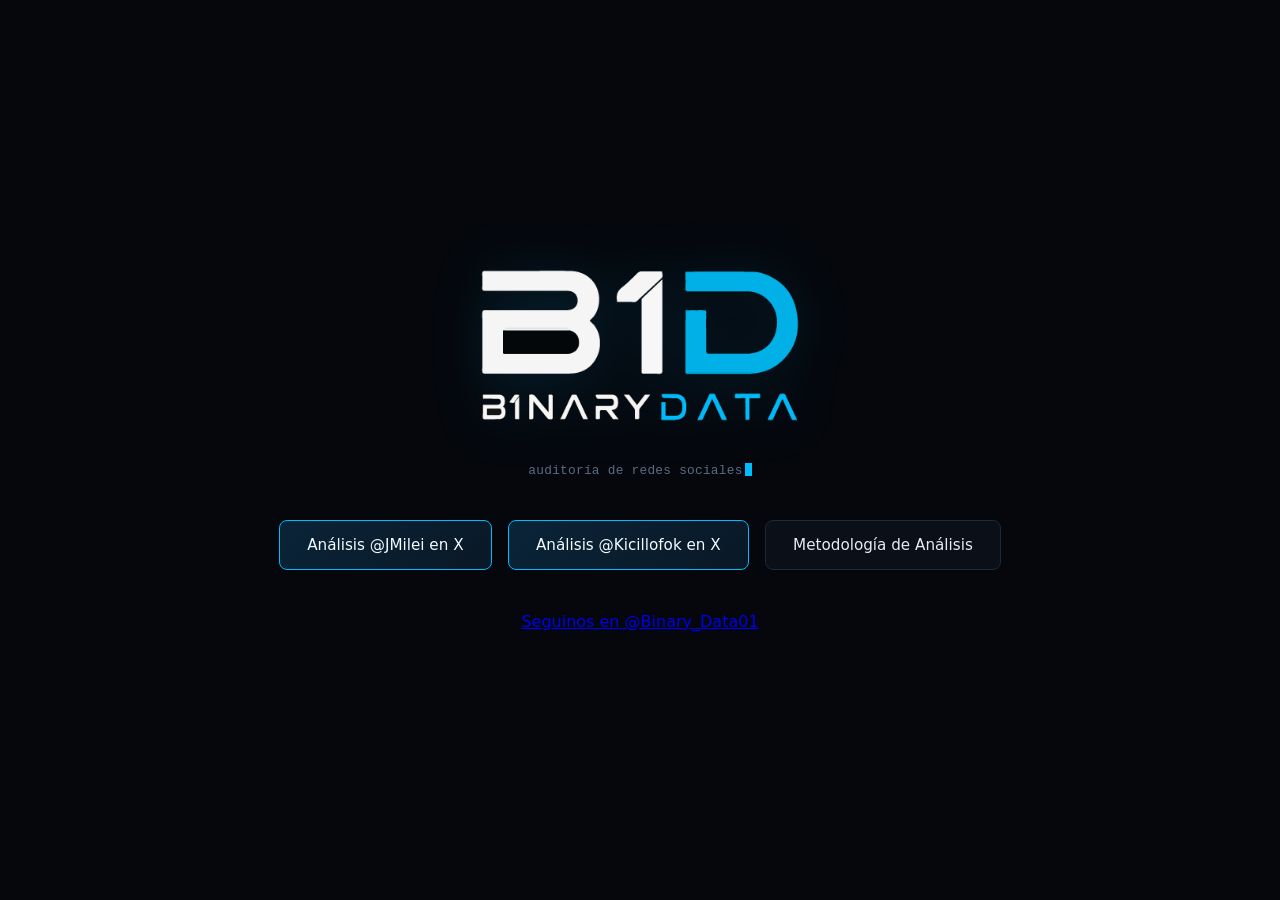
<file: informes-bots/index.html>
<!DOCTYPE html>
<html lang="es">
<head>
<meta charset="UTF-8">
<meta name="viewport" content="width=device-width, initial-scale=1.0">
<meta name="description" content="En Binary Data realizamos auditorías y análisis de datos de redes sociales a gran escala para que puedas tomar la mejor decisión.">
<meta property="og:type" content="website">
<meta property="og:url" content="https://bin-dat.com/informes-bots/">
<meta property="og:title" content="Binary Data | Auditoría y Análisis de Redes Sociales">
<meta property="og:description" content="En Binary Data realizamos auditorías y análisis de datos de redes sociales a gran escala para que puedas tomar la mejor decisión.">
<meta property="og:image" content="https://bin-dat.com/img/share.webp">
<meta name="twitter:card" content="summary_large_image">
<meta name="twitter:url" content="https://bin-dat.com/informes-bots/">
<meta name="twitter:title" content="Binary Data | Auditoría y Análisis de Redes Sociales">
<meta name="twitter:description" content="En Binary Data realizamos auditorías y análisis de datos de redes sociales a gran escala para que puedas tomar la mejor decisión.">
<meta name="twitter:image" content="https://bin-dat.com/img/share.webp">
<link rel="icon" type="image/x-icon" href="../img/favicon/favicon.ico">
<link rel="icon" type="image/png" sizes="16x16" href="../img/favicon/favicon-16x16.png">
<link rel="icon" type="image/png" sizes="32x32" href="../img/favicon/favicon-32x32.png">
<link rel="icon" type="image/png" sizes="192x192" href="../img/favicon/android-chrome-192x192.png">
<link rel="icon" type="image/png" sizes="512x512" href="../img/favicon/android-chrome-512x512.png">
<link rel="apple-touch-icon" sizes="180x180" href="../img/favicon/apple-touch-icon.png">
<link rel="manifest" href="../site.webmanifest">
  <link rel="stylesheet" href="../css/styles.css">
<title>Binary Data | Análisis y Auditoría de Redes Sociales</title>
</head>
<body>
<main>
  <svg viewBox="0 0 921.5 600" preserveAspectRatio="xMidYMid slice">
    <defs></defs>
    <path d="M922.2-71.4c-13.43656-.412-26.48915,5.62324-35.99986,14.90046-14.855,13.16536-29.04824,42.71862-47.9996,46.90013-17.572,1.75686-29.56248-18.48017-40.00091-29.9-29.18831-35.737-40.50058-23.80184-63.99953,7.89994C717.36217-9.113,702.9969-3.10112,678.1999-18.80068c-9.80071-5.794-20.17021-13.15093-31.99991-13.29919-21.53446.34057-37.32314,19.99687-60,8.99916-23.38951-10.14357-39.21427-55.75048-67.99964-38.69961C498.937-51.89154,479.02251-12.143,458.20042-16.39949c-11.45371-3.33172-19.31009-13.99176-28.00056-21.50037C413.92368-52.97929,402.31529-44.67435,390.2-29.99949c-9.99742,11.65631-18.84148,25.89031-31.99977,34.29966-18.84346,10.84032-34.29633-12.23026-52.00044-15.59961-9.15219-2.33868-18.91.39229-27.99975,1.69967-13.97887,2.1049-26.77544-5.99233-40-8.90051-25.62086-6.35959-41.05658,16.23289-64,12.60093-25.66962-6.55755-37.99794-30.49476-68.00018-15.79995-11.469,5.43541-23.12182,12.3855-36,13.69907C38.95149-5.59716,16.01128-31.37117-5.8-49.9" fill="none" stroke="#396f9c" stroke-dasharray="8 5"/>
    <path d="M922.2-56.3a56.94513,56.94513,0,0,0-36,12.60012c-14.53055,10.97908-29.409,37.51327-47.99959,38.70049-17.535-1.107-28.95878-21.385-40.00088-33.1-34.37177-42.28981-48.22773-1.69194-71.99957,23.8-15.17058,16.46925-30.61237,13.269-48.00013,2.49878C669.6424-16.81079,660.42445-23.07,650.2-23.5c-22.089-.35286-37.08827,26.6514-60,20.6-26.02393-7.27763-40.04983-64.55317-67.99962-53.8006-23.35574,11.24147-32.78865,42.10628-56,52.80116-15.69881,4.14511-25.8689-13.21158-36.00068-22.2-13.07129-13.02322-23.6025-12.90669-35.99967.90009C383.38367-13.56468,374.59275.985,362.20014,11.1001c-16.20165,13.09869-30.341-2.107-44.00021-10.90058-6.9496-4.44042-15.65447-7.58087-24-6.79922C287.71877-6.15244,280.66752-4.103,274.2-3.50006c-9.34789.98225-18.92261-2.18495-28-3.90008-20.23839-3.97656-34.479,6.7327-51.99982,14.10089C164.92935,19.50593,146.38282-18.809,118.2-17.10041c-12.61817.69626-23.98422,8.03261-36,11.20034C48.334,4.54672,20.14637-19.465-5.8-37.6" fill="none" stroke="#396f9c" stroke-dasharray="23 2"/>
    <path d="M922.2-39.1c-14.04.007-28.65536,3.55258-39.99989,12.10028-15.13446,10.18256-31.53287,34.08971-51.99971,23-20.18208-10.4688-36.22226-50.58582-60-45.90088-24.44324,8.54316-32.33009,41.53223-56.0006,51.8003C691.84,10.00314,674.946-13.38164,654.20006-16.40042c-30.30464-2.485-50.05055,53.57238-80.00013,18.59989-12.61224-13.14236-28.55912-54.67817-47.99936-52.39994-21.39506,5.4936-35.01355,39.4101-52.0011,53.59978C445.478,28.28,433.26837-31.16834,406.20014-24.10063c-6.21795,2.33463-11.72848,8.10152-16,13.00081-8.98756,10.157-17.10208,22.42577-28,30.69989C345.88745,32.10033,330.93281,14.17158,318.2,5.09948,311.424.2022,302.69562-3.39677,294.2-2.49964c-10.55386,1.20262-21.23322,5.32248-32,4.39928-21.92555-2.15679-32.92833-.09792-51.99983,11.601-22.17142,13.86705-34.99359,13.9364-56.00005-2.50139C144.42533,3.7228,134.2838-4.7949,122.2-7.7999,110.18133-10.72681,97.77227-6.35379,86.2001-3.39974,73.25632-.18466,59.24117.43781,46.2-2.60024,27.78866-6.61468,11.108-16.39235-5.8-24.3" fill="none" stroke="#396f9c" stroke-dasharray="24 4"/>
    <path d="M922.2-20c-13.47139.34546-27.77378,1.31331-39.99994,7.5001C869.3-6.75364,857.17355,4.80441,842.2002,3.60023c-32.05478-4.4394-48.32175-70.92042-84.00009-35.1995C741.7454-16.71348,728.32642,13.8032,702.20044,9.70061,686.0963,7.05175,673.82923-5.93151,658.2001-9.80031c-27.63938-4.53285-39.38884,31.47642-64.00025,36.89987-19.35218,1.91811-30.909-27.83129-40.0004-41.399-6.81777-10.14123-14.00345-26.14263-27.999-26.5011C508.5262-37.75549,493.90032-6.7464,482.19939,6.49932c-18.848,24.05407-30.18763,18.04535-47.99931-2.69994-6.48068-6.89065-13.84507-16.19935-24-16.89947C388.17237-11.05484,376.9236,25.904,354.1998,30.09958c-16.68629.90652-26.77985-16.40443-40.00012-23.89889A30.425,30.425,0,0,0,290.2,2.20054c-6.42219,1.68687-13.47888,4.18337-20,5.49942-6.34586,1.11247-13.60428,1.28065-20,2C233.76256,11.14753,219.69388,20.957,206.2002,29.60041c-14.98621,9.584-28.91052,10.919-44.00011.29889C143.543,17.35719,126.7344-3.37813,102.19981-1.99967,88.97134-1.261,75.51055,1.58574,62.2,1.09958,39.06822,1.05377,16.5136-5.58293-5.8-10.9" fill="none" stroke="#396f9c" stroke-dasharray="11 3"/>
    <path d="M922.2,0c-14.06338.09731-30.64875-.88817-44.00129,3.10029-17.22254,5.03642-31.89948,11.14245-47.99864-.701-15.48757-9.81861-28.75382-35.19743-47.99964-35.29993-20.19241,3.19023-32.85851,27.04845-48.00086,39.2-15.14448,13.47626-31.46469,11.1713-47.99968,1.8C677.24652,3.15963,668.319-3.56059,658.2-5.9c-12.735-2.85113-23.69833,6.67925-32,15.10034-21.26136,21.9151-37.79119,45.50129-59.99972,8.69916-9.27461-12.65925-25.35869-55.04228-43.99977-48.79975-23.47008,10.80186-35.676,55.27641-60.00034,63.10053-11.96526,1.63545-20.587-9.72368-28.00027-17.4002C425.05632,4.62081,412.4924-9.21739,398.2.90066c-18.51621,12.87577-34.59938,46.18428-60,25.29869-10.35065-7.73741-19.22265-19.25883-32-23.09945-11.02464-2.809-21.92276,3.44256-32.0001,7.1C265.31047,13.40761,255.29442,14.54174,246.2,17c-20.787,5.17216-35.49059,23.5758-55.99966,29.10075-9.65377,2.25489-19.9811-1.32713-28.0002-6.70112C147.10587,29.3159,134.4417,15.094,118.2,6.7a61.37693,61.37693,0,0,0-20-5.79977C91.28146-.24289,3.3368.49577-5.8.3" fill="none" stroke="#1b8efb" stroke-dasharray="11 4"/>
    <path d="M922.2,20c-18.63657-.37017-37.295-4.61473-56-3.19941-46.60907,4.571-57.07375-49.42844-88-36.30128C754.7686-7.69627,740.58087,27.43639,710.20014,21.59991c-14.65832-2.89374-27.302-11.76184-40-19.10024-29.50795-17.76954-45.44331,14.88327-64.00031,32.10063-23.52751,23.97605-35.67186,1.61463-48-18.90072C550.70834,4.359,538.83215-24.55594,522.20051-20.40054c-18.75053,7.88236-31.805,40.1063-48.00114,54.59986-29.90017,28.12966-43.25461-33.14483-71.99926-25.4C384.36845,15.36168,371.86555,41.69481,350.19983,33.7c-18.64965-7.26758-29.77446-32.55847-51.99969-29.90043C289.80867,5.28922,281.86545,10.22493,274.2,13.7c-7.53853,3.435-16.13347,6.04715-24,8.59993-17.72292,5.02747-32.15706,17.32635-47.99967,26.10068C161.799,70.177,136.18782,11.76556,98.19968,3.00062,80.06308-1.57714,60.68572-1.80475,42.2.5998,26.10838,2.83513,10.11178,7.31916-5.8,10.5" fill="none" stroke="#1262ae" stroke-dasharray="31 4"/>
    <path d="M922.2,39.1c-15.1026.205-29.61665-5.37535-44-9.20017-11.89183-3.141-24.73976-4.71587-36-9.89983C832.06856,15.33269,822.91079,7.84,814.20007.99986,800.58225-9.81393,788.598-13.08595,774.2-1.59932c-20.53381,16.2535-34.17858,39.72743-64,28.19855-15.76877-4.82134-29.45365-14.81476-43.9997-22.19971-27.686-14.3263-43.48389,16.823-60.00048,33.50056C599.19868,45.11772,588.93,55.17024,578.2,49.49963,558.24573,36.04308,552.65945,8.76968,534.19966-6.29969c-10.57749-7.8317-21.08441,1.40357-27.99959,9.50028C499.32146,11.2012,492.624,20.93918,486.2,29.3c-7.2605,8.75629-15.7601,20.00659-27.99989,21.00008-21.50458-1.4501-30.35452-30.044-52.00013-31.3-15.15707.7778-25.26842,15.81944-40.00011,18.29951-23.52,2.44434-35.3237-25.14494-55.99992-31.19921-8.24867-2.34657-17.00469,1.24353-23.9998,5.50007-7.63222,4.45783-15.83369,9.4544-24.00018,12.89939-11.96538,5.075-24.77145,9.4403-35.99983,16.10037C213.645,47.6876,201.02189,57.08237,186.2,58.29992c-28.09309.60456-46.88251-24.68906-68.00016-39.49943C98.18473,3.06792,71.14066-3.74266,46.19991,2.00029,28.13225,6.17622,11.511,15.45064-5.8,21.8" fill="none" stroke="#396f9c" stroke-dasharray="27 5"/>
    <path d="M922.2,56.2c-15.82593.39858-30.116-7.786-44-14.30022C865.12474,35.8,850.89583,31.31134,838.2,24.4c-24.36434-12.81246-37.48636-32.67017-63.99987-9.69945C753.56039,32.17923,742.36256,46.976,714.20005,32.69929c-9.24171-4.21113-19.19176-8.3108-28-13.39936-9.04328-4.79375-18.068-11.1503-28-13.99995C636.62856-1.28894,622.384,21.12684,610.19989,35.1,593.92243,54.243,580.9482,66.88709,562.20015,41.69943c-9.997-11.473-22.48283-40.73649-39.99962-38.3-17.55132,5.74726-30.16033,30.92673-44.0011,43.39985-8.47443,8.59566-20.34134,14.86009-31.99951,8.4C427.48908,44.59117,414.58541,21.128,390.2,33.70072c-9.76262,4.72467-21.28905,9.31859-32,4.89865-20.3319-7.72454-35.77863-38.76241-59.9997-30C286.86194,13.51354,277.1,22.34371,266.19984,28.09967,254.83273,34.37767,241.961,38.47342,230.2,43.89989c-16.41814,7.52552-33.11753,18.67172-52.00007,16.29977-27.23123-3.60356-46.39864-26.11166-68-40.89935-19.19253-14.05423-45.19935-22.40588-68-12.29969C25.39948,13.84812,10.57831,25.28748-5.8,33" fill="none" stroke="#1b8efb" stroke-dasharray="23 2"/>
    <path d="M922.2,70.5c-13.14042.40658-25.27278-6.20721-36-13.10028a280.72044,280.72044,0,0,0-28.0001-15.99963c-9.19564-4.521-18.99254-9.11048-27.99985-14.00024-9.70314-5.208-20.46462-12.38055-32-10.39982-24.23341,5.09917-40.25886,41.67285-68,28.99962-6.656-2.99282-13.47229-7.45723-20.00013-10.69958-9.10545-4.5635-18.94261-8.94225-27.9999-13.60015-16.14734-8.47976-35.378-20.45663-51.9999-6.29929-14.87924,11.95044-24.46989,30.08728-40,41.2995-12.78478,8.93679-23.85752-.88366-32-10.80074-9.5201-10.35572-19.90222-30.15681-35.99964-28.69994-18.73593,5.33462-31.945,29.74048-48.00093,41.09989-9.62451,7.56086-20.97158,9.771-31.99956,3.7-13.97767-7.62224-26.64687-22.22058-44-19.999-6.46617.81187-13.496,2.92092-19.99992,3.49962-11.98686,1.277-23.25433-5.31622-31.99983-12.90034-8.7646-7.18906-17.32115-16.26329-28.00009-20.59966-11.32309-4.81514-23.17717,1.99317-31.99991,8.90059-8.79976,6.60881-18.06857,13.843-28.0002,18.69939C246.87812,45.3034,234.043,48.41251,222.2,52.80005c-12.79415,4.5817-26.20213,9.57705-40.00007,9.29966-41.37069-.24379-66.56542-40.15807-103.99981-51.5C45.23186-.84338,20.85029,31.39911-5.8,44.8" fill="none" stroke="#396f9c" stroke-dasharray="15 2"/>
    <path d="M922.2,81.4c-20.388.972-35.71863-15.18207-52.00023-24.99978C858.92246,49.18555,846.35514,43.343,834.2,37.8c-9.95434-4.316-20.76686-10.49463-31.99993-8.59994-15.959,3.45579-26.24162,18.31056-40.00027,25.99968-21.875,12.74038-37.56329-9.637-55.99986-17.80008C695.8212,32.6428,684.55,28.72381,674.2,23.8999c-11.12753-4.7459-23.59139-11.44417-35.99994-8.2-25.33731,6.32514-44.77261,62.65907-71.99974,46.00067-13.99-8.5463-22.92112-26.62111-40-29.60106-17.48176-.61115-33.98228,21.75978-48.00072,31.19985-10.06026,7.74251-23.72326,12.63032-35.9997,7.29991-13.33614-5.34059-25.18149-15.75841-40-16.89887-11.95185-.64218-24.93765,1.47833-35.99979-4.30085-19.75342-8.42374-37.89447-39.74185-59.99979-34.2C297.20343,17.83449,289.41114,24.585,282.2,30.3,272.50487,38.12961,262.06421,46.35475,250.2,50.59985,241.34935,53.88331,231.41651,55.50747,222.2,57.4c-7.76847,1.50582-16.15435,3.41054-24,4.5a106.79816,106.79816,0,0,1-52-5.1C130.70188,50.83658,116.44127,41.40154,102.2,33c-16.56518-9.52-36.91323-21.068-56.00009-11.89983C27.33935,30.47007,12.84337,47.18459-5.8,57" fill="none" stroke="#396f9c" stroke-dasharray="9 2"/>
    <path d="M922.2,88.8c-20.39424,1.5871-35.82676-14.45168-52.00018-24.29993-9.90109-6.42566-21.13143-11.48215-31.99989-16-8.92986-3.42906-18.3288-7.95187-27.99991-8.60016-14.5738-.3103-25.28746,11.48377-36.00012,19.70018C748.8784,80.64033,735.0278,59.02833,714.2,45.49937c-10.854-6.80969-24.02638-9.222-36-13.29938-11.846-3.45735-23.49259-9.95451-35.99989-10.60023-20.97548.66645-33.50482,24.59037-48.00053,37.09958-33.12073,32.31207-44.68372-16.92709-75.99955-10.1-22.68633,7.22143-39.35852,29.22977-64.00009,31.30039-12.664.85582-24.44682-5.48931-35.99988-9.69994-10.11894-3.85813-21.43448-4.41167-32.00009-6.19943-30.24945-4.56347-46.83453-41.32566-71.99955-43.80117-12.65684-.06-22.84376,9.81922-32.00044,17.40069-25.15676,22.25-35.25733,23.99512-68.00012,25.19935-23.84957,1.98272-48.3415,3.40886-71.99982-1.09937-13.82689-2.45978-27.41335-7.657-39.99995-13.8C91.83238,42.77932,81.32715,36.47747,70.2,33.1c-16.66562-5.74-31.50941,3.48406-43.99976,13.90071C16.20607,55.02432,5.72913,63.64428-5.8,69.4" fill="none" stroke="#1b8efb" stroke-dasharray="28 3"/>
    <path d="M922.2,93.2c-19.7465,2.514-35.77481-11.96076-52.00014-20.8a213.89251,213.89251,0,0,0-31.99992-14.2c-7.67909-2.80146-15.867-6.30993-24-7.5001-24.58122-3.15986-37.0781,28.12528-59.99979,25.70078-16.02294-3.91094-26.19476-19.09274-40.00045-27.10038-10.75733-6.59488-23.92714-6.97336-35.99988-9.20015C667.3952,38.25745,656.81315,33.76878,646.2,31.19982c-10.05133-2.46268-20.41757,1.62611-27.99991,8.20081-13.42159,11.07389-24.08854,26.604-40,34.39951-12.123,5.76375-24.86479-.83672-36.00015-5.80079-11.439-5.57414-24.57961-4.7402-36,.40138-13.28435,5.16148-26.21927,12.35477-40,16.1992C448.89163,90.0995,431.18463,85.65308,414.2,81.29922c-11.94319-2.83882-24.89249-4.00926-36-9.59935-21.22832-10.54046-34.46655-32.944-55.9996-42.80055-25.28644-8.90183-44.87864,27.98908-68.00083,36-12.69561,4.92166-26.83,2.24557-39.9996,1.40052-19.91955-1.10234-40.1117.65435-60,1.69981-17.25787,1.38984-35.42265,3.413-51.99995-2.90009-13.52317-4.63476-25.95635-13.263-40-16.39977C49.123,45.64076,36.37217,53.11494,26.2002,60.60025,16.15045,68.00287,5.74447,76.11612-5.8,81.1" fill="none" stroke="#1262ae" stroke-dasharray="21 3"/>
    <path d="M922.2,95.7c-18.5887,3.18323-35.53859-7.6972-52.00015-14.59989C858.60059,76.04369,846.09192,72.18059,834.2,67.89988c-8.81541-3.21465-18.42539-7.24518-28-6.19988-20.02727,2.16071-34.48275,29.8743-55.99976,20.00029-14.59039-7.52876-24.74035-22.43156-40.00031-28.90023-11.39641-4.42581-24.1481-1.58648-36-2.90015-12.2583-.79771-23.81449-6.92684-35.99989-7.90034-14.56065-.55672-25.84377,11.08832-36.00017,20.00032-17.04446,15.47094-31.68913,27.72255-56,21.09937-8.97782-2.174-18.76612-3.83089-27.99994-2.49909-17.48234,2.74461-34.60691,8.66228-52,11.89955-26.98216,5.95041-63.47955,4.54629-88.0001-8.99924-17.92765-10.88574-30.743-28.75831-47.99973-40.50064-34.897-23.14053-54.38843,34.51736-87.99987,32.59985-12.06589-.367-23.98156-4.82937-36.0003-5.79935-17.37132-1.66036-35.15416,1.261-52,5.39946-16.95587,4.63525-33.91046,14.557-52,10.90013C88.06881,83.46456,75.6808,74.717,62.20009,70.19986,36.76408,61.71149,16.80371,85.97314-5.8,93" fill="none" stroke="#1b8efb" stroke-dasharray="16 3"/>
    <path d="M922.2,97.8C908.83647,100.41332,895.1149,96.75575,882.2,93.4999,870.29273,90.51668,857.94876,87.5635,846.2,84c-19.253-5.61972-36.17544-18.86095-55.9999-6.89946C775.43156,85.45692,763.004,96.8629,746.2,85.3994c-21.893-15.26622-29.8399-32.46516-60-25.39871-7.7444,1.38579-16.21285,1.93684-24,.599-18.998-3.94857-30.1154-9.79047-47.9999,2.301C595.35505,75.32434,577.95784,93.80649,554.2,95.49984c-11.8664.31658-24.13131-1.39069-36-.39955-24.02254,2.1685-48.29965,4.2691-72,8.89985-23.31322,4.97136-47.24638,5.56071-68-7.90078C364.83827,87.41834,353.9697,74.79256,342.2,64.2c-8.75073-7.87029-19.43966-16.84219-32-15.59983C286.4753,51.936,274.00231,79.21008,250.2,82.4c-10.9595,1.13852-21.68379-3.89277-32-6.8-10.18108-3.09943-21.4518-4.34961-32-2.59974A110.87887,110.87887,0,0,0,146.2001,87.50019c-12.79923,7.08489-24.94233,17.75588-40,19.29993-14.42867,1.2116-27.5922-6.87442-39.99995-13.10031C39.35909,78.94613,19.70427,94.642-5.8,102.3" fill="none" stroke="#1262ae" stroke-dasharray="20 5"/>
    <path d="M922.2,100.9c-11.64984,2.02742-24.23766,1.37137-36,1.1-11.92755-.26467-24.36746-.60283-36-3.5-18.73665-4.00756-35.92255-21.27052-55.99978-14.70007-8.22316,2.66047-15.906,8.061-24.00022,11.00024-11.82816,4.54522-22.97609-1.33329-31.99991-8.80076-11.39554-9.13034-24.19171-21.08885-40.00016-18.599-7.90667,1.193-16.09654,4.00664-24,5.19961-13.36624,2.66819-26.68554-2.89575-40-2.60046-11.71779.585-22.23367,7.43633-32,13.30054-11.40621,6.96359-23.47453,13.85235-36,18.59987-11.31368,4.48274-23.98693,4.90684-36,5.09989-20.06426,1.163-43.98263-.4913-63.99994,1.69936-20.22382,2.22614-39.30978,13.73692-59.99994,11.50112-47.55633-3.78357-69.2421-72.93893-107.9999-55.6008-16.472,7.2491-28.86151,24.88749-48.00012,25.30061-11.26705-.2011-21.66207-6.249-32-10.00027-20.25089-8.2578-42.44119-1.952-60,9.70076-9.87378,6.33645-19.1092,14.69235-27.99993,22.2995C121.24205,119.5269,110.44484,127.27665,98.2,127.3998c-20.77695-.31623-36.07058-18.27549-56.00006-21.99939C26.19875,101.71128,9.69811,106.34694-5.8,110.3" fill="none" stroke="#396f9c" stroke-dasharray="26 3"/>
    <path d="M922.2,106.4c-14.54728,2.05046-29.57366,2.98154-44,5.90037-20.52109,3.917-34.42279.19034-51.99992-10.30108-7.343-4.0706-15.43089-8.69716-24.00022-9.1991-9.89812-.63582-19.2108,4.69942-28,8.49983-32.99138,15.1993-45.38245-30.89869-80.00006-22.49965-10.48993,2.583-21.1041,6.89709-31.99991,7.49941-11.88347.39648-24.412-2.02038-35.9999,1.70062C615.20755,91.30418,604.70606,97.18408,594.2,101.7c-17.82824,7.37567-36.6357,14.0872-55.9999,15.60021a287.91014,287.91014,0,0,1-36.00007.29991c-10.50033-.47874-21.49011-1.94224-32-.9-15.578,1.22865-29.61856,9.36311-44,14.70015-23.35383,9.294-46.93519-2.53888-63.99978-18.601-23.01093-19.36184-43.56864-48.82213-76-28.199-11.98309,7.12382-25.38259,16.17672-40.00043,12.29924-16.19435-4.45879-30.52335-16.62111-48-15.99907-28.91159,1.72532-48.8236,26.3909-67.99989,45.29947-37.20764,37.81187-50.63377,14.32858-87.99987-4.50046A71.07779,71.07779,0,0,0-5.8,116.4" fill="none" stroke="#1262ae" stroke-dasharray="14 4"/>
    <path d="M922.2,115c-9.22446.89984-18.9951,1.70385-28,4.00015-9.25007,2.37394-18.62811,6.20192-28,8.09984-31.70141,6.3598-45.19552-25.46695-71.99981-22.40067C783.19548,106.58506,773.38587,114.00255,762.2,115.1c-12.23658.82955-22.486-7.9255-32.00011-14.40006C707.06775,84.6744,694.85654,89.404,670.2,96.90071c-11.64107,3.28353-24.28279,3.303-36,6.19921-12.2499,3.08048-23.83611,9.4412-36,12.8-10.26532,3.0566-21.4155,4.15909-32,5.5a259.81044,259.81044,0,0,1-56,3.79964c-24.19749-1.19619-41.52768-4.81383-63.99983,7.80112-10.26312,5.26258-20.5347,12.15665-32.00017,14.4992-28.82211,5.13284-51.18786-18.57-71.9999-34.69985C330.748,103.80846,317.54271,93.7451,302.2,94.60014c-12.5052.65552-23.8617,7.76968-35.99992,10.09992-33.30461,5.62805-49.3325-33.27546-88.00011-11.49944-20.90555,12.42915-34.994,33.44689-52,50.29929-18.78246,19.209-36.37027,26.1474-59.99983,9.09943C44.47807,138.55811,22.29692,115.90917-5.8,121.7" fill="none" stroke="#1b8efb" stroke-dasharray="12 5"/>
    <path d="M922.2,127.1c-9.24639.1941-19.11047.62961-28,3.40011-22.16125,7.42246-37.2,18.85954-60,4.6992-12.26061-7.26407-24.61056-19.16767-39.99994-16.699-8.1733,1.52377-16.155,5.72632-24.00009,8.29976-18.366,6.51129-33.049-9.13322-48-17.00057-19.89367-10.99489-35.5219-8.06358-56-1.29874-7.8132,2.38829-16.31515,4.71929-24,7.49928-7.96271,3.05937-16.23354,7.09377-24,10.60007-25.01054,12.34035-42.44062,3.36282-68.00012,3.89948-23.81815,1.28586-48.2208-1.487-71.99991-.0002-13.07825,1.4255-25.21837,8.129-35.99994,15.30075-12.97182,8.54436-27.67377,18.56889-44.0001,15.99965-21.04505-3.49991-38.59388-17.38928-56-28.79953-9.89749-6.73523-20.342-14.09534-31.99994-17.40011-15.61009-4.9765-32.11431,1.00437-47.99995-.59991-12.98815-1.24057-24.59449-8.48129-35.99988-14.20049-25.21542-13.59014-45.28094-4.24766-64,14.90089-19.82513,18.75876-42.71254,58.80355-71.99964,59.70014-15.61808-.43717-28.27774-11.90242-40.00049-21.0006C33.9876,141.61541,16.6766,123.637-5.8,126.8" fill="none" stroke="#1b8efb" stroke-dasharray="17 4"/>
    <path d="M922.2,142c-39.23927-5.51627-51.59659,20.91691-80,10.90062-15.75667-6.1504-29.64577-22.10543-47.99993-18.30028-8.1201,1.668-16.04434,5.91785-24,8.09975-20.04221,5.64395-35.50131-11.87624-52.00019-20.0001-22.471-12.44457-41.43666-11.096-63.99983.00072-15.18605,7.06752-28.26024,18.86488-43.99988,24.79944-18.08145,6.6935-35.10565-5.1891-52.00011-10.00073-8.94073-2.58327-18.77765-3.01792-28-3.69932a243.26037,243.26037,0,0,0-36,.2c-30.12186.68921-44.79388,17.124-67.9997,32.50056-14.15111,9.27047-28.23353,10.02953-44.00036,4.49856-22.733-6.85775-42.79384-20.43059-63.99982-30.69951-18.71142-9.48015-40.34472-10.1722-60.00024-16.69938-12.4713-4.2178-23.87421-11.9065-35.99978-16.9006-23.20256-10.575-43.89835,1.91741-59.99991,18.70088-20.457,19.74755-44.3568,60.40037-75.99978,58.00007-15.61586-2.21808-28.30707-13.54453-40.00049-23.30054C31.08738,147.56747,15.65618,129.47174-5.8,131" fill="none" stroke="#1b8efb" stroke-dasharray="26 3"/>
    <path d="M922.2,158.7c-40.41887-10.95072-50.3275,15.41223-80.00007,7.00069-14.33973-5.12712-27.80943-17.1832-43.99992-14.30038-9.545,1.53572-18.58156,6.689-28,8.69962-13.35016,2.83881-25.56508-5.09859-36-12.40043A299.74308,299.74308,0,0,0,706.19993,130.3c-19.89719-10.9914-37.9884-9.83157-55.99986,4.00062-21.09017,15.109-39.88595,43.80425-67.99984,24.799-12.67854-8.1362-24.94042-18.553-40.00035-21.89944-28.06848-6.56929-60.08639-3.20093-84,13.69931-16.97073,11.48264-31.23006,29.32272-51.99971,33.90073C394.282,187.01068,381.832,184.04017,370.2,181.5c-26.78192-6.1587-51.30736-19.29332-75.99992-30.90018-17.36007-8.23376-35.08335-16.47326-52-25.59987-22.74251-12.511-40.37853-18.64-64.00008-3.19925-40.39922,27.17543-68.458,96.33525-123.99984,51.39883C35.21412,159.98407,19.34762,135.24379-5.8,135.2" fill="none" stroke="#1262ae" stroke-dasharray="8 5"/>
    <path d="M922.2,176.1c-18.1517-6.05713-29.62913-7.908-48-1.49926-7.61492,2.31883-15.959,4.78535-24,4.39914-15.07082-1.25516-28.48347-12.06226-44-10.4995-23.37366,3.06258-36.05687,18.62794-60,2.69895-12.11363-8.11387-24.03159-17.37856-36-25.69924-12.511-8.69107-28.32775-18.68731-44-12.69979-18.288,7.82658-29.32632,26.19367-44.00031,38.79941-13.84732,12.30964-26.08953,12.23021-39.9997.19973-11.76686-9.98747-21.93647-23.02406-36.00009-29.99925-26.32034-12.98776-56.56886-5.24813-80,10.30019-37.00619,26.55307-43.99409,50.34461-96,43.899-22.27809-1.67866-44.689-7.17575-63.99974-18.69965-30.2274-17.15786-75.73814-60.57315-112-50.2-47.00034,13.72867-75.74754,88.5869-132.00034,56.29985C39.19212,172.1071,20.5352,140.688-5.8,141.20008" fill="none" stroke="#396f9c" stroke-dasharray="16 2"/>
    <path d="M922.2,193.5c-14.33693-5.84093-28.21519-11.49129-44.00013-8.39924-7.80241,1.29955-16.06757,3.47516-23.99993,3.79912-9.43371.28089-18.814-3.08956-28-4.60014-17.26535-3.48572-31.85821,6.08555-47.99989,9.701-15.29877,3.35852-28.76379-6.52662-40.00005-15.60125-12.03577-9.377-23.80122-19.9363-35.99993-29.09959C669.96,124.56568,654.72166,144.00947,634.2,169.90055c-8.5136,9.89915-17.86007,23.49041-31.99967,24.5998-21.59456-1.00068-38.07592-40.73025-60.00079-51.79972-10.76642-5.90431-23.97423-8.37141-35.99954-5.40048-16.11684,4.20324-31.18117,13.10361-44,23.59966-19.02119,15.45871-35.427,36.60966-59.99994,43.30008-11.58483,3.17816-24.058,3.83921-36,4.4-16.02031.74557-33.05132.44827-48-5.99982-18.39194-7.79216-32.633-22.9143-48.00008-35.2-14.04858-11.42866-30.34015-20.93426-48-25.39994-29.98907-8.15775-57.22258,12.05957-79.9996,29.00024-39.51516,29.6514-70.69762,28.88192-108.00018-4.10123C22.78042,157.48311,9.8975,146.40385-5.8,146.89994" fill="none" stroke="#396f9c" stroke-dasharray="2 3"/>
    <path d="M922.2,210.4c-15.17973-6.70027-30.81448-15.33507-48.00013-13.69929-9.14891.64872-18.83682,1.74432-27.99989.79925-9.14144-1.0476-18.90283-2.44882-28-.29956-17.199,3.57152-33.75879,17.9085-51.99987,11.49947-9.02922-3.07582-16.87827-9.88536-24.00008-16-10.62952-9.16849-21.4876-19.00183-32-28.3-12.87107-11.23789-30.53731-26.33638-48.00016-15.29918-20.05056,13.53535-29.192,38.51681-48,53.39927-32.62834,23.71142-48.87361-56.81353-88.00025-63.09931-21.00619-4.85485-40.13208,9.334-55.99981,21.2992-18.86205,14.51289-34.46523,34.07516-55.99977,44.90024C401.76856,211.862,387.79,215.33038,374.2,217.99982c-13.05206,2.49456-26.65406,5.06134-40,4.50016-30.84223-1.62251-48.75251-30.65586-72.0001-47-23.71644-17.52549-56.22174-22.67925-83.99984-12.49976-16.623,5.52975-31.83644,15.17872-48,21.7997-21.19545,9.05545-46.39229,13.11317-68,3.1997-9.91565-4.20454-19.3437-10.76329-28-17.09978-11.59306-8.50642-24.77545-18.6088-40-16.9" fill="none" stroke="#1b8efb" stroke-dasharray="17 3"/>
    <path d="M922.2,226.1c-9.49078-3.77455-18.64535-9.54535-28-13.60007-11.20979-5.03572-23.85318-6.23456-36.00012-6.19959-6.44094-.32249-13.55563-.91782-19.99993-1.00031-24.74333-1.11784-43.551,25.46154-67.99986,16.80054-9.12152-3.56772-16.97833-10.78016-24-17.40076C738.49771,197.31887,730.03087,189.53844,722.2,182.3c-26.418-24.39548-48.588-46.54226-75.9998-8.69941-11.15856,13.20833-25.78869,43.66438-43.99957,45.3-32.61543-2.40753-45.73588-94.22662-100.00089-72.70027C473.302,160.40122,453.02249,187.3276,426.2,204.59984,410.29844,214.52429,392.00288,220.41433,374.2,225.9c-14.22142,4.14378-29.02215,9.041-44,8.7001-30.54486-1.927-47.038-33.47063-72.00048-47.29953-24.88016-13.54163-56.88912-11.83179-83.99949-7.10121-31.52911,6.52829-63.369,18.269-96.00017,13.60035C63.89955,191.23316,50.49567,184.08,38.2,176.59987c-13.12069-8.15193-27.73665-18.49417-44-15.5" fill="none" stroke="#396f9c" stroke-dasharray="21 5"/>
    <path d="M922.2,240.1c-15.39194-5.54192-28.50239-16.62817-44-21.90008-14.03242-4.02162-29.43045-6.79886-44-4.60043-21.65471,4.07621-40.74263,30.76689-63.99991,17.90025C759.32182,225.45957,750.88276,215.07779,742.2,206.4c-8.78021-8.87378-18.42984-17.88774-28-25.9-11.24451-9.09364-24.54108-20.40831-39.99982-18.40018-24.85513,4.55721-38.53964,41.83769-56.00072,58.69951-35.41182,36.24426-52.17856-55.42425-87.99988-67.99885-19.40843-8.75966-38.07575,6.00317-51.99937,18.30009C463.96206,183.181,450.05208,196.4988,434.2,206.5c-16.08462,9.79361-34.54281,15.50344-51.99987,22.30029-23.91048,8.25681-52.06011,24.3515-76.00006,7.99955-23.57277-15.74247-40.738-40.54005-72.00029-39.999-10.15162-.48841-139.47947.54592-147.99972-.60053a87.49024,87.49024,0,0,1-23.99994-6.10043c-10.755-4.46952-21.57583-10.11714-32.00008-15.2998-10.98039-5.43174-23.75978-9.60107-36-6.2" fill="none" stroke="#1262ae" stroke-dasharray="14 5"/>
    <path d="M922.2,251.9c-21.38226-6.87-37.72-25.00976-60.00017-29.79955-10.2576-2.90819-21.91475-4.41059-31.99982-.10018-17.73131,7.57348-35.085,30.45249-55.99986,18.79932C763.04127,234.65209,754.637,223.77293,746.19993,214.5a204.7057,204.7057,0,0,0-24-22.9c-12.70744-9.72092-27.1277-21.19756-43.99982-20.50016-26.735,3.22149-39.473,36.78405-56.00067,54.7995-17.04363,20.34491-30.18973,14.9671-43.99941-4.8-12.95637-17.76035-22.248-39.77724-39.99973-53.49958-21.22592-15.55145-39.30987-3.62126-56.0002,11.70088-12.46944,11.2245-25.122,23.2818-40.00017,31.29926-17.6299,9.21831-37.70128,13.22346-55.99968,20.90073-14.631,5.54857-28.95381,12.98692-44.00018,17.39954a44.05442,44.05442,0,0,1-35.99994-4.20078c-10.981-6.40588-21.09139-15.17143-32.00016-21.69929-19.08658-11.926-35.12772-8.2765-56-6.29934-29.816,2.13508-59.01632-6.4753-87.9999-12.10083-18.3858-3.91784-37.78222-2.69256-56.00008-7.39944C47.93131,189.992,22.61091,167.872-5.8,177.7" fill="none" stroke="#396f9c" stroke-dasharray="21 2"/>
    <path d="M922.2,261.1c-19.56092-4.65551-34.05082-20.33111-52.00012-28.49984-13.50591-6.59781-30.4541-11.25431-43.9998-2.29943-14.37741,8.39454-29.88933,26.71773-47.99991,17.399-9.48625-4.9451-17.07189-13.96155-24.0002-21.8997-8.34075-9.94687-17.44572-20.33583-28.00016-27.99986C713.46161,188.744,698.22334,180.80758,682.2,181.29992c-29.63688,2.09073-42.00178,34.04186-60.00042,53.09964-19.91993,22.43867-33.62835,11.85881-47.99961-8.90009-10.03252-14.34435-18.83887-30.87659-32-42.69951-30.9848-27.1528-52.85612,5.70736-75.99995,24.50057a75.40392,75.40392,0,0,1-32.00018,15.89923c-11.87357,2.38224-24.36916,3.91062-35.99986,7.40036-13.64482,3.872-26.96576,9.88519-40,15.39989-25.91157,11.70449-39.53686,11.92523-63.99989-3.40076-9.8053-5.98911-20.4782-12.12228-32.00018-13.89907-12.07921-1.86389-24.33595,1.94842-35.99991,4.6-21.52918,5.32861-43.69452-.9423-64-8.20058-13.11318-4.83457-26.46194-10.3338-40-13.89964-10.317-2.859-21.47591-4.08114-32-5.89981a120.52036,120.52036,0,0,1-27.99993-8.80033C40.38111,186.30456,18.24068,174.84082-5.8,186" fill="none" stroke="#1b8efb" stroke-dasharray="21 5"/>
    <path d="M922.2,268.1c-31.35425-4.69586-63.94541-51.5014-95.9999-31.70034-13.14518,7.98045-27.108,24.53064-43.99991,17.20017-21.761-11.2251-31.75344-36.70847-52.00057-49.99937C717.46721,195.0832,701.40558,191.40771,686.2,192.5c-38.31639,2.67835-47.77671,42.20743-75.99951,60.00086-17.02134,9.52763-31.00041-8.83455-40.00035-21.10125C561.66473,219.90815,553.35154,206.88365,542.2,197.7c-28.04231-22.98086-47.38057,1.2552-67.99994,19.90055-9.8527,9.06422-22.32229,16.41132-36.00026,16.89891-10.38224.6248-21.6614-.52279-31.99978.80062a122.87843,122.87843,0,0,0-28,6.89988c-17.01763,5.72843-33.5935,15.77441-51.99991,15.70032-14.24727-.30062-27.059-7.97094-40-13.00051-25.64205-10.85724-40.13876.02248-64,6.90094-23.62426,6.00712-46.96123-5.7569-68.00017-15.30053C142.63819,230.99052,130.57693,225.247,118.2,221.8c-13.10631-3.79687-27.18317-5.47716-40-10.3001C48.48869,199.97113,27.00312,180.10234-5.8,198" fill="none" stroke="#1b8efb" stroke-dasharray="3 3"/>
    <path d="M922.2,273.6c-29.69686-4.44455-58.47224-37.84566-83.99978-35.90079-12.22628,2.02628-21.53492,11.67527-32.0003,17.5008-13.70507,8.4901-25.87464,1.88178-35.99989-8.40064-24.83755-26.29495-33.96443-50.997-76.00029-43.79861-14.13889,2.16324-28.664,6.56443-39.99962,15.59952-17.38488,12.61359-36.02237,47.92209-59.9997,43.10047-17.70519-6.01025-27.34578-24.90122-40.001-37.50006-37.01688-38.40207-52.83131-12.24945-83.99906,13.69978-28.70072,21.96934-47.63584-3.68052-88.00039,7.20012-14.73481,3.54972-29.06478,9.9261-44,12.69947-21.30214,4.15968-39.596-7.02644-59.99992-9.60079-15.84228-1.69848-30.26735,7.00556-44,13.601-28.17557,14.98739-54.18018-.64431-80.00023-12.70073-9.00821-4.31681-18.57457-8.94272-27.9999-12.29949-10.30029-3.55922-21.51788-5.76754-32-8.70005-36.99494-10.40233-60.10866-43.54032-100-18.60008" fill="none" stroke="#1262ae" stroke-dasharray="7 2"/>
    <path d="M922.2,278.2c-13.95131-2.9211-27.49257-8.76936-40-15.50006-11.7185-6.10025-23.10165-14.47853-35.99985-17.90029-15.34655-3.58973-27.27947,9.15524-40.00029,15.30055-14.1674,7.34808-26.29181-.99884-35.99983-11.20084-15.05166-14.72442-27.68023-40.54185-51.99963-38.69974-9.47383.7571-19.00373,4.24973-28.00046,7.10028-9.28913,3.0348-19.25207,5.97022-27.99993,10.40018-13.73774,6.85151-24.34839,18.92154-36,28.6-39.00473,34.28477-53.74531-6.134-84.00008-25.80066-12.80073-8.58635-27.07224-10.0997-39.99991-.8987C489.56063,237.96023,479.52754,250.60621,466.2,258c-28.05379,14.8567-48.34425-15.75118-92-5.59933-13.16637,2.59589-26.51964,6.58633-40,7.19916-10.58921.53971-21.62087-.761-32-2.80009-13.171-2.92193-27.63318-3.49211-40,2.70081-14.78648,6.82417-27.63189,19.01618-44,22.09949-15.31172,2.66828-30.21218-4.82631-44-10.5-19.374-8.84578-39.0534-18.03271-60.0001-22.4997-13.79652-2.78728-27.81614-6.993-39.99977-14.20066C45.97113,217.49558,26.11091,201.93348-5.8,223.5" fill="none" stroke="#1b8efb" stroke-dasharray="17 2"/>
    <path d="M922.2,283a235.74827,235.74827,0,0,1-59.99971-23.80073c-26.19076-14.87586-32.59032-5.02979-56.00017,5.80147-11.84089,5.32141-23.65187-1.44162-32-9.8014-15.936-14.02657-31.0082-44.01555-55.99971-36.69972-9.6043,2.88887-18.82653,8.24858-28.00044,12.20031-14.66974,6.452-30.91879,10.692-43.99986,20.30021-22.36262,15.71172-44.56928,36.87251-72,17.69913-18.65-11.82472-39.97511-34.99063-63.99984-25.99982C482.405,255.658,469.9856,288.07925,434.2,271.79918c-18.2022-7.73939-35.63935-15.857-56.0001-14.69851-18.535,1.16729-37.368,4.00919-55.99986,3.09876-15.90187-.30612-32.79491-4.17869-47.99993,2.20051-17.39,7.01918-30.39545,22.44512-48,29-17.95338,6.65724-35.84877-4.57262-52.00009-11.40006-17.82973-7.80317-36.688-13.96008-56.00009-16.69965-13.87331-1.78063-27.95032-5.62108-39.99976-12.90078C48.07583,231.07108,29.96582,211.83315-5.8,235.79984" fill="none" stroke="#1262ae" stroke-dasharray="7 5"/>
    <path d="M922.2,288.5c-18.67991-6.41418-38.57643-10.34076-55.99985-20.00034-29.29018-15.51874-32.62-8.54052-60,2.301-16.33417,5.30741-29.64735-9.02508-40.00025-19.60086-26.53221-27.88465-34.6864-32.57917-67.99971-10.59921-13.50126,8.93284-29.47719,13.39554-44.00045,20.19883-40.29991,22.15127-56.3395,35.08792-99.99958,9.49988-14.636-7.46354-31.9305-16.41689-48.00011-7.69862-16.37905,8.18917-28.89457,25.49493-47.99992,27.59956-12.85874.96635-24.86028-5.88743-36.00012-11.40023-12.47172-6.56405-25.92162-12.41633-40.00009-14.29965-19.46411-2.35044-40.3821-2.15554-59.99994-2.00076-11.88943.49131-24.50213-.29861-36,3.30036-18.71879,5.91151-31.931,21.987-48,32.4-18.858,12.99577-33.58,6.12462-52-3.30064-12.49529-6.4723-26.08327-11.8912-40-14.2992-21.30543-3.63194-44.53293-.09578-63.99987-11.30063C48.51515,248.98457,35.97076,225.01061-5.8,251.1" fill="none" stroke="#396f9c" stroke-dasharray="27 5"/>
    <path d="M922.2,295.1c-14.13067-6.04834-29.66052-8.72882-44.0002-14.0995-11.79739-4.351-23.26651-11.667-35.99975-12.90063-15.51539-1.65651-28.60611,11.13794-44,9.90044-23.08615-3.92474-34.96482-30.01312-56.00034-38.69968-19.96095-7.483-36.11271,11.30618-51.99988,20.29914-9.92578,6.05862-21.32526,10.22156-31.99989,14.7001-6.45821,2.85166-13.457,6.44808-20,9.10007-28.9233,12.51758-58.91788,12.64856-87.99985.69929-19.19068-7.51752-32.98973-13.57741-52-1.19853-14.46762,9.104-29.568,23.10232-48.0001,19.59912-11.452-2.23054-22.0179-8.64941-31.99994-14.39977-10.11625-5.71726-20.94074-11.3374-32.00006-14.99989-30.8234-10.2756-80.18287-12.75365-108.00006,5.89941-22.19873,13.79873-42.025,48.2889-72.00008,35.2008-14.88342-6.43187-28.25646-17.01575-43.99988-21.50007-24.8152-7.48848-51.802,5.07591-75.99992-5.60018-38.79589-19.26766-42.87272-48.11462-92-20.1" fill="none" stroke="#1262ae" stroke-dasharray="19 2"/>
    <path d="M922.2,302.8c-13.78764-7.13225-29.35749-9.9873-44.00024-14.69948-11.71064-3.87352-23.46823-9.97523-35.99974-10.50056-15.24726-.85931-28.69783,11.08527-44,8.60034-23.41242-5.23023-35.74189-32.65212-60.00009-36.00013-18.82843-1.28717-32.96811,14.26805-48.00019,23.19949-8.67127,5.65586-18.532,10.3707-27.99987,14.50021-8.99218,4.01493-18.38,8.67614-28,11-12.95426,3.22494-26.73622,3.26185-40,3.6001-11.771.2797-24.3867.971-36-1.4-17.14611-3.15307-34.2456-14.11263-51.99994-8.1996-18.72143,6.15355-34.87658,23.676-56.00015,20.0993-10.00654-1.77306-19.43307-7.16835-27.99987-12.3997-9.11716-5.48392-18.63547-11.53911-28-16.59985-31.47492-17.49315-67.51729-22.68087-100-4.59941-11.89337,6.40216-22.358,15.96179-31.99988,25.29955-12.92875,11.85911-28.78571,28.16225-48.00027,22.19959-14.50033-4.91005-26.48313-15.78457-40-22.69948-27.45167-15.52865-52.05006,2.29507-79.99995-1.59951C82.23857,300.79048,71.57419,293.44193,62.20011,286.2c-26.074-21.325-38.984-18.64719-68.0001-4.09984" fill="none" stroke="#1b8efb" stroke-dasharray="10 3"/>
    <path d="M922.2,311.2c-13.6982-7.4787-29.00224-11.5758-44.00026-15.49946C866.52594,292.42168,854.53911,287.4328,842.2,288c-14.992.4099-28.7652,11.54365-43.99993,8.1-22.32687-6.18532-35.59372-32.24807-60-32.90009-16.89648.11628-30.48558,12.159-44.0002,20.8A350.27929,350.27929,0,0,1,662.2,303.2c-8.619,4.87132-18.12776,9.63884-28,11.19991-14.49671,2.05675-29.45268-1.14324-43.99993-.09976-27.19955,2.96323-33.32437,4.2547-59.99994-4.80095-8.88164-2.76631-18.93373-4.01617-28.00006-1.39892C484.97885,313.11151,469.09868,326.862,450.2,323.79974c-18.06241-3.38169-32.87872-16.05621-48.00018-25.69933-32.2459-22.201-63.74271-36.56344-99.99967-12.99979-13.23652,8.44473-24.79083,19.91481-36,30.79946-12.817,12.18205-28.48337,29.314-48.00014,24.2-15.07839-4.58-26.89324-16.46423-40.00014-24.69981-25.65482-17.61384-45.00659-5.61575-71.99994-1.09971-33.19939,5.76943-45.179-21.59749-71.99961-26.90137C20.23524,285.78754,6.89149,292.90021-5.8,297.7" fill="none" stroke="#1b8efb" stroke-dasharray="15 2"/>
    <path d="M922.2,320.3c-12.30263-7.2366-26.11539-11.71079-40.00031-14.69937-10.47564-2.39769-21.19052-6.27339-31.99969-6.80071-15.33673-.75285-28.84728,9.46271-44,9.70038-26.19509-1.6817-40.57541-34.12155-68.00015-31.99968-21.90567,1.797-45.62051,21.18968-64.00014,32.89878C661.799,317.48268,649.5293,328.42121,634.2,329.9c-13.37318,1.17129-26.64278-4.05823-40.00006-3.79978-13.392-.19481-26.56452,5.74869-40,4.3998-16.38586-1.34644-31.339-11.49042-48-10.80007-19.27119,1.21161-36.17292,16.24812-56,12.99985-19.91427-4.26194-35.88815-18.70815-52.00022-30.29938-29.96977-22.40943-58.483-36.89557-91.99961-11.19976-23.27324,15.93422-51.56773,62.02494-79.99974,60.8-15.79184-1.51489-27.90916-14.11518-40.00064-23.20018-16.02368-13.08311-30.86611-20.85947-51.99985-14.79972-14.56824,3.23142-28.85209,10.17735-43.99989,10.09951-11.42242-.17775-22.26763-5.69427-31.99994-11.20038C33.6697,297.61854,19.84056,303.02239-5.8,311.80007" fill="none" stroke="#396f9c" stroke-dasharray="20 2"/>
    <path d="M922.2,329.7c-12.3262-6.85888-26.2867-10.406-40.00022-13.19952-11.72779-2.40306-23.86305-6.94055-35.99977-5.10031-14.75711,2.165-28.58377,13.44092-43.99992,9.59978-24.562-7.3238-39.11417-37.27048-68.00029-31.49919-20.62276,4.33669-39.396,16.20664-56.00009,28.7986-14.51588,10.77092-28.19408,28.2952-47.99953,27.20078-13.4104-1.15815-26.32418-7.92589-40.00022-7.09972-10.80394.60864-21.25773,5.52626-32,6.49964-15.48074,1.4738-29.43713-6.94524-43.99993-10.50053-21.92784-5.84332-42.13488,11.959-64.00007,7.40084-20.26547-4.77177-35.91236-20.3199-52.00024-32.6-28.12527-22.1656-56.25744-38.675-87.99959-11.79981C285.923,315.66149,258.99155,365.931,226.20045,363.0007c-15.8753-2.80444-27.95455-15.53184-40.00063-25.30036-13.15086-11.69162-29.43474-23.34269-47.99993-19.39963C127.33669,320.21055,116.5928,324.53842,106.2,328.1c-37.06618,13.18036-45.07171-6.35736-75.9999-9.30089C18.12783,318.53524,5.7768,321.30279-5.8,324.4999" fill="none" stroke="#396f9c" stroke-dasharray="4 2"/>
    <path d="M922.2,339.4c-12.66074-5.365-26.528-7.5256-40.00017-9.69955-10.46-1.85992-21.23922-5.83565-31.99982-4.80041-13.88893,1.25684-25.87712,11.39677-40,11.30009-27.82979-2.24337-41.99941-38.281-72.00025-35.29926-18.84461,1.87469-36.78066,11.101-52,21.9987-17.25907,11.97831-33.16307,40.05236-55.99941,38.101-9.63461-1.00406-18.7439-6.01647-28.00041-8.50049-16.60154-5.03153-28.44495,2.4958-43.99992,5.7007-15.36839,2.94739-29.72665-5.17381-44-9.40115-23.8566-7.22137-44.72132,9.82569-68,1.40065-18.5286-7.1108-32.65693-22.37108-48.00021-34.3999-28.94718-23.08415-56.5479-38.40986-87.99956-9.19977-23.18834,20.07174-44.248,60.76849-75.99972,65.70034-11.93017,1.19451-22.96939-5.88807-32.00042-12.901-16.745-12.47909-30.83181-31.2628-51.99983-36.20023-24.294-4.43872-45.12554,13.7204-68.0002,18.30034-14.77124,3.42229-29.656-2.55948-44-5.4-14.3302-2.21074-29.76564-2.31262-44.00009.60024" fill="none" stroke="#1262ae" stroke-dasharray="26 2"/>
    <path d="M922.2,349.4c-12.97272-3.41841-26.80073-2.68107-40.00007-4.39977-15.59255-2.45519-28.30608-8.01427-43.99991-1.59946-7.70216,2.75523-15.71377,6.91554-24.00007,7.49916-21.84265-.02758-35.00081-22.38195-52.00025-32.99928-22.97319-15.29172-51.79175-2.07976-71.99988,11.99924-18.73342,12.04994-37.25844,49.159-59.99942,45.90052C620.36959,374.26648,611.40928,368.40049,602.2,365c-16.31926-6.62984-28.75449.89664-43.99993,5.60069-12.01448,3.22593-24.53221-.73738-36-4.301-34.46076-12.607-51.85589,6.78511-80.00008-7.59926-17.882-10.098-31.57578-26.49178-48.0001-38.60027-32.68564-24.63472-57.04777-30.90007-87.9996.60031-21.1,19.94231-44.0094,59.77455-75.99978,59.30019C216.36045,378.9071,204.54266,369.61146,194.2,361.1c-15.95657-12.68037-30.3522-31.63769-51.99985-33.70034-27.04207-1.08078-46.835,21.95746-71.99987,27.7007-10.49129,2.12814-21.6326-.02372-32.00018-1.90063C23.77023,351.19768,8.80988,347.29852-5.8,349.39992" fill="none" stroke="#396f9c" stroke-dasharray="7 5"/>
    <path d="M922.2,359.2c-14.59393-.54261-29.44762,3.847-44,1.60012-28.68587-6.14948-28.82677-5.12989-56,3.4006-29.71284,6.39586-44.08769-30.83016-68.00035-41.3-21.939-10.14218-46.55818,2.16852-63.99981,15.89905-8.85769,7.35083-16.79258,16.97737-23.99981,25.90025-8.5871,9.8401-17.96294,23.04172-31.99984,24.40019-20.21953-.467-33.65932-22.645-56.00035-15.6996-14.05273,4.6789-24.24969,11.85883-40,9.59856-14.63775-1.55152-29.182-6.39556-43.99988-6.29913-14.59048-.0715-30.10089,3.1885-43.99991-2.80046-18.9792-8.57032-32.24966-25.97772-48.00027-38.99936-11.712-9.81475-25.34436-18.41709-39.99975-23.00031-25.05841-8.6181-47.89414,9.49657-63.99982,26.90075-38.2849,40.447-61.86427,68.35517-112,22.49882-14.05252-11.9332-28.08661-28.92063-48.00017-29.09977-28.81326.25406-46.50877,27.79138-71.99977,36.8007C51.91365,373.61618,36.35821,370.21051,22.2,366.7c-8.93214-2.55777-18.60053-5.32851-28-4.6" fill="none" stroke="#1262ae" stroke-dasharray="2 2"/>
    <path d="M922.2,368.4c-14.54283,3.09661-28.777,10.93828-43.99994,9.50006-7.85546-.8217-16.10221-3.10208-24.0001-3.50011-14.77415-1.3756-29.30462,7.094-43.99994,3.90034-22.63066-7.32738-32.971-32.3647-52.00048-45.09976-35.16-23.25857-72.15387,15.18-91.99935,41.89922-9.70668,11.70626-22.47571,30.1857-40,24.10029-8.53607-3.21537-16.12747-9.64845-24.00022-14.10011-8.34848-5.00357-18.90177-6.59872-28-2.69935-11.81942,5.076-22.64224,11.18888-36.00011,10.99866-11.89526.16579-24.13605-1.31-35.99981-1.89937-9.15718-.44385-18.84268.08268-28,.10025-31.65233.759-49.90282-28.85414-71.99991-46.70048-11.60324-9.52725-25.43762-17.34116-40-21.19981-24.27223-6.87627-46.99655,8.83744-63.99978,24.60071-27.91316,25.95686-56.77949,54.94759-96.00035,29.99874-22.21267-12.08723-40.78836-43.17532-67.99959-40.6998-30.29772,3.44047-45.33665,35.59566-72.00019,46.60074-11.36326,4.66874-24.59084,3.18787-36.00008-.60034C15.86321,380.14958,5.40126,374.46807-5.8,374.9" fill="none" stroke="#1b8efb" stroke-dasharray="22 2"/>
    <path d="M922.2,376.6c-16.45262,7.66654-32.71,20.9689-52,17.09936-9.09607-1.43776-18.77376-2.87439-28-2.09917-13.25748.96879-28.26766,4.52275-39.99977-3.8007-14.45636-10.31254-23.78113-26.69536-36.00043-39.29929-18.02191-19.73116-39.05352-20.06912-59.99988-4.59957C694.24216,352.5648,683.47466,363.7522,674.20008,375.2c-10.8283,12.21206-22.44515,33.83743-39.99956,35.80055-15.86994-.6617-25.95793-16.18409-40.00074-21.70013-15.64154-6.81638-29.68444,6.23433-43.99984,10.59987-18.08384,5.14921-37.373,4.948-55.99991,6.1-43.13057,3.26327-51.41505-10.05841-79.99991-38.10076C398.2068,351.84112,377.05468,339.52686,354.19994,337.4c-17.24908-1.00721-34.00853,6.357-47.99984,15.90029-34.5816,24.19249-64.80489,52.09953-108.00023,26.29907-20.18087-11.13759-35.27151-34.92056-59.99957-35.70011-30.34118,1.72806-45.70826,33.65592-68.00071,50.00017C55.65681,405.58425,38.84578,406.52679,22.2,398.29933c-8.71974-4.13787-18.117-9.19253-28-9.39923" fill="none" stroke="#396f9c" stroke-dasharray="3 5"/>
    <path d="M922.2,383.5c-15.26175,9.26788-28.7651,25.73189-47.99983,25.50008-10.55385-.17165-21.43311-2.23225-32.0002-2.19985-15.73337.29752-31.90136,1.51327-43.99972-10.50088-21.48142-18.932-36.66578-65.08826-71.99982-55.09991-17.67178,6.27838-31.383,20.68209-44.00064,34.0004-8.1909,8.91649-15.99176,19.42995-23.99976,28.50031-9.535,10.72991-21.74719,20.38658-36.00012,11.4993-10.81616-6.49919-19.71736-17.269-31.99989-21.19939-12.92068-3.757-24.75526,5.09707-36.00009,10.10014-13.93923,5.88785-29.15635,9.1516-43.99993,11.79988-48.87116,8.78633-58.13333,2.25941-91.9997-31.90061-12.30439-11.95788-27.007-22.56564-44.00051-26.39892-21.19861-6.30583-44.11495-3.16933-63.99972,6.0003-14.70256,6.41593-28.91747,14.85667-44,20.39935-19.004,6.83391-41.08666,9.42268-60,.9999-9.86024-4.16469-19.45079-10.29848-27.99993-16.70008-11.74424-8.46938-24.70022-18.83886-40.00012-17.99982-27.8,2.83152-44.87372,35.095-64.0005,52.59927-13.14029,13.09806-30.12277,20.29119-47.99948,11.6-10.24183-4.69292-20.36408-11.95237-32-12.39925" fill="none" stroke="#1b8efb" stroke-dasharray="14 3"/>
    <path d="M922.2,389.1c-8.35564,6.16895-16.133,14.25746-24,21.00007-6.71508,5.79388-15.02974,10.78463-24.00028,11.69964-13.19954,1.03924-26.79671-.7329-39.99973-1.09937-19.67637-.03384-32.217-6.43862-43.99968-22.001-14.27135-16.99617-27.43323-47.77425-51.99973-50-15.75674-.23139-28.72425,11.3173-40.00072,21.00049A324.417,324.417,0,0,0,670.2,398.6c-7.27218,8.21106-14.71356,17.75787-24,23.8-26.38584,16.40937-41.84642-27.5282-68-22.49988-8.35325,1.50912-16.31664,6.23509-24,9.5998a291.31986,291.31986,0,0,1-28,10.19991c-20.50011,5.89793-42.46721,14.97754-63.99988,9.70072-21.14261-6.8104-34.7311-26.35749-52.00035-39.20037C380.29263,366.14113,332.997,372.692,298.2,381.29946c-28.69972,7.047-63.50792,16.47021-92,5.1009-11.14813-4.41642-21.93041-10.84539-31.99991-17.30069-11.70159-7.48615-25.80736-14.53432-40.0002-10.59932-25.23088,7.83626-41.25867,38.06646-60.0005,55.69883-12.954,13.4912-29.78635,22.16861-47.9994,12.69988-10.14625-4.98584-20.3055-12.259-32-12.69927" fill="none" stroke="#396f9c" stroke-dasharray="31 5"/>
    <path d="M922.2,393.4c-16.05258,12.478-27.33273,33.32689-47.99964,38.80037-9.0227,2.11284-18.81311,1.7684-28.00042,1.4995-12.09732-.47154-25.00414-1.22114-35.99988-6.80011-26.55012-14.90643-34.05171-49.98264-59.99986-65.5-15.56709-8.40545-31.9667,2.58513-44.00024,12.30069A404.24948,404.24948,0,0,0,674.2,402.89992c-17.62489,17.70924-34.32431,41.65-59.99988,20.49936-18.56029-14.4512-28.28812-23.03378-52.00021-12.19866-21.02055,8.6552-42.693,16.38153-63.99978,24.29973-17.95822,6.48474-35.91587,8.33621-52-3.80114C429.04509,419.8588,414.80923,402.137,394.2,396.09993c-25.55575-6.65835-145.84144.58993-172-3.90073C209.56064,389.97935,197.61872,383.797,186.2,378.2c-46.13408-25.90479-60.25894-13.99026-92.00011,23.70046-14.11225,15.53014-29.27787,37.33-51.99946,38.70022C24.69629,440.90216,11.63942,424.62655-5.8,424.5" fill="none" stroke="#396f9c" stroke-dasharray="30 3"/>
    <path d="M922.2,396.7c-16.76927,13.26186-27.592,34.78237-47.99975,43.2002C856.24889,446.1,827.14937,445.39491,810.2,436.20045c-26.34181-14.65573-34.07859-49.30386-59.99969-64.30091-17.67473-8.10375-34.59687,6.66583-48.00049,16.70028-7.89627,6.077-16.31579,12.75986-23.99986,19.10014-7.875,6.73523-15.77257,14.68455-24,21-28.75549,22.46-42.3649-7.24241-67.99982-14.60073-9.33281-1.98215-19.2163.85179-28.00013,3.90086-7.85355,2.515-16.28075,5.40008-24,8.29977-12.05,4.4101-24.08853,10.046-36,14.80015-11.27436,4.37736-23.83335,8.64906-36,5.69963-13.58146-3.529-24.75856-13.29483-36-21.19964-14.85735-10.76683-29.4321-16.434-48.0001-13.89928-15.81577,2.0784-32.168,2.72082-47.99986.39893-18.84865-2.18255-37.40349-7.52407-56-11.09967-15.69634-3.48051-32.14772-3.17311-48.00008-5.29931-11.11523-1.61448-21.86289-6.59037-31.99988-11.20076-34.61954-16.24018-55.5417-22.27834-83.99984,9.10078-18.46874,18.95345-39.74972,51.62963-67.99976,53.5999C24.896,447.92313,11.50582,432.3576-5.8,432.89992" fill="none" stroke="#1b8efb" stroke-dasharray="3 4"/>
    <path d="M922.2,399.3c-16.46133,12.49924-26.55687,32.43155-44,43.8-19.17147,11.59546-48.16412,11.32122-67.99994,1.30053-17.59649-9.64814-27.6941-28.42344-40.00016-43.5005-5.42645-6.6264-11.94369-14.013-20.0001-17.3999-14.418-5.63871-28.35326,4.53917-39.99991,12-11.72121,8.09334-24.36242,15.68721-36,23.89985-7.76148,5.67392-15.58652,12.58059-24,17.3-29.10578,17.1998-44.80208-13.38006-72-14.90053-28.1343.39129-54.58628,12.15894-79.99994,23.10069-38.20055,17.09277-47.60134.34586-79.99993-14.80078-16.02178-7.25871-31.78133-3.67336-48.00013.50145-33.60262,9.02271-65.26784-9.34919-95.9999-20.30142-14.00847-5.25434-29.24617-6.57427-44.00019-8.09873-11.08055-1.4428-21.96689-5.73083-31.99979-10.50086-40.41552-19.66056-61.61857-18.35036-91.99976,16.60091-17.27437,18.24366-37.19064,42.66818-64,44.40005C25.26559,453.488,11.199,439.65831-5.8,440.9" fill="none" stroke="#1b8efb" stroke-dasharray="11 2"/>
    <path d="M922.2,401.8c-18.51838,12.77243-28.838,35.08181-48,47.1-21.47844,13.02006-51.33018,12.3959-72-1.99955-19.41707-12.89475-33.301-47.66761-55.99949-51.30112-14.91335-1.00443-27.461,9.669-40.00075,16.20024-8.87423,5.05873-18.91987,9.05347-27.99981,13.70037-6.70169,3.33276-13.64325,7.97562-20,11.9-33.7211,21.57921-44.48455,3.69007-75.99984-4.90068-21.39754-3.99767-43.77535-.61493-64.00008,7.00091-13.14955,4.7457-26.17328,11.407-40,13.99992-15.39262,2.9159-30.37495-3.82874-44-10.20053-22.831-10.749-37.60718-6.94014-60,1.80114-17.39539,6.625-35.10452,5.4593-52-2.1015-21.81163-8.79754-41.45265-23.06123-64-30.09945C249.288,410.12729,239.38214,409.39208,230.2,408a104.81292,104.81292,0,0,1-27.99991-8.40039c-19.60681-9.60024-42.76115-19.52741-64.00015-8.899-15.88124,7.78681-27.55064,22.273-40,34.39919-16.01651,15.71059-36.566,30.57233-60,29.8-15.04083-.69319-28.66294-10.77457-43.99994-8.9" fill="none" stroke="#1b8efb" stroke-dasharray="18 4"/>
    <path d="M922.2,404.9c-18.12451,10.32758-28.044,30.56795-44.00028,43.49976-19.54272,16.49185-49.17792,18.96434-71.99978,8.10048-22.48076-10.10835-35.98516-44.83954-59.99949-46.40093-11.59819.34834-21.93875,7.37846-32.00054,12.40063-9.95588,5.212-21.18157,8.38826-32.00006,11.19979-19.295,5.2452-35.50616,20.27254-55.99983,21.4003-12.42466.6207-24.41434-4.444-36-8.20011a180.74261,180.74261,0,0,0-40-7.7c-35.26409-2.06033-64.13807,24.71546-100,13.19956-14.11729-4.20029-29.11279-9.94988-44-6.39916-21.79049,5.14553-40.1944,23.00272-64.0001,17.49887-30.82973-7.25348-54.73437-30.79082-84-41.89884-15.40436-5.57-32.48246-5.27513-47.99989-10.4003-15.90393-5.35467-30.8474-15.25971-48.00008-16.1998-45.74147-1.50924-57.45991,52.68708-112.0002,59.899a70.40732,70.40732,0,0,1-23.99965-.69931C15.83975,451.86594,4.95391,448.16891-5.8,449.9" fill="none" stroke="#396f9c" stroke-dasharray="9 3"/>
    <path d="M922.2,409.2c-18.64047,8.23582-28.84571,28.12711-44.00048,40.89948-20.111,18.12807-51.466,21.34906-75.99964,11.00091-21.00551-8.84973-35.00545-40.72391-59.99955-35.501-12.53145,3.13313-23.50208,11.47129-36.00048,14.80021C694.569,443.699,681.75063,442.61243,670.2,446.3c-18.59216,5.69656-35.792,18.62529-56,17.59966-30.03782-1.33655-57.35857-21.37317-88-16.69943-16.02026,2.15739-31.79181,7.70923-48,8.59955-36.7114,2.276-52.10588-16.18446-87.99979,7.00065-20.78015,12.67926-36.254,19.68488-60.00028,8.5987-23.82791-10.49083-44.80616-26.74667-67.99971-38.39965-11.08824-5.53578-23.8357-7.708-36.00024-9.39946a125.74016,125.74016,0,0,1-31.99987-8.20046c-12.62534-5.08489-26.05879-11.12822-40.00013-9.69949-22.5464,2.40312-38.60929,20.663-55.99992,33.29983C80.19266,452.80421,56.41692,456.83442,34.2,456.2c-13.23618-.65768-26.70835-5.018-40-2.70009" fill="none" stroke="#396f9c" stroke-dasharray="11 5"/>
    <path d="M922.2,415.5c-9.59207,2.18046-17.32366,9.82486-24,16.60015-21.80189,23.89826-33.77823,37.11908-68.0004,38.59917-29.56316,2.24838-38.07437-5.90973-59.99933-22.7-11.58569-8.56352-22.98165-10.02045-36.00036-3.79865-12.37334,6.15582-25.816,12.39-40,11.19879-7.7961-.35751-16.24694-1.16835-23.9999.10056-16.92712,2.70278-31.612,13.04157-48,17.4999-16.02409,4.43814-33.06974.655-48-5.80041-42.59937-19.7498-48.9032-12.35867-92.0001-10.299-17.26867.85753-34.75768-2.22179-51.99989-1.50129-13.05715,1.072-25.2942,7.51448-36,14.70066-14.12548,9.33891-30.15561,20.65085-48.00016,16.59935-9.75865-2.13488-19.20034-7.12335-27.99992-11.69945-10.60283-5.53732-21.69172-11.32243-31.99992-17.40015-26.99254-16.58236-39.45589-23.83937-72.00024-25.79911-17.96622-1.33627-34.27166-10.86394-51.9997-13.20119-29.85513-3.52111-50.20566,23.73088-75.99988,33.40081-17.84609,5.81861-37.42316,5.24025-56.0002,5.60033-11.85154-.16788-24.17339-1.87377-36-.40071" fill="none" stroke="#1262ae" stroke-dasharray="30 3"/>
    <path d="M922.2,424.1c-23.77288,3.05736-37.70928,33.947-60.00039,43.19923-12.44064,5.66695-26.62647,6.60323-39.99964,8.40085-20.41716,3.36238-31.14431-.58915-47.99982-11.50078-31.76587-20.63122-42.22015,5.47-72.0002,5.50135-7.88151-.39114-16.17364-2.352-24-3.20073-18.83571-2.64115-35.599,7.893-51.99989,15.4006-13.71344,6.31537-29.91853,7.57945-44.00011,1.69884-41.34543-18.7099-39.87423-23.25343-88.0002-22.09849-22.52717-.25323-45.83063-4.45459-67.9998,1.09852-22.21447,6.17281-38.12448,25.52131-59.99977,32.30091-19.90541,5.68853-38.34937-7.665-56.00027-14.90018-12.07162-5.39013-24.64266-10.88271-35.99986-17.70028-11.4564-6.444-23.08423-14.14032-36-17.29986-11.6168-3.01979-24.1526-1.91431-36-2.99993-10.75866-.99561-21.58042-4.32732-31.99994-7.00026-14.68259-3.71327-30.56633-1.13845-44,5.60065-15.42291,7.2166-30.48024,17.50464-48.00022,18.39926-10.39044.63936-21.60123-.09357-31.99994.4005-16.88524,1.07386-35.0692,1.50708-51.99995,1.49994" fill="none" stroke="#1b8efb" stroke-dasharray="17 4"/>
    <path d="M922.2,435.2c-22.9712-.67009-36.65734,25.94486-56.00034,35.19928-9.785,5.2153-21.29456,6.48143-31.99979,8.60054-9.25853,1.65375-18.71555,4.80825-27.99988,6.30026-15.83808,3.1241-29.57907-6.88218-44-11.40065-21.642-7.01181-38.678,12.419-60,10.00087-11.98894-1.23687-23.86615-5.89667-36-6.00016-17.653-.1337-32.27345,11.48683-48,17.8-30.42354,14.02569-52.9295-13.20972-80-21.80068-16.68587-5.43545-34.84334-3.19867-52-5.89979-28.01144-4.202-50.93906-5.69014-75.99991,10.10107-18.41206,10.86732-36.943,28.78781-60.0001,24.69929-16.40443-3.8567-31.725-12.18173-48.00027-16.59924a142.07363,142.07363,0,0,1-27.99965-11.601c-7.93236-4.38661-15.99666-10.036-24-14.29981-18.702-10.85554-35.83625-6.57768-56.00015-6.49927-17.30107-.82667-34.56767-7.17641-51.99993-3.90008-35.6573,7.15382-38.10616,17.98169-80,12.09857-14.64151-1.532-29.54182,1.3554-43.99988,3.30109-7.76306.80415-16.258.25608-24.00006-.60025" fill="none" stroke="#1b8efb" stroke-dasharray="3 5"/>
    <path d="M922.2,448.5c-23.02672-4.52366-37.10471,19.61638-56.00034,27.99952-9.9386,4.66224-21.46911,5.31127-31.99973,7.90047-9.50095,2.35351-18.82925,6.88347-28,10.2-17.40591,6.85388-31.31542-1.83243-48-5.20068-18.15842-3.78779-34.18783,9.39039-52,9.20124-18.8319-.32119-37.005-12.19087-55.99993-6.90028C633.60235,496.09537,619.56851,508.60484,602.2,510.5c-28.62589,2.15009-45.68793-27.30578-80.00018-28.59913-11.909-.57184-24.32682-.6728-35.99979-3.401-21.18235-4.60778-39.26278-8.444-60,.901C415.21647,484.22294,404.47475,490.747,394.2,496.9c-10.851,6.42786-23.05385,12.719-36,12.39982-15.14868-.68-29.112-8.55749-44-10.79943-31.60748-4.11977-38.2204-8.77538-63.99961-26.50111C232.24713,460.4,218.06955,462.46022,198.2,466.60083c-18.50138,3.43561-37.38777-2.10087-55.99994-.30037-30.53444,3.69421-39.52558,8.69868-72,.89889-32.78211-7.674-47.07833,10.89234-76,2.80079" fill="none" stroke="#396f9c" stroke-dasharray="5 2"/>
    <path d="M922.2,463.5c-23.13449-9.01583-39.59493,15.44195-60.00031,21.39988-11.75361,3.53881-24.84041,3.67515-35.9996,9.20039-14.021,6.673-27.51034,18.39779-44.00008,16.79944-6.56675-.58615-13.59694-2.56779-20-3.99985-15.23809-4.159-29.4797.14257-43.99994,4.60092-9.00706,2.4926-19.00681,1.97514-28.00008-.30092-15.55473-3.90653-31.94089-11.2173-47.99993-5.39915-12.17878,3.67166-23.51634,10.87226-36,13.5994-33.55669,5.91088-47.00764-27.78639-88.00013-23.99932-9.19775.4-18.99409.35371-27.99988-1.801-11.89849-2.59781-23.81493-7.20013-36-8.39971-37.17269-2.792-66.20452,35.59108-104.00006,27.79954-10.46013-2.14508-21.21734-5.62482-32-5.69933-17.61408-.04588-32.38,2.25673-47.99978-8.501C259.50559,491.91367,249.86013,482.34725,238.2,477c-15.53244-7.835-32.52123-.2262-47.99986,3.70064-11.65838,2.84167-24.1272,1.85636-36.00011,1.59912-13.59876-.47175-34.54884.81834-47.99912-1.59976-12.15236-1.92647-24.1525-6.42461-36.00087-9.60014a57.66663,57.66663,0,0,0-28-.59974c-16.177,4.61176-30.9654,12.79951-48,5.29972" fill="none" stroke="#1b8efb" stroke-dasharray="16 4"/>
    <path d="M922.2,479.6c-22.29487-12.26639-39.33759,6.91112-60.00011,12.6003-9.028,2.77818-19.169,3.226-27.99989,6.69975-14.57493,5.84292-25.79678,18.18348-40,24.7-18.24213,8.55688-37.19024-4.73423-56.00013-2.49991-7.97031.76745-16.25062,3.21651-23.9999,5.09988-16.33917,4.37808-32.71726-1.71534-48-7.10072-31.16118-11.07073-50.98465,13.46935-80.00006,6.90134-13.95076-3.40987-25.88756-13.24855-40-16.20055-11.83565-2.79605-24.16654.28647-36,1.40017-18.13759,2.24744-34.99354-6.86584-51.99994-11.50052-13.24365-3.819-27.33116-.96947-40,3.60083-20.49279,7.03705-41.86343,16.57739-64,13.99972-13.13256-1.96212-26.83557-5.12264-40-1.49969-22.0515,5.71185-33.68752,6.02091-51.99986-9.3014-10.87821-8.66488-21.63961-20.178-36.0001-22.39932-15.44921-1.90945-29.42825,7.47614-44.00006,10.9-16.91155,3.403-34.95112,2.38047-52,.5007-13.83256-1.74715-27.31762-6.90026-39.99993-12.5008C77.7339,477.5693,64.0982,471.682,50.2,473.80005c-20.1073,3.52784-34.57219,18.733-56,8.39977" fill="none" stroke="#396f9c" stroke-dasharray="6 2"/>
    <path d="M922.2,495.9c-21.89144-15.35213-38.03068-2.00838-60.00015,3.70051-36.77613,7.22722-36.803,14.06689-63.99952,35.40026-16.59028,12.53654-30.22569,5.92807-48.00045,1.39871-20.06611-5.26207-33.27173,4.50087-51.99985,5.50138-17.00421.23975-31.94134-9.77881-48-13.80075-29.81983-6.67925-48.97251,11.87078-79.99988-.80047-44.09471-18.27547-51.48044,13.53293-92.00017-3.39929-35.87337-15.922-42.30677-14.64325-80-6.5995-11.76107,2.08543-24.02433,4.128-35.99991,4.19918-14.62231-.33493-29.98437-3.69823-43.99991,2.20076-9.045,3.284-18.21844,8.4261-28.00013,9.09915-23.57863.58812-36.25428-24.70351-56.00022-33.59922-20.4037-9.79725-40.02655,7.86834-59.99971,10.59918-18.62808,2.77116-38.56661,2.72039-55.99995-5.20009-18.6699-7.6576-35.59906-21.26164-55.99994-24.00016C37.15774,477.68556,19.62321,504.85967-5.8,491.7" fill="none" stroke="#1b8efb" stroke-dasharray="28 4"/>
    <path d="M922.2,511.6c-21.53923-17.43958-35.938-11.09444-60.00017-5.09947-30.82048,6.65386-38.82186,17.57216-59.99945,38.30012-14.574,13.707-25.45729,16.32132-44.00046,8.69859-15.062-6.40585-28.55674-7.89069-43.99994-1.89866-37.31019,15.51353-56.93712-17.92116-92-19.301-13.25485-.6424-26.73655,2.92581-39.99993,1.8003-9.186-.5249-18.78164-2.48484-28-2.49985-27.91752-.08951-42.63844,22.77319-72,11.19963-9.46063-3.36911-18.825-8.46031-28-12.49965-22.792-11.17955-47.59671-7.84308-72.00011-6.69942-9.0046.50758-18.95856.91725-27.99994.79935-6.425-.20835-13.68207-.27534-19.99992,1.10027-10.08307,2.00929-19.17407,8.25553-28,13.19988-41.01319,25.76442-53.86731-35.06149-92-29.90061-12.28343,1.841-23.92675,7.79218-36,10.50054-16.95934,3.18035-35.66181,5.47743-52-1.39968C101.28752,507.8918,79.24021,481.74572,50.2,488.4995,31.41714,494.12637,14.66811,511.39267-5.8,500.5" fill="none" stroke="#1b8efb" stroke-dasharray="28 2"/>
    <path d="M922.2,526c-8.87737-8.10806-19.5582-16.03077-32.0002-16.69971-17.92667-.32772-36.35655,4.84038-51.9999,13.49912-10.77223,6.4889-19.78159,16.42881-27.99983,25.8006-10.1665,11.30037-22.8672,27.26115-40,23.09976-13.42619-3.54931-25.56871-13.453-40.0001-12.79957-11.14419.41683-21.25337,6.76161-32,8.9-12.64528,2.38695-25.48274-2.54884-36-9.30054-36.38527-24.76358-39.15583-29.03836-84.00012-23.29893-12.14621,1.25218-24.63522,3.61652-35.99985,8.19957-10.83917,4.26311-21.00012,11.22992-32,15.09984-21.42558,7.7233-41.84681-6.79861-60-16.50029-19.42008-11.25666-41.62022-16.5733-64.0002-16.49915-15.85242.15755-32.43839.15429-47.99985,3.3987-16.69359,4.04168-28.54265,18.31265-43.9998,24.90073-27.59856,10.58178-43.49119-26.03958-68.00047-31.79965-16.01707-3.88292-32.23571,2.93106-47.99969,5.19911-11.78042,1.53114-24.09733,3.30736-36,3.00068-9.89279-.55909-19.72-4.84545-28-10.10052-24.10617-15.30107-46.83513-34.9667-76-17.79911C24.43464,509.95972,10.00693,517.57848-5.8,510.19994" fill="none" stroke="#1b8efb" stroke-dasharray="19 2"/>
    <path d="M922.2,538.9c-8.885-9.07112-19.075-18.84481-32.00015-21.29978-19.92581-3.5035-40.48259,4.93627-55.99989,17.09959-10.56191,8.48035-19.39429,19.839-27.99987,30.20029-10.02844,11.82479-23.01589,26.43207-40.0002,18.89921-14.01619-5.7546-27.90941-17.42642-43.9999-13.09869-8.06094,1.89311-15.94264,6.30534-24,8.19936-12.50182,3.31825-25.77121-1.20473-35.99994-8.50034-25.17093-18.69771-40.158-44.74917-76.00017-36.29883-26.58411,5.38352-48.11281,23.5378-71.99981,35.19944-36.28444,17.05974-67.82326-23.444-100.00033-35.19951-20.15168-8.10942-42.93957-8.5294-63.99972-4.00042-33.28824,4.67376-48.932,42.95688-75.9998,35.00052-14.97164-5.2603-25.894-18.46409-40.00036-25.40019-13.45135-7.01655-29.31582-5.90539-43.99985-5.5001-9.14414.304-18.87457.24289-28,.99956-9.11415.85989-18.8504,2.34642-28,1.1-31.62172-5.21931-51.66955-40.71383-88.00019-26.09934C29.48768,517.27094,13.09828,529.85025-5.8,522.00029" fill="none" stroke="#1262ae" stroke-dasharray="22 4"/>
    <path d="M922.2,550.3c-8.94734-10.06834-18.74671-21.31035-32.00009-25.49983-22.3972-6.79782-44.38237,7.62826-60,22.49986-8.56236,8.43722-16.49377,18.73913-23.99989,28.1001-9.38444,11.82063-23.32077,27.69064-40.00017,20.19928-14.1097-5.97464-27.57012-18.70924-43.99984-15.29894-8.0954,1.54621-16.05595,5.70644-24.00007,7.79959-23.85078,6.55337-41.42774-10.41065-55.99971-26.80066-13.25432-14.89786-29.8539-33.64257-52.00044-28.99875C574.861,535.19654,562.2226,545.815,550.2,555.09991c-15.34566,11.70537-32.27338,24.44164-51.9998,26.70047-48.36031,1.51217-75.21916-58.91115-128.00037-53.99979a97.63229,97.63229,0,0,0-35.9999,11.099c-19.74535,9.8579-36.14094,37.93455-59.99957,34.401-16.06178-3.72757-28.65165-16.29191-44.00056-21.90035-10.09905-4.07982-21.36472-6.07995-31.99978-8.20035-10.41138-2.10733-21.34551-4.45261-32-4.8-11.94088-.34427-24.05212,3.453-36,2.8-11.4616-.5661-22.17978-6.446-31.99994-11.90015-22.83485-12.907-40.08684-14.61917-63.99994-2.39911C21.95937,532.84205,7.70533,537.67685-5.8,533.19988" fill="none" stroke="#1262ae" stroke-dasharray="9 2"/>
    <path d="M922.2,560.6c-8.86964-11.04682-18.45164-23.48185-32-28.9-25.24762-9.059-47.83356,12.73465-64.00016,29.49962-15.502,14.84328-34.8733,55.35139-59.99936,45.90079-24.38455-10.53124-31.1263-23.31738-60.00054-12.29948-40.07131,14.732-57.28326-18.24992-79.99965-43.80134-8.22409-9.04117-19.0655-18.36184-32.00033-18.09916-24.00275,1.7834-37.89008,25.15894-56.00031,38.09934-35.69743,26.05559-67.643,18.57747-99.99941-8.09987-19.74507-15.482-40.92976-36.12209-68.00022-33.59949-17.63944,2.50681-34.18816,11.63862-48.00006,22.59968-14.54567,11.09954-28.10443,28.72542-47.99978,28.50062-14.14059-.60448-27.0355-8.20021-40.00016-13.10016-10.43844-4.23986-21.66358-7.902-32-12.40007-10.37235-4.35825-20.92873-9.89415-32-12.29993-25.26976-4.54913-40.87739,12.99875-68,1.49932-15.0165-6.46536-31.41508-12.66353-48.00015-9.19855C34.2535,539.07693,15.27547,551.96842-5.8,547.30065" fill="none" stroke="#396f9c" stroke-dasharray="10 2"/>
    <path d="M922.2,570.5c-34.2366-50.7533-58.75645-38.53765-96.00038.40032-9.6848,10.24149-18.40557,22.38423-27.99957,32.69978-9.33094,10.15289-21.90917,18.96775-36.00023,12.79927-14.04359-6.24008-27.64646-17.57417-43.99991-14.89859-7.88949,1.01144-16.07065,3.84494-23.99994,4.59934-31.653,3.84107-46.82944-19.71512-63.99975-41.6005-9.35744-11.57117-20.19374-25.668-36.00012-27.5995-23.226-.813-38.55488,27.4448-56.00051,39.69937-29.67121,21.37947-72.73806,15.76231-99.99927-7.09956-20.50586-15.08491-39.9873-40.14723-68.00018-37.70033-20.953,3.67979-39.55662,18.53834-56.00045,31.3-17.2389,14.2643-32.298,25.53354-55.99984,22.39992-18.28956-1.9058-36.22224-8.44791-51.99984-17.79924-14.20742-8.11769-27.17484-21.11249-43.99981-23.20031-19.719-1.28929-36.08529,15.45847-56.0003,13.3999C98.25368,557.12845,89.9978,554.3,82.2,552.70043a90.01494,90.01494,0,0,0-24-1.69991c-21.52647,1.87731-42.00025,12.97-64,9.99977" fill="none" stroke="#1262ae" stroke-dasharray="9 3"/>
    <path d="M922.2,580.3c-34.621-54.0506-57.25044-39.024-96.0004.10031-15.82841,14.539-36.26631,50.44275-59.99916,46.90017C754.83056,625.231,745.03321,617.6162,734.19995,614c-10.24085-3.57023-21.49608-2.15839-32-.79973-13.36043,1.12548-27.99945.89954-39.99987-5.80023-26.42143-15.30234-36.36545-49.77067-63.99958-63.30046-23.63756-8.62091-39.57005,20.71217-56.00083,32.80008-13.12231,11.44817-31.34345,12.83836-47.99982,13.20023-19.44873.36764-39.92195-2.70466-55.99963-14.40019-21.61157-14.04824-43.29287-45.531-71.99986-38.70029C356.09019,539.62111,346.90907,546.074,338.2,551.6c-14.78006,9.34612-28.76993,20.66619-43.99987,29.3001C283.17265,586.83971,270.463,590.03576,258.2,592.2a58.01174,58.01174,0,0,1-43.99984-8.70064c-9.97085-6.18967-19.05575-14.76516-28.00015-22.29941-9.66318-8.47312-22.67466-17.18077-36.0001-12.39937C134.58586,554.11484,122.60971,568.00512,106.2,571.4c-10.47378,2.11106-21.511-.74093-31.99995-1.3-26.8301-2.32853-53.19788,6.7836-80,5.4" fill="none" stroke="#396f9c" stroke-dasharray="6 4"/>
    <path d="M922.2,590.2c-10.14641-13.95692-20.97111-33.4085-39.99954-35.10048-13.91379-.36638-25.72054,9.13232-36.00053,17.40042-9.45,8.03968-19.26025,16.78842-28,25.59991-14.74926,13.75537-30.02317,37.946-51.99948,38.60068C752.113,635.783,739.97,626.389,726.19993,624c-15.74193-2.64043-32.1744-.95244-47.99987-3.10085-34.75676-2.66028-48.48136-39.70341-72.00015-59.89954-16.07153-14.074-29.39856-9.49845-43.99986,3.60086-8.70161,7.66166-17.42331,16.71482-28,21.79918-12.80537,6.76647-49.80529,2.97542-64.00044,3.90084-25.58265.67232-41.85506-12.99052-59.99928-28.90161-17.42-14.96529-34.08213-25.13991-56.00026-11.29853-14.56845,8.93437-28.62847,19.49942-44.00019,27.09894-13.90589,7.4456-29.38231,12.13842-43.99993,17.9-8.83485,3.6324-18.28483,8.18073-27.99985,8.50024-18.17879-.06846-32.09155-14.62119-44.00006-26.7-11.03619-10.51224-22.85356-27.07531-39.99991-24.50046-14.61141,3.5226-24.66588,16.63934-36.00027,25.60008C111.51127,583.605,102.94164,588.367,94.2,589.59924c-5.95728,1.21117-92.82477.36417-100,.60027" fill="none" stroke="#396f9c" stroke-dasharray="25 4"/>
    <path d="M922.2,600c-13.40526-19.21662-29.63172-44.20547-56.00013-29.39923-17.16286,10.09667-32.64249,23.505-48.00018,36.09889-18.718,15.04812-36.46883,43.75411-63.99935,37.40086C744.901,641.695,735.589,637.48916,726.2,635.4001c-11.73217-2.68914-24.08336-4.38447-35.99994-6.00017-29.85268-1.87056-39.8988-3.21719-59.9998-26.90052-12.2411-13.361-22.63422-31.12835-39.99974-38.29988-24.49728-6.72372-39.89331,25.46738-64.00068,26.89968-13.2274.66657-26.73364-2.48108-39.9998-1.49866-14.56193.20474-29.5896,5.17341-44,1.19938-27.03893-6.52271-46.56814-45.39691-75.99976-36.30058-17.1858,6.45739-30.58877,20.81047-48.00064,26.99992-18.34463,7.239-39.19894,8.34079-55.99945,19.401-13.715,8.69666-28.49,17.34778-44.00012,6.899-20.24523-12.87689-30.88325-37.4006-51.9996-48.99976-22.78263-9.9484-40.39731,25.413-56.001,37.49994A48.87012,48.87012,0,0,1,90.2,607.09974a122.34694,122.34694,0,0,1-19.99994,2.20031c-25.59649,1.69248-50.51357-7.40724-76.00007-7.3" fill="none" stroke="#1262ae" stroke-dasharray="10 3"/>
    <path d="M922.2,609.8c-11.07743-14.98055-26.33023-38.078-48-29.39964-10.0291,3.70224-19.15593,10.54766-28.00006,16.39945-7.7243,5.25685-16.2811,10.54331-24,15.8-25.91352,16.63284-44.83851,49.93572-79.99983,38.29973-14.53125-4.00129-29.436-7.928-44.00008-11.79968-15.34309-4.61681-32.92492.47611-48.00008-5.19949-31.03466-11.91867-48.183-72.06794-83.99962-54.60061-13.82649,6.84794-27.60414,17.891-44.00046,15.09961-7.81252-1.09841-16.07763-3.41691-23.99992-3.69911a92.467,92.467,0,0,0-28,3.29991c-32.92232,11.10613-41.84221,4.95325-68-15.40071-11.964-9.28092-25.21952-15.7997-40-8.39874-15.86193,8.086-29.53183,22.13-48.0002,24.09877-10.46711,1.29289-21.62371.06744-31.99978,2.20051-19.65639,3.305-31.89465,25.44437-51.99969,26.1009-27.34182-3.88106-40.43425-43.62264-64.00056-55.90038-28.97855-13.69-46.90444,48.80053-76.00025,58.3989-16.54425,6.10185-35.292,5.49648-51.99943.30053C23.89927,620.82408,9.46441,614.27751-5.8,614.1" fill="none" stroke="#396f9c" stroke-dasharray="26 3"/>
    <path d="M922.2,619.6c-10.73443-13.079-24.5078-32.7496-43.99994-26.49974-9.87783,3.09324-19.04048,9.18011-28.0001,14.19969-7.60062,4.31382-16.11073,8.27042-24,12-24.5134,10.46165-41.01808,36.2945-67.99955,41.30076-10.69,1.47936-21.72029-1.35009-32.0004-4.00076-13.45337-3.066-26.05194-10.86031-39.99991-11.70007-15.92059-.50369-33.5481,7.58714-47.99984-2.50055-24.088-14.32159-39.37441-60.43333-71.99982-50.99973-11.74608,3.34714-23.40693,9.95449-36.00044,8.80017-6.63016-.50552-13.62906-2.97936-20-4.69976-14.52435-4.39541-30.43186-2.28392-44,4.20066-11.10381,5.24859-23.30036,11.99651-36,9.49929-16.62607-3.83753-28.38623-18.322-44-24.39979-24.38528-9.04419-41.13842,19.458-64,21.79972-12.12312,1.31511-23.976-4.35611-35.99994-4.49992-14.45508-.404-25.61525,10.73034-35.99988,19.30051C243.5641,626.72416,235.18391,632.73077,226.2,631.4c-16.20411-4.05738-25.84962-20.38384-36.00045-32.39928-8.599-10.14024-17.63009-24.21584-31.99933-25.70091-15.03.86045-23.86893,16.57133-32.00058,27.39992-7.28062,10.53581-14.91424,22.29635-23.99961,31.40041C90.85713,643.38682,73.89518,648.00589,58.2,646.29989c-23.05374-2.40513-40.82132-21.54914-64-23.39976" fill="none" stroke="#1262ae" stroke-dasharray="27 2"/>
    <path d="M922.2,629c-18.4853-20.04236-29.357-30.20739-56-15.89939-13.83416,7.617-29.00036,12.78317-44.00033,17.49871-14.9252,5.03527-27.18255,15.95829-39.99971,24.70074-25.08917,18.1983-49.39132,15.60259-76.00008,2.4994-27.26272-13.211-35.74706,2.9443-59.99988,2.60142-32.92642-5.23635-42.72939-59.58868-80.00011-55.50046-32.5216,5.4906-29.51875,4.73763-59.99981-5.70108-38.59454-9.5863-54.37578,30.8872-84,22.10141-15.5209-4.88525-27.22894-19.70105-44.00007-21.00071-22.05056-.00535-37.11934,25.33715-60.00016,20.79964-14.664-2.69062-28.52378-14.86381-44-9.69943C260.18457,616.59661,250.93458,630.00654,238.2,637.3c-14.0859,8.39137-27.16772-3.21772-35.99982-13.70073-10.42971-11.72291-19.24341-26.16419-32-35.59945-16.6921-12.42413-30.75672,4.17151-40,17.30075-8.975,12.69464-17.37229,27.066-28.00008,38.49943-10.99362,11.78257-27.79428,19.14632-44.0001,16.9-24.18844-3.257-39.97267-26.933-64-30.7" fill="none" stroke="#396f9c" stroke-dasharray="16 2"/>
    <path d="M922.2,637.3c-25.47782-22.67442-35.22112-19.16569-64-5.9994-12.61323,5.51242-26.8453,5.77017-40.00018,9.19894-27.78484,8.52968-48.90157,36.28336-80,34.09952-11.23571-.32959-22.10608-4.92612-31.9998-9.89962-9.891-5.23984-21.64333-6.88724-32.0001-1.999-10.23085,4.26944-20.42084,11.88114-31.99991,11.19934-29.89178-5.03926-40.5075-53.71834-76.00032-54.79929-13.45161-.327-27.421.54721-39.99957-5.30158C516.13836,609.453,505.49451,603.93959,494.2,604.7c-32.16627.9061-47.92824,43.449-79.99973,29.20011-13.93545-6.17608-27.674-19.41433-44.00026-14.20008-13.997,4.07672-25.18166,16.232-39.99988,17.79979-22.90863,1.87784-40.72158-27.9651-64.00007-13.59953-12.53328,7.10779-21.59555,20.94914-35.9998,24.59961-26.71261,3.26683-42.82891-45.62282-68.00047-52.69976-16.38788-3.41315-27.29789,14.05458-35.99988,25.19917-8.62082,11.88617-17.17184,25.155-27.99978,35.20042-17.272,15.17458-40.12818,21.41111-59.99985,6.79932C23.82556,653.45031,11.43181,639.2166-5.8,634.79973" fill="none" stroke="#1b8efb" stroke-dasharray="4 3"/>
  </svg>
  <a href="../"><img class="logo" src="../img/logobinarydata.webp" alt="Binary Data"></a>
  <div class="tagline">auditoría de redes sociales<span class="cursor"></span></div>
  <nav>
    <a class="btn primary" href="JMILEIenX_Informe_09-2026.html">Análisis @JMilei en X</a>
    <a class="btn primary" href="KICILLOFOKenX_Informe_09-2026.html">Análisis @Kicillofok en X</a>
    <a class="btn" href="Metodologia.html">Metodología de Análisis</a>
  </nav>
    <a href="https://x.com/Binary_Data01?ref_src=twsrc%5Etfw" class="twitter-follow-button" data-show-count="false">Seguinos en @Binary_Data01</a>
</main>
  <script async src="https://platform.x.com/widgets.js" charset="utf-8"></script>
  <script src="https://unpkg.co/gsap@3/dist/gsap.min.js"></script>
  <script src="../js/animation.js"></script>
</body>
</html>
</file>
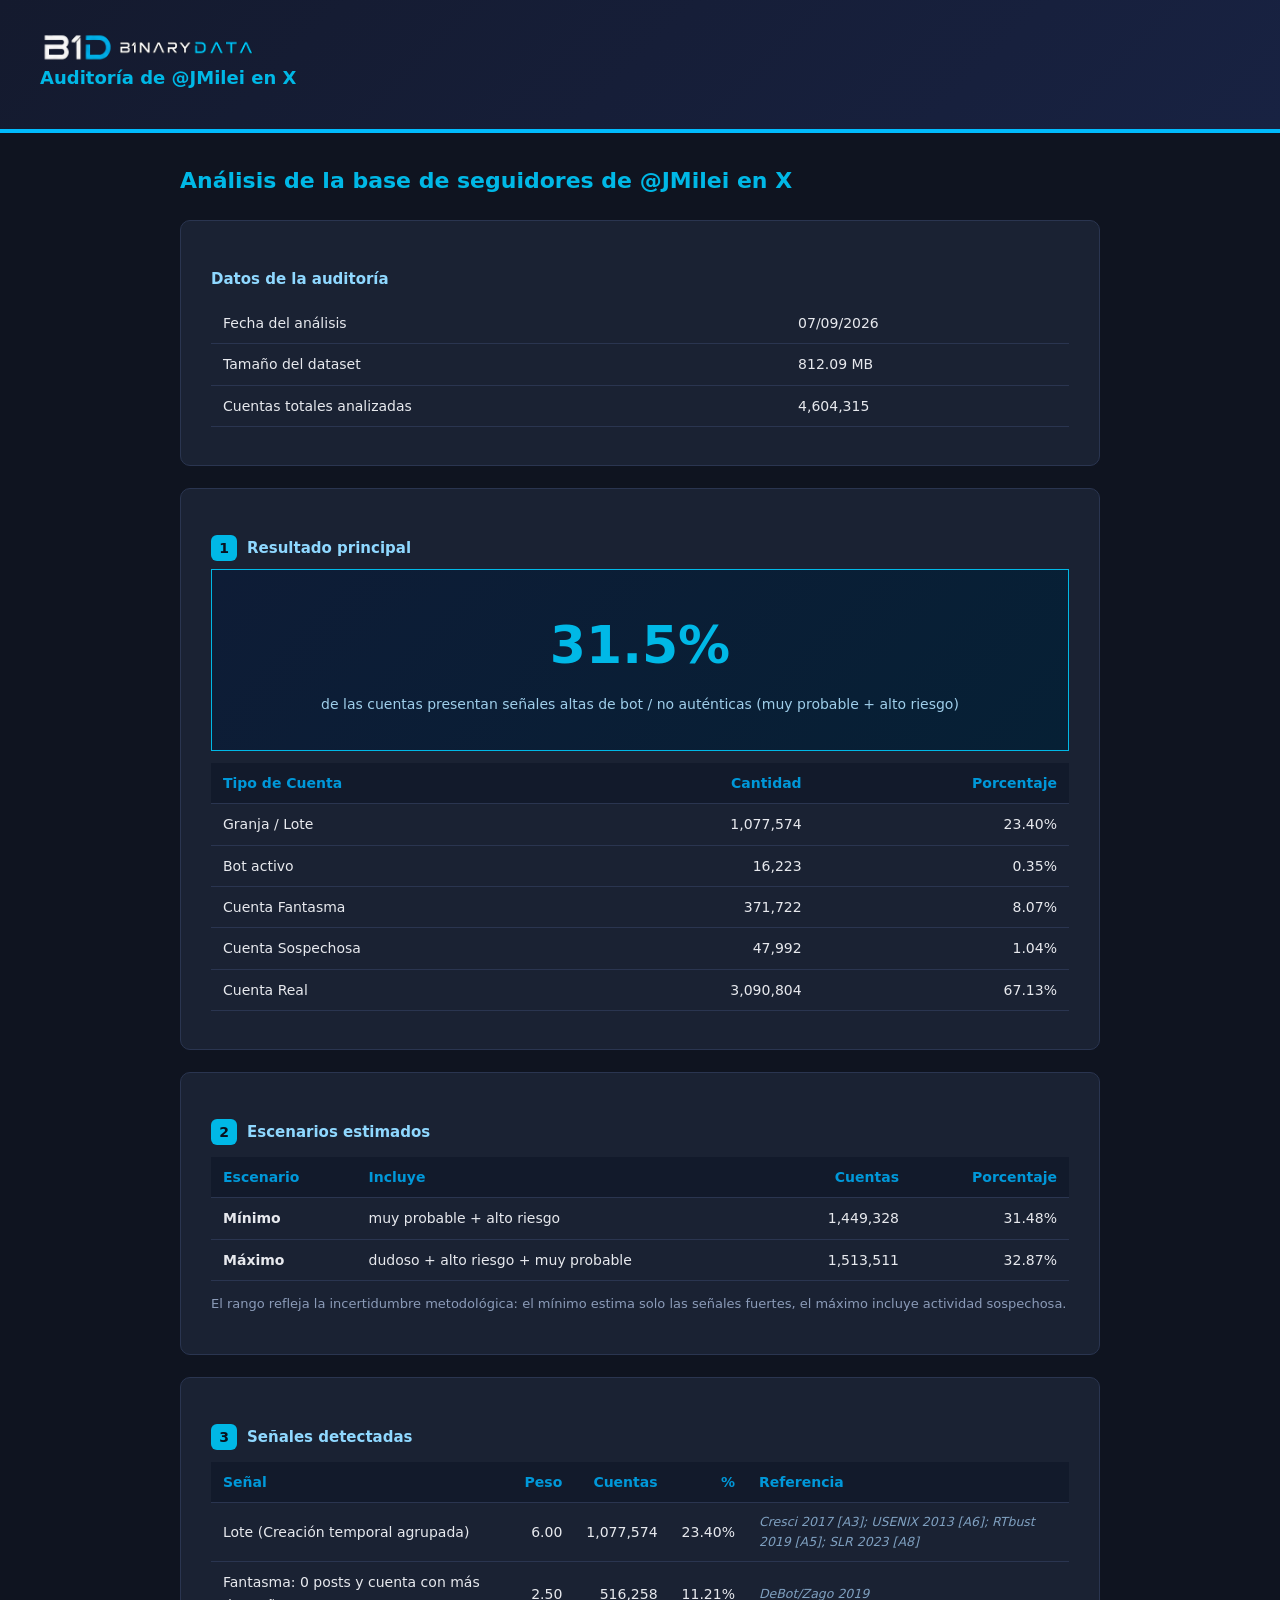
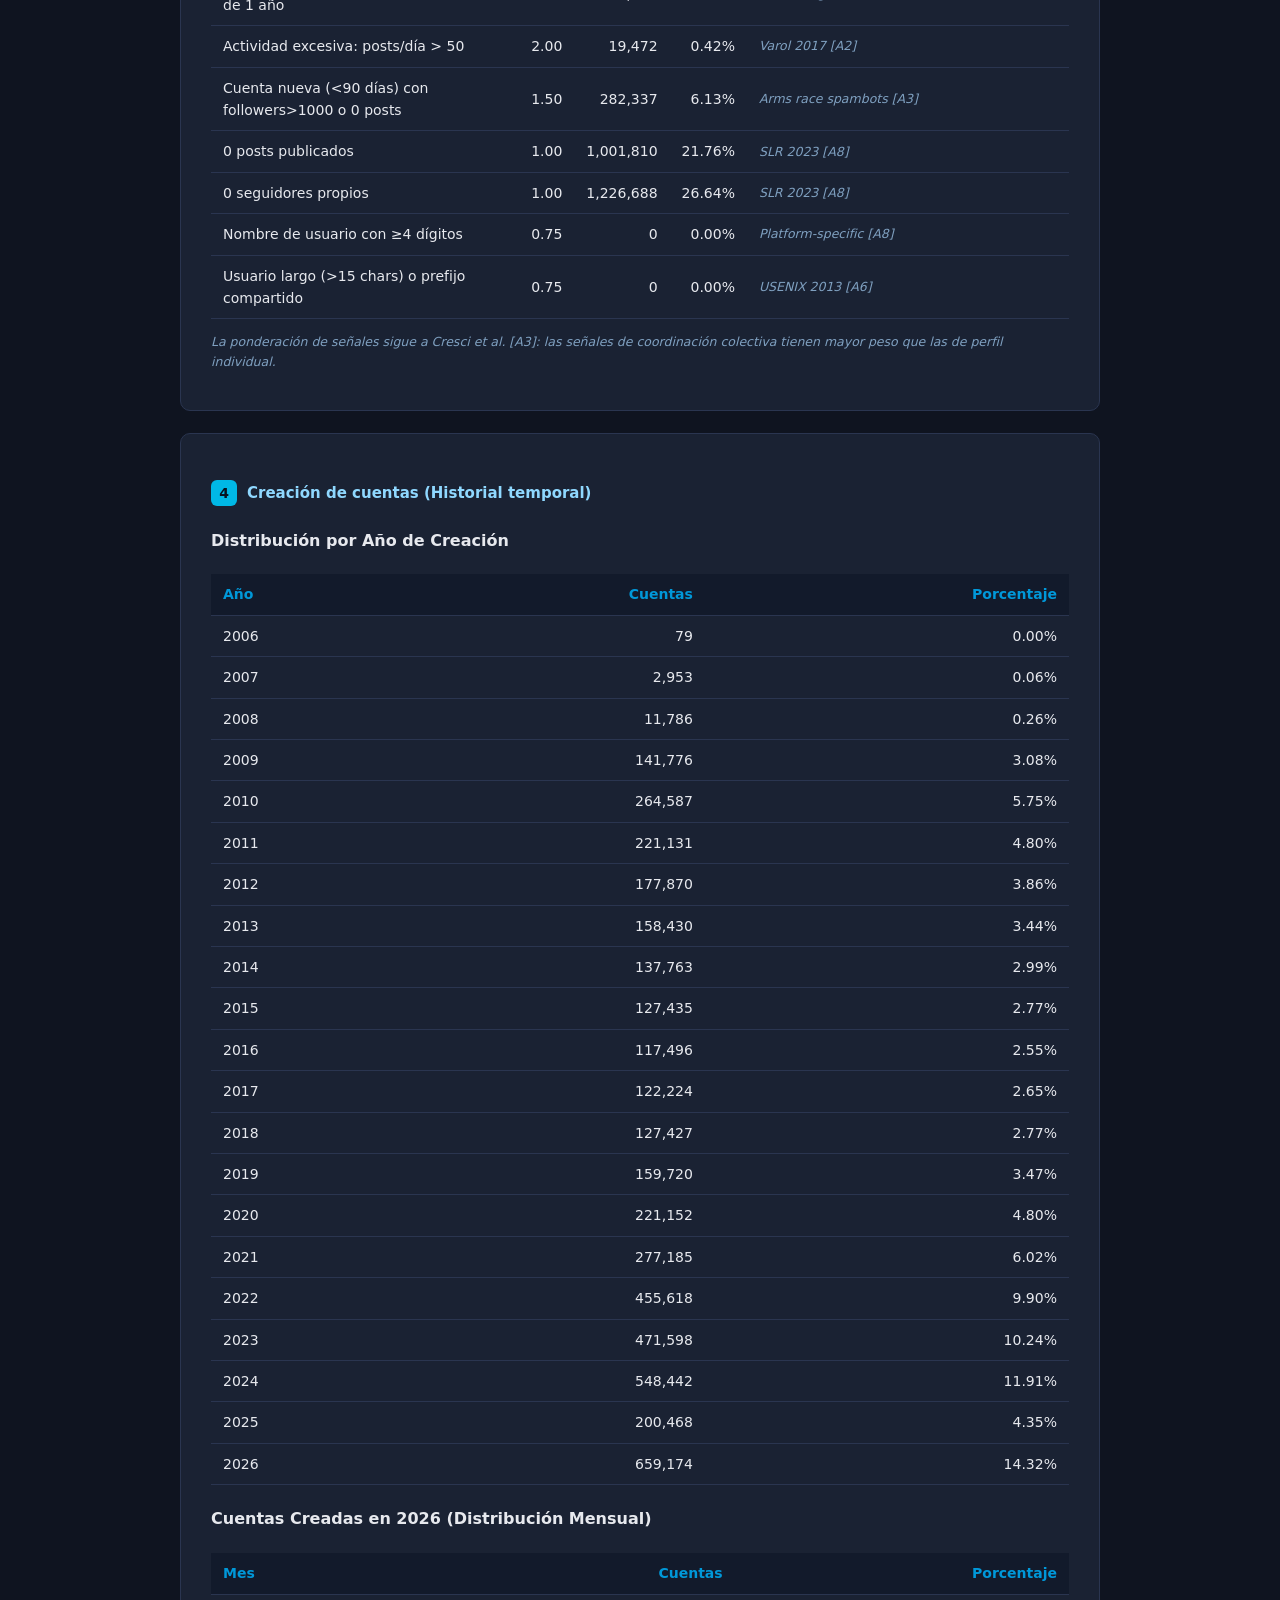
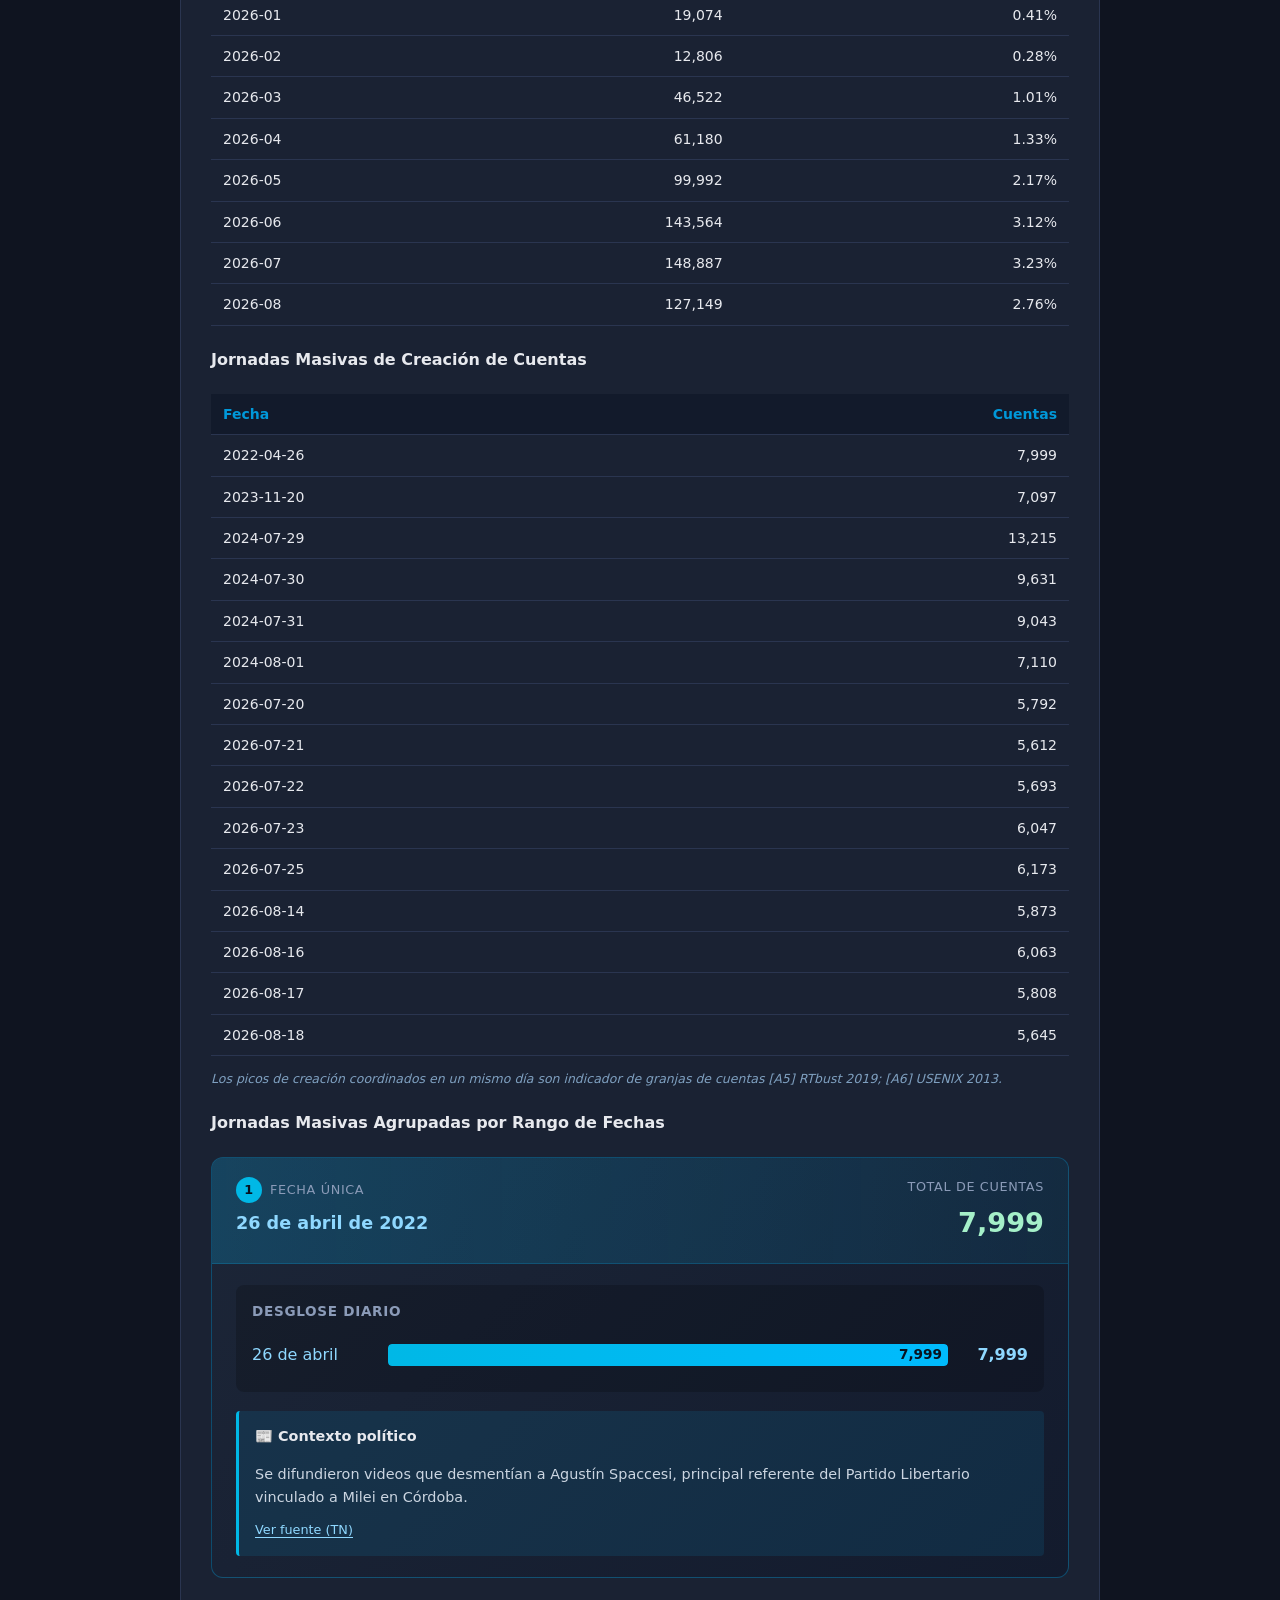
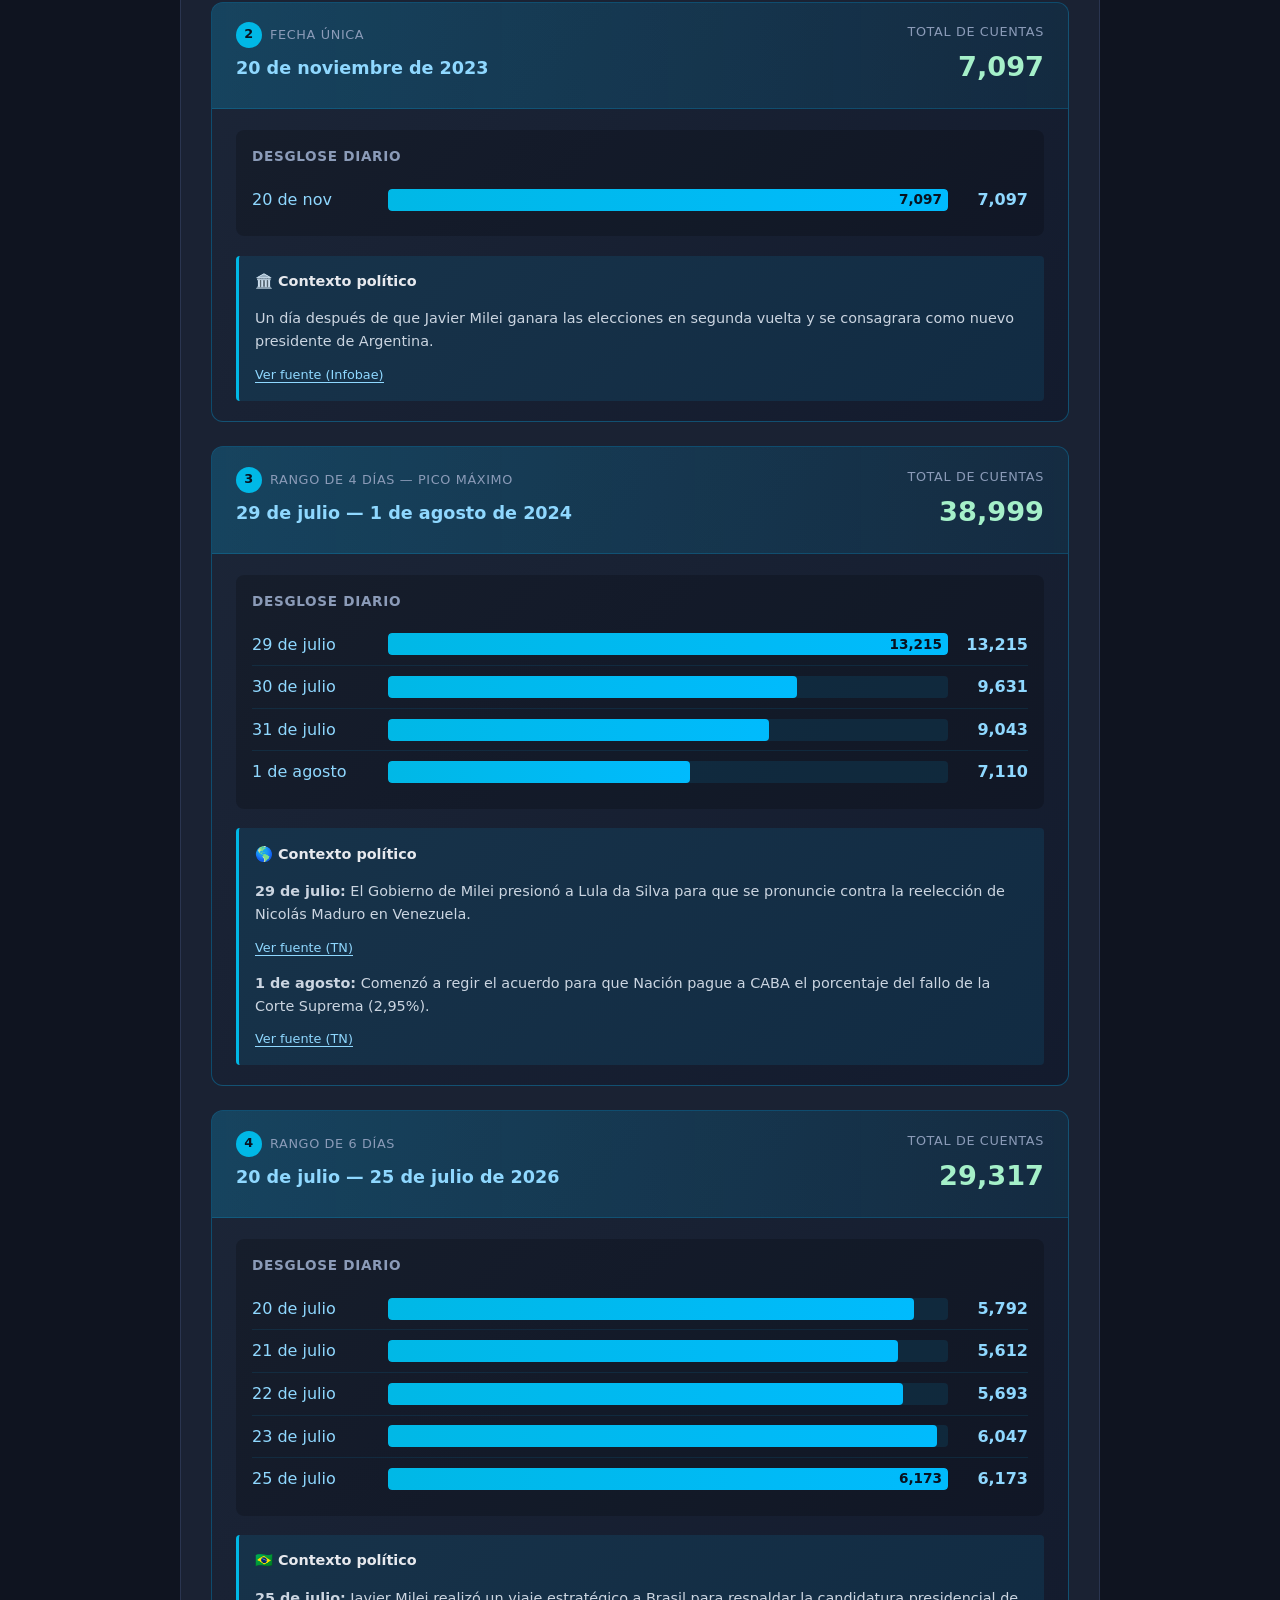
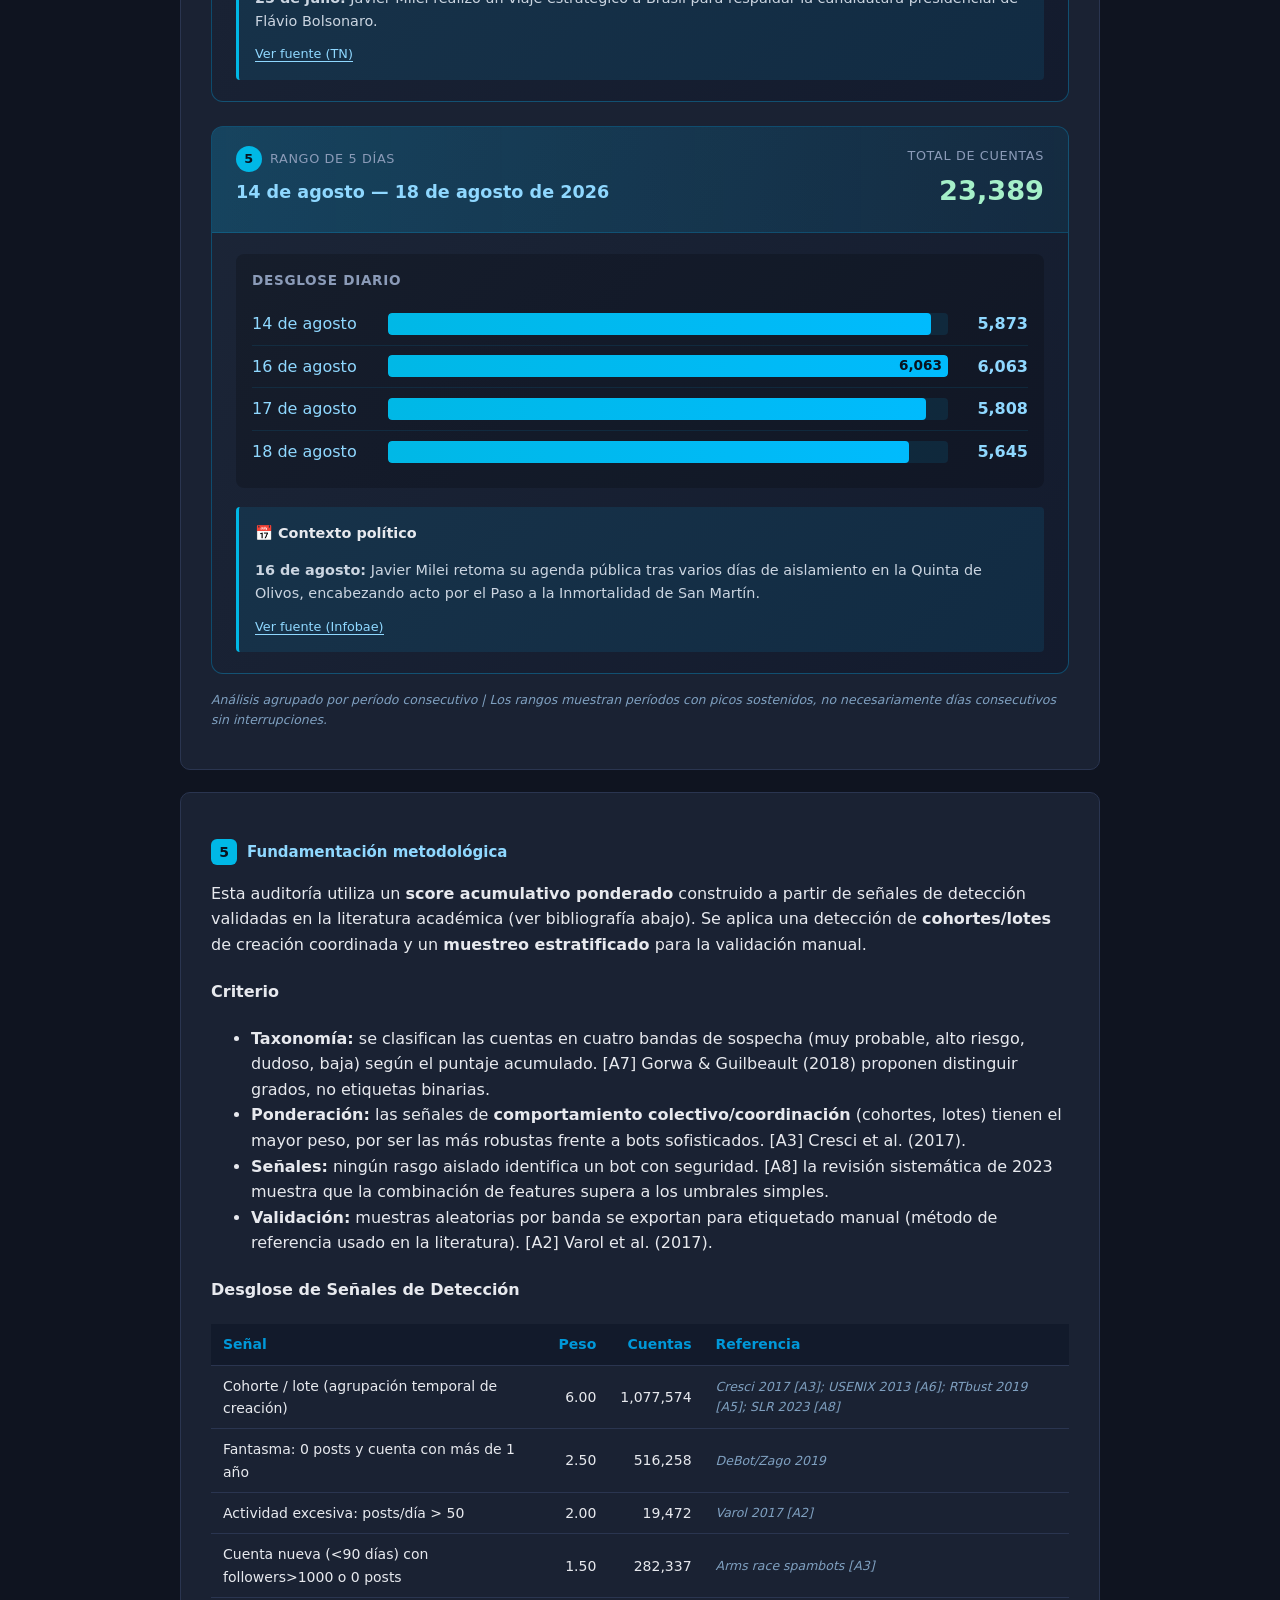
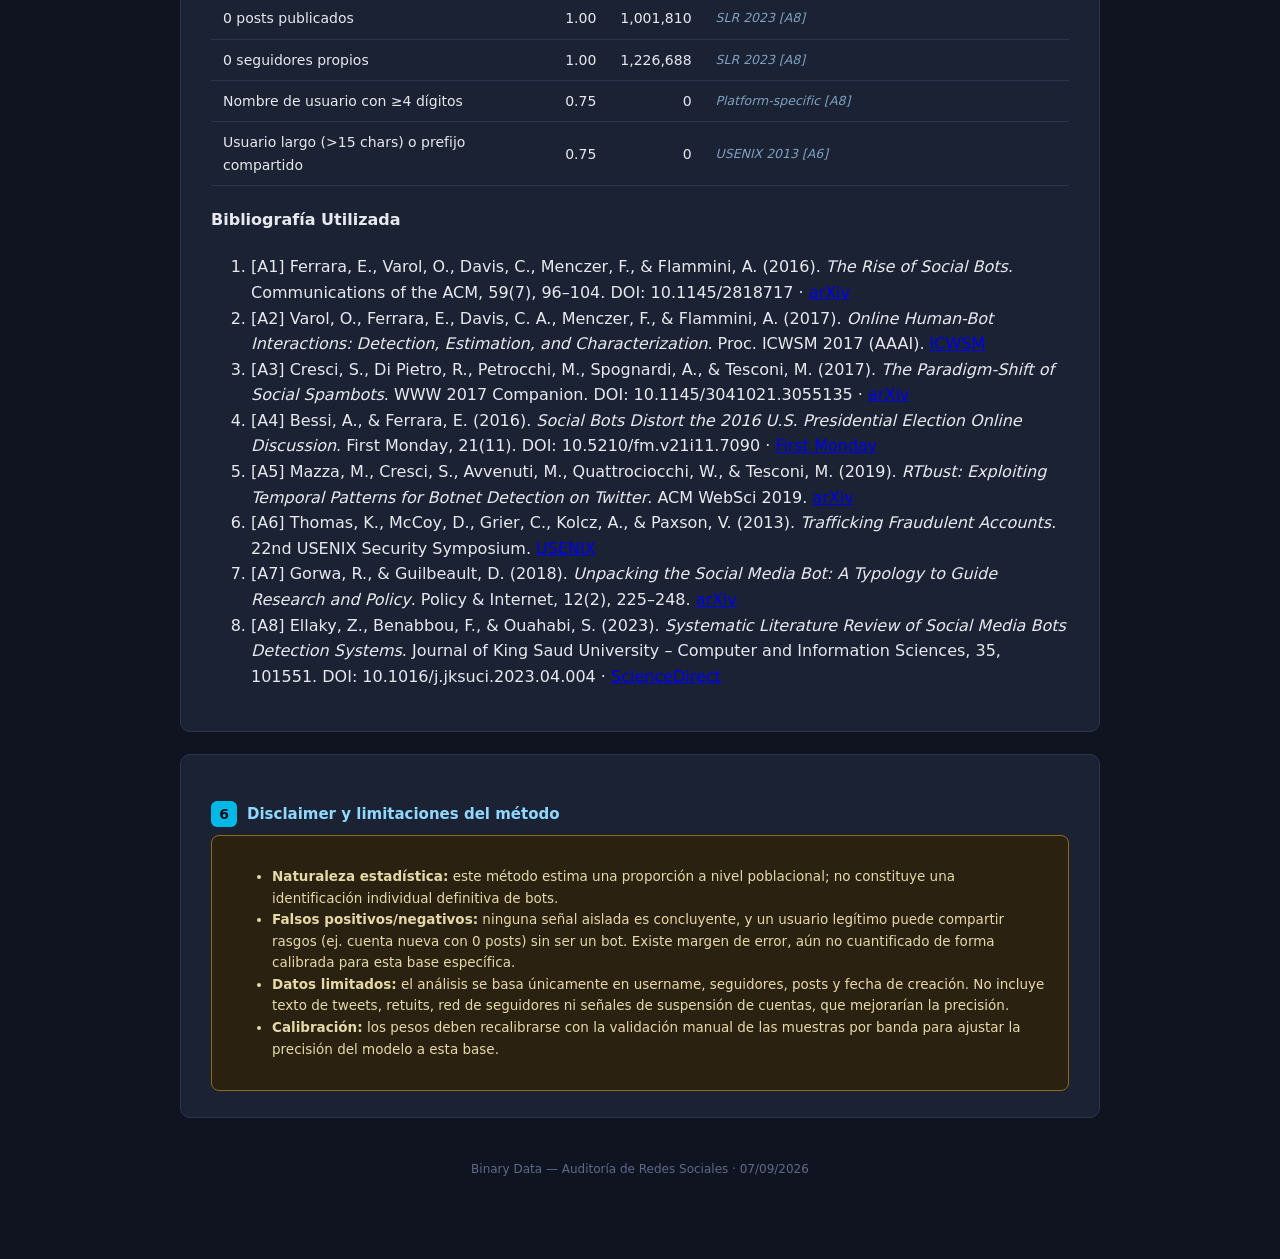
<file: informes-bots/JMILEIenX_Informe_09-2026.html>
<!DOCTYPE html><html lang='es'><head><meta charset='utf-8'>
<meta name='viewport' content='width=device-width, initial-scale=1'>
<title>Auditoría @JMilei en X: 31.5% de las cuentas son bots - Binary Data</title>
<meta name="description" content="Análisis independiente de 4.6 millones de cuentas seguidoras de @JMilei en X. El 31.5% muestra señales sospechosas, granja o cuenta fantasma, con metodología académica y detección de lotes de creación coordinada.">
<link rel="canonical" href="https://bin-dat.com/informes-bots/JMILEIenX_Informe_09-2026.html">
<meta property="og:type" content="article">
<meta property="og:url" content="https://bin-dat.com/informes-bots/JMILEIenX_Informe_09-2026.html">
<meta property="og:title" content="Auditoría @JMilei en X: 31.5% de cuentas sospechosas">
<meta property="og:description" content="Análisis de 4.6 millones de cuentas seguidoras de @JMilei en X con metodología académica y detección de lotes de creación coordinada.">
<meta property="og:image" content="https://bin-dat.com/img/JMILEI.webp">
<meta name="twitter:card" content="summary_large_image">
<meta name="twitter:title" content="Auditoría @JMilei en X: 31.5% de cuentas sospechosas">
<meta name="twitter:description" content="Análisis de 4.6 millones de cuentas seguidoras de @JMilei en X con metodología académica y detección de lotes de creación coordinada.">
<meta name="twitter:image" content="https://bin-dat.com/img/JMILEI.webp">
<link rel="icon" type="image/x-icon" href="../img/favicon/favicon.ico">
<link rel="icon" type="image/png" sizes="16x16" href="../img/favicon/favicon-16x16.png">
<link rel="icon" type="image/png" sizes="32x32" href="../img/favicon/favicon-32x32.png">
<link rel="icon" type="image/png" sizes="192x192" href="../img/favicon/android-chrome-192x192.png">
<link rel="icon" type="image/png" sizes="512x512" href="../img/favicon/android-chrome-512x512.png">
<link rel="apple-touch-icon" sizes="180x180" href="../img/favicon/apple-touch-icon.png">
<link rel="stylesheet" href="css/audit.css">
  <script type="application/ld+json">
  {
    "@context": "https://schema.org",
    "@graph": [
      {
        "@type": "Dataset",
        "name": "Auditoría de bots — @JMilei en X (Septiembre 2026)",
        "description": "Análisis de la base de seguidores de @JMilei en X para detectar cuentas falsas y automatizadas, con metodología basada en literatura académica de detección de bots.",
        "url": "https://bin-dat.com/informes-bots/JMILEIenX_Informe_09-2026.html",
        "datePublished": "2026-09-07",
        "creator": {
          "@type": "Organization",
          "name": "Binary Data",
          "url": "https://bin-dat.com/"
        },
        "isAccessibleForFree": false
      },
      {
        "@type": "Article",
        "headline": "Auditoría de bots — @JMilei en X (Septiembre 2026)",
        "description": "Análisis de la base de seguidores de @JMilei en X para detectar cuentas falsas y automatizadas, con metodología basada en literatura académica de detección de bots.",
        "url": "https://bin-dat.com/informes-bots/JMILEIenX_Informe_09-2026.html",
        "datePublished": "2026-09-01",
        "author": {
          "@type": "Organization",
          "name": "Binary Data",
          "url": "https://bin-dat.com/"
        },
        "publisher": {
          "@type": "Organization",
          "name": "Binary Data",
          "url": "https://bin-dat.com/"
        }
      }
    ]
  }
  </script>
</head>
<body>
<header><a href="/informes-bots/"><img src="../img/logobinarydata-horizontal.png" alt='Binary Data'></a><h1>Auditoría de @JMilei en X</h1></header>
<div class='wrap'>
  <h2>Análisis de la base de seguidores de @JMilei en X</h2>
<section>
  <h3>Datos de la auditoría</h3>
  <table>
    <tr><td>Fecha del análisis</td><td>07/09/2026</td></tr>
    <tr><td>Tamaño del dataset</td><td>812.09 MB</td></tr>
    <tr><td>Cuentas totales analizadas</td><td>4,604,315</td></tr>
  </table>
</section>
<section>
  <h3><span class='numb'>1</span>Resultado principal</h3>
    <div class='hero'>
      <div class='big'>31.5%</div>
      <div class='tag'>de las cuentas presentan señales altas de bot / no auténticas (muy probable + alto riesgo)</div>
    </div>
    <table>
      <tr><th>Tipo de Cuenta</th><th class='num'>Cantidad</th><th class='num'>Porcentaje</th></tr>
      <tr><td>Granja / Lote</td><td class='num'>1,077,574</td><td class='num'>23.40%</td></tr>
      <tr><td>Bot activo</td><td class='num'>16,223</td><td class='num'>0.35%</td></tr>
      <tr><td>Cuenta Fantasma</td><td class='num'>371,722</td><td class='num'>8.07%</td></tr>
      <tr><td>Cuenta Sospechosa</td><td class='num'>47,992</td><td class='num'>1.04%</td></tr>
      <tr><td>Cuenta Real</td><td class='num'>3,090,804</td><td class='num'>67.13%</td></tr>
    </table>
</section>
<section>
  <h3><span class='numb'>2</span>Escenarios estimados</h3>
    <table><tr><th>Escenario</th><th>Incluye</th><th class='num'>Cuentas</th><th class='num'>Porcentaje</th></tr>
      <tr><td><strong>Mínimo</strong></td><td>muy probable + alto riesgo</td><td class='num'>1,449,328</td><td class='num'>31.48%</td></tr>
      <tr><td><strong>Máximo</strong></td><td>dudoso + alto riesgo + muy probable</td><td class='num'>1,513,511</td><td class='num'>32.87%</td></tr>
    </table>
  <p style='font-size:13px;color:#8b9bb8'>El rango refleja la incertidumbre metodológica: el mínimo estima solo las señales fuertes, el máximo incluye actividad sospechosa.</p>
</section>
<section><h3><span class='numb'>3</span>Señales detectadas</h3>
<table><tr><th>Señal</th><th class='num'>Peso</th><th class='num'>Cuentas</th><th class='num'>%</th><th>Referencia</th></tr>
<tr><td>Lote (Creación temporal agrupada)</td><td class='num'>6.00</td><td class='num'>1,077,574</td><td class='num'>23.40%</td><td class='cit'>Cresci 2017 [A3]; USENIX 2013 [A6]; RTbust 2019 [A5]; SLR 2023 [A8]</td></tr>
<tr><td>Fantasma: 0 posts y cuenta con más de 1 año</td><td class='num'>2.50</td><td class='num'>516,258</td><td class='num'>11.21%</td><td class='cit'>DeBot/Zago 2019</td></tr>
<tr><td>Actividad excesiva: posts/día &gt; 50</td><td class='num'>2.00</td><td class='num'>19,472</td><td class='num'>0.42%</td><td class='cit'>Varol 2017 [A2]</td></tr>
<tr><td>Cuenta nueva (&lt;90 días) con followers&gt;1000 o 0 posts</td><td class='num'>1.50</td><td class='num'>282,337</td><td class='num'>6.13%</td><td class='cit'>Arms race spambots [A3]</td></tr>
<tr><td>0 posts publicados</td><td class='num'>1.00</td><td class='num'>1,001,810</td><td class='num'>21.76%</td><td class='cit'>SLR 2023 [A8]</td></tr>
<tr><td>0 seguidores propios</td><td class='num'>1.00</td><td class='num'>1,226,688</td><td class='num'>26.64%</td><td class='cit'>SLR 2023 [A8]</td></tr>
<tr><td>Nombre de usuario con ≥4 dígitos</td><td class='num'>0.75</td><td class='num'>0</td><td class='num'>0.00%</td><td class='cit'>Platform-specific [A8]</td></tr>
<tr><td>Usuario largo (&gt;15 chars) o prefijo compartido</td><td class='num'>0.75</td><td class='num'>0</td><td class='num'>0.00%</td><td class='cit'>USENIX 2013 [A6]</td></tr>
</table>
<p class='cit'>La ponderación de señales sigue a Cresci et al. [A3]: las señales de coordinación colectiva tienen mayor peso que las de perfil individual.</p></section>
<section><h3><span class='numb'>4</span>Creación de cuentas (Historial temporal)</h3>
<h4>Distribución por Año de Creación</h4>
<table><tr><th>Año</th><th class='num'>Cuentas</th><th class='num'>Porcentaje</th></tr>
<tr><td>2006</td><td class='num'>79</td><td class='num'>0.00%</td></tr>
<tr><td>2007</td><td class='num'>2,953</td><td class='num'>0.06%</td></tr>
<tr><td>2008</td><td class='num'>11,786</td><td class='num'>0.26%</td></tr>
<tr><td>2009</td><td class='num'>141,776</td><td class='num'>3.08%</td></tr>
<tr><td>2010</td><td class='num'>264,587</td><td class='num'>5.75%</td></tr>
<tr><td>2011</td><td class='num'>221,131</td><td class='num'>4.80%</td></tr>
<tr><td>2012</td><td class='num'>177,870</td><td class='num'>3.86%</td></tr>
<tr><td>2013</td><td class='num'>158,430</td><td class='num'>3.44%</td></tr>
<tr><td>2014</td><td class='num'>137,763</td><td class='num'>2.99%</td></tr>
<tr><td>2015</td><td class='num'>127,435</td><td class='num'>2.77%</td></tr>
<tr><td>2016</td><td class='num'>117,496</td><td class='num'>2.55%</td></tr>
<tr><td>2017</td><td class='num'>122,224</td><td class='num'>2.65%</td></tr>
<tr><td>2018</td><td class='num'>127,427</td><td class='num'>2.77%</td></tr>
<tr><td>2019</td><td class='num'>159,720</td><td class='num'>3.47%</td></tr>
<tr><td>2020</td><td class='num'>221,152</td><td class='num'>4.80%</td></tr>
<tr><td>2021</td><td class='num'>277,185</td><td class='num'>6.02%</td></tr>
<tr><td>2022</td><td class='num'>455,618</td><td class='num'>9.90%</td></tr>
<tr><td>2023</td><td class='num'>471,598</td><td class='num'>10.24%</td></tr>
<tr><td>2024</td><td class='num'>548,442</td><td class='num'>11.91%</td></tr>
<tr><td>2025</td><td class='num'>200,468</td><td class='num'>4.35%</td></tr>
<tr><td>2026</td><td class='num'>659,174</td><td class='num'>14.32%</td></tr>
</table>
<h4>Cuentas Creadas en 2026 (Distribución Mensual)</h4>
<table><tr><th>Mes</th><th class='num'>Cuentas</th><th class='num'>Porcentaje</th></tr>
<tr><td>2026-01</td><td class='num'>19,074</td><td class='num'>0.41%</td></tr>
<tr><td>2026-02</td><td class='num'>12,806</td><td class='num'>0.28%</td></tr>
<tr><td>2026-03</td><td class='num'>46,522</td><td class='num'>1.01%</td></tr>
<tr><td>2026-04</td><td class='num'>61,180</td><td class='num'>1.33%</td></tr>
<tr><td>2026-05</td><td class='num'>99,992</td><td class='num'>2.17%</td></tr>
<tr><td>2026-06</td><td class='num'>143,564</td><td class='num'>3.12%</td></tr>
<tr><td>2026-07</td><td class='num'>148,887</td><td class='num'>3.23%</td></tr>
<tr><td>2026-08</td><td class='num'>127,149</td><td class='num'>2.76%</td></tr>
</table>
<h4>Jornadas Masivas de Creación de Cuentas</h4>
<table><tr><th>Fecha</th><th class='num'>Cuentas</th></tr>
<tr><td>2022-04-26</td><td class='num'>7,999</td></tr>
<tr><td>2023-11-20</td><td class='num'>7,097</td></tr>
<tr><td>2024-07-29</td><td class='num'>13,215</td></tr>
<tr><td>2024-07-30</td><td class='num'>9,631</td></tr>
<tr><td>2024-07-31</td><td class='num'>9,043</td></tr>
<tr><td>2024-08-01</td><td class='num'>7,110</td></tr>
<tr><td>2026-07-20</td><td class='num'>5,792</td></tr>
<tr><td>2026-07-21</td><td class='num'>5,612</td></tr>
<tr><td>2026-07-22</td><td class='num'>5,693</td></tr>
<tr><td>2026-07-23</td><td class='num'>6,047</td></tr>
<tr><td>2026-07-25</td><td class='num'>6,173</td></tr>
<tr><td>2026-08-14</td><td class='num'>5,873</td></tr>
<tr><td>2026-08-16</td><td class='num'>6,063</td></tr>
<tr><td>2026-08-17</td><td class='num'>5,808</td></tr>
<tr><td>2026-08-18</td><td class='num'>5,645</td></tr>
</table>
<p class='cit'>Los picos de creación coordinados en un mismo día son indicador de granjas de cuentas [A5] RTbust 2019; [A6] USENIX 2013.</p>
<h4>Jornadas Masivas Agrupadas por Rango de Fechas</h4>
<div class="events-container">
<div class="event-group">
<div class="event-header">
<div class="event-date-range"><div class="event-date-range-label"><span class="timeline-counter">1</span>Fecha única</div><div class="date-from-to">26 de abril de 2022</div></div>
<div class="event-total"><div class="event-total-label">Total de cuentas</div><div class="event-total-number">7,999</div></div>
</div>
<div class="event-body">
<div class="days-breakdown"><div class="days-breakdown-title">Desglose diario</div>
<div class="day-item"><div class="day-date">26 de abril</div><div class="day-bar-container"><div class="day-bar" style="width:100%;"><span class="day-count">7,999</span></div></div><div class="day-count-right">7,999</div></div>
</div>
<div class="event-context"><div class="event-context-title">📰 Contexto político</div>
<p>Se difundieron videos que desmentían a Agustín Spaccesi, principal referente del Partido Libertario vinculado a Milei en Córdoba.</p>
<a href="https://tn.com.ar/policiales/2022/04/26/se-conocio-el-video-de-la-agresion-de-un-dirigente-del-partido-de-javier-milei-a-una-familia/" target="_blank">Ver fuente (TN)</a>
</div></div></div>

<div class="event-group">
<div class="event-header">
<div class="event-date-range"><div class="event-date-range-label"><span class="timeline-counter">2</span>Fecha única</div><div class="date-from-to">20 de noviembre de 2023</div></div>
<div class="event-total"><div class="event-total-label">Total de cuentas</div><div class="event-total-number">7,097</div></div>
</div>
<div class="event-body">
<div class="days-breakdown"><div class="days-breakdown-title">Desglose diario</div>
<div class="day-item"><div class="day-date">20 de nov</div><div class="day-bar-container"><div class="day-bar" style="width:100%;"><span class="day-count">7,097</span></div></div><div class="day-count-right">7,097</div></div>
</div>
<div class="event-context"><div class="event-context-title">🏛️ Contexto político</div>
<p>Un día después de que Javier Milei ganara las elecciones en segunda vuelta y se consagrara como nuevo presidente de Argentina.</p>
<a href="https://www.infobae.com/politica/2023/11/19/sergio-massa-reconocio-la-derrota-y-javier-milei-sera-el-proximo-presidente-de-la-argentina/" target="_blank">Ver fuente (Infobae)</a>
</div></div></div>

<div class="event-group highlight-peak">
<div class="event-header">
<div class="event-date-range"><div class="event-date-range-label"><span class="timeline-counter">3</span>Rango de 4 días — pico máximo</div><div class="date-from-to">29 de julio — 1 de agosto de 2024</div></div>
<div class="event-total"><div class="event-total-label">Total de cuentas</div><div class="event-total-number">38,999</div></div>
</div>
<div class="event-body">
<div class="days-breakdown"><div class="days-breakdown-title">Desglose diario</div>
<div class="day-item"><div class="day-date">29 de julio</div><div class="day-bar-container"><div class="day-bar" style="width:100%;"><span class="day-count">13,215</span></div></div><div class="day-count-right">13,215</div></div>
<div class="day-item"><div class="day-date">30 de julio</div><div class="day-bar-container"><div class="day-bar" style="width:73%;"></div></div><div class="day-count-right">9,631</div></div>
<div class="day-item"><div class="day-date">31 de julio</div><div class="day-bar-container"><div class="day-bar" style="width:68%;"></div></div><div class="day-count-right">9,043</div></div>
<div class="day-item"><div class="day-date">1 de agosto</div><div class="day-bar-container"><div class="day-bar" style="width:54%;"></div></div><div class="day-count-right">7,110</div></div>
</div>
<div class="event-context"><div class="event-context-title">🌎 Contexto político</div>
<p><strong>29 de julio:</strong> El Gobierno de Milei presionó a Lula da Silva para que se pronuncie contra la reelección de Nicolás Maduro en Venezuela.</p>
<a href="https://tn.com.ar/politica/2024/07/29/macri-le-reclamo-a-lula-que-desconozca-la-reeleccion-de-maduro-espero-que-no-permanezca-callado/" target="_blank">Ver fuente (TN)</a>
<p style="margin-top:.8rem;"><strong>1 de agosto:</strong> Comenzó a regir el acuerdo para que Nación pague a CABA el porcentaje del fallo de la Corte Suprema (2,95%).</p>
<a href="https://tn.com.ar/politica/2024/08/01/guillermo-francos-se-reune-con-empresarios-en-medio-de-la-preocupacion-por-la-recesion-economica/" target="_blank">Ver fuente (TN)</a>
</div></div></div>

<div class="event-group">
<div class="event-header">
<div class="event-date-range"><div class="event-date-range-label"><span class="timeline-counter">4</span>Rango de 6 días</div><div class="date-from-to">20 de julio — 25 de julio de 2026</div></div>
<div class="event-total"><div class="event-total-label">Total de cuentas</div><div class="event-total-number">29,317</div></div>
</div>
<div class="event-body">
<div class="days-breakdown"><div class="days-breakdown-title">Desglose diario</div>
<div class="day-item"><div class="day-date">20 de julio</div><div class="day-bar-container"><div class="day-bar" style="width:94%;"></div></div><div class="day-count-right">5,792</div></div>
<div class="day-item"><div class="day-date">21 de julio</div><div class="day-bar-container"><div class="day-bar" style="width:91%;"></div></div><div class="day-count-right">5,612</div></div>
<div class="day-item"><div class="day-date">22 de julio</div><div class="day-bar-container"><div class="day-bar" style="width:92%;"></div></div><div class="day-count-right">5,693</div></div>
<div class="day-item"><div class="day-date">23 de julio</div><div class="day-bar-container"><div class="day-bar" style="width:98%;"></div></div><div class="day-count-right">6,047</div></div>
<div class="day-item"><div class="day-date">25 de julio</div><div class="day-bar-container"><div class="day-bar" style="width:100%;"><span class="day-count">6,173</span></div></div><div class="day-count-right">6,173</div></div>
</div>
<div class="event-context"><div class="event-context-title">🇧🇷 Contexto político</div>
<p><strong>25 de julio:</strong> Javier Milei realizó un viaje estratégico a Brasil para respaldar la candidatura presidencial de Flávio Bolsonaro.</p>
<a href="https://tn.com.ar/politica/2026/07/25/milei-dara-un-discurso-en-el-lanzamiento-de-la-candidatura-de-flavio-bolsonaro-y-profundiza-la-tension-con-lula-da-silva/" target="_blank">Ver fuente (TN)</a>
</div></div></div>

<div class="event-group">
<div class="event-header">
<div class="event-date-range"><div class="event-date-range-label"><span class="timeline-counter">5</span>Rango de 5 días</div><div class="date-from-to">14 de agosto — 18 de agosto de 2026</div></div>
<div class="event-total"><div class="event-total-label">Total de cuentas</div><div class="event-total-number">23,389</div></div>
</div>
<div class="event-body">
<div class="days-breakdown"><div class="days-breakdown-title">Desglose diario</div>
<div class="day-item"><div class="day-date">14 de agosto</div><div class="day-bar-container"><div class="day-bar" style="width:97%;"></div></div><div class="day-count-right">5,873</div></div>
<div class="day-item"><div class="day-date">16 de agosto</div><div class="day-bar-container"><div class="day-bar" style="width:100%;"><span class="day-count">6,063</span></div></div><div class="day-count-right">6,063</div></div>
<div class="day-item"><div class="day-date">17 de agosto</div><div class="day-bar-container"><div class="day-bar" style="width:96%;"></div></div><div class="day-count-right">5,808</div></div>
<div class="day-item"><div class="day-date">18 de agosto</div><div class="day-bar-container"><div class="day-bar" style="width:93%;"></div></div><div class="day-count-right">5,645</div></div>
</div>
<div class="event-context"><div class="event-context-title">📅 Contexto político</div>
<p><strong>16 de agosto:</strong> Javier Milei retoma su agenda pública tras varios días de aislamiento en la Quinta de Olivos, encabezando acto por el Paso a la Inmortalidad de San Martín.</p>
<a href="https://www.infobae.com/politica/2026/08/16/javier-milei-retomara-la-agenda-publica-y-encabezara-el-acto-por-el-paso-a-la-inmortalidad-de-san-martin/" target="_blank">Ver fuente (Infobae)</a>
</div></div></div>
</div>
<p class='cit' style="margin-top:1rem">Análisis agrupado por período consecutivo | Los rangos muestran períodos con picos sostenidos, no necesariamente días consecutivos sin interrupciones.</p>
</section>
<section><h3><span class='numb'>5</span>Fundamentación metodológica</h3>
<p>Esta auditoría utiliza un <strong>score acumulativo ponderado</strong> construido a partir de señales de detección validadas en la literatura académica (ver bibliografía abajo). Se aplica una detección de <strong>cohortes/lotes</strong> de creación coordinada y un <strong>muestreo estratificado</strong> para la validación manual.</p>
<h4>Criterio</h4>
<ul>
<li><strong>Taxonomía:</strong> se clasifican las cuentas en cuatro bandas de sospecha (muy probable, alto riesgo, dudoso, baja) según el puntaje acumulado. [A7] Gorwa &amp; Guilbeault (2018) proponen distinguir grados, no etiquetas binarias.</li>
<li><strong>Ponderación:</strong> las señales de <strong>comportamiento colectivo/coordinación</strong> (cohortes, lotes) tienen el mayor peso, por ser las más robustas frente a bots sofisticados. [A3] Cresci et al. (2017).</li>
<li><strong>Señales:</strong> ningún rasgo aislado identifica un bot con seguridad. [A8] la revisión sistemática de 2023 muestra que la combinación de features supera a los umbrales simples.</li>
<li><strong>Validación:</strong> muestras aleatorias por banda se exportan para etiquetado manual (método de referencia usado en la literatura). [A2] Varol et al. (2017).</li>
</ul>
<h4>Desglose de Señales de Detección</h4>
<table><tr><th>Señal</th><th class='num'>Peso</th><th class='num'>Cuentas</th><th>Referencia</th></tr>
<tr><td>Cohorte / lote (agrupación temporal de creación)</td><td class='num'>6.00</td><td class='num'>1,077,574</td><td class='cit'>Cresci 2017 [A3]; USENIX 2013 [A6]; RTbust 2019 [A5]; SLR 2023 [A8]</td></tr>
<tr><td>Fantasma: 0 posts y cuenta con más de 1 año</td><td class='num'>2.50</td><td class='num'>516,258</td><td class='cit'>DeBot/Zago 2019</td></tr>
<tr><td>Actividad excesiva: posts/día &gt; 50</td><td class='num'>2.00</td><td class='num'>19,472</td><td class='cit'>Varol 2017 [A2]</td></tr>
<tr><td>Cuenta nueva (&lt;90 días) con followers&gt;1000 o 0 posts</td><td class='num'>1.50</td><td class='num'>282,337</td><td class='cit'>Arms race spambots [A3]</td></tr>
<tr><td>0 posts publicados</td><td class='num'>1.00</td><td class='num'>1,001,810</td><td class='cit'>SLR 2023 [A8]</td></tr>
<tr><td>0 seguidores propios</td><td class='num'>1.00</td><td class='num'>1,226,688</td><td class='cit'>SLR 2023 [A8]</td></tr>
<tr><td>Nombre de usuario con ≥4 dígitos</td><td class='num'>0.75</td><td class='num'>0</td><td class='cit'>Platform-specific [A8]</td></tr>
<tr><td>Usuario largo (&gt;15 chars) o prefijo compartido</td><td class='num'>0.75</td><td class='num'>0</td><td class='cit'>USENIX 2013 [A6]</td></tr>
</table>
<h4>Bibliografía Utilizada</h4>
<ol>
<li>[A1] Ferrara, E., Varol, O., Davis, C., Menczer, F., &amp; Flammini, A. (2016). <em>The Rise of Social Bots</em>. Communications of the ACM, 59(7), 96–104. DOI: 10.1145/2818717 · <a href='https://arxiv.org/abs/1407.5225'>arXiv</a></li>
<li>[A2] Varol, O., Ferrara, E., Davis, C. A., Menczer, F., &amp; Flammini, A. (2017). <em>Online Human-Bot Interactions: Detection, Estimation, and Characterization</em>. Proc. ICWSM 2017 (AAAI). <a href='https://aaai.org/ocs/index.php/ICWSM/ICWSM17/paper/view/15587'>ICWSM</a></li>
<li>[A3] Cresci, S., Di Pietro, R., Petrocchi, M., Spognardi, A., &amp; Tesconi, M. (2017). <em>The Paradigm-Shift of Social Spambots</em>. WWW 2017 Companion. DOI: 10.1145/3041021.3055135 · <a href='https://arxiv.org/abs/1701.03017'>arXiv</a></li>
<li>[A4] Bessi, A., &amp; Ferrara, E. (2016). <em>Social Bots Distort the 2016 U.S. Presidential Election Online Discussion</em>. First Monday, 21(11). DOI: 10.5210/fm.v21i11.7090 · <a href='https://firstmonday.org/ojs/index.php/fm/article/view/7090'>First Monday</a></li>
<li>[A5] Mazza, M., Cresci, S., Avvenuti, M., Quattrociocchi, W., &amp; Tesconi, M. (2019). <em>RTbust: Exploiting Temporal Patterns for Botnet Detection on Twitter</em>. ACM WebSci 2019. <a href='https://arxiv.org/abs/1902.04506'>arXiv</a></li>
<li>[A6] Thomas, K., McCoy, D., Grier, C., Kolcz, A., &amp; Paxson, V. (2013). <em>Trafficking Fraudulent Accounts</em>. 22nd USENIX Security Symposium. <a href='https://www.usenix.org/conference/usenixsecurity13/technical-sessions/paper/thomas'>USENIX</a></li>
<li>[A7] Gorwa, R., &amp; Guilbeault, D. (2018). <em>Unpacking the Social Media Bot: A Typology to Guide Research and Policy</em>. Policy &amp; Internet, 12(2), 225–248. <a href='https://arxiv.org/abs/1801.06863'>arXiv</a></li>
<li>[A8] Ellaky, Z., Benabbou, F., &amp; Ouahabi, S. (2023). <em>Systematic Literature Review of Social Media Bots Detection Systems</em>. Journal of King Saud University – Computer and Information Sciences, 35, 101551. DOI: 10.1016/j.jksuci.2023.04.004 · <a href='https://doi.org/10.1016/j.jksuci.2023.04.004'>ScienceDirect</a></li>
</ol></section>
<section><h3><span class='numb'>6</span>Disclaimer y limitaciones del método</h3>
<div class='disclaim'>
<ul>
<li><strong>Naturaleza estadística:</strong> este método estima una proporción a nivel poblacional; no constituye una identificación individual definitiva de bots.</li>
<li><strong>Falsos positivos/negativos:</strong> ninguna señal aislada es concluyente, y un usuario legítimo puede compartir rasgos (ej. cuenta nueva con 0 posts) sin ser un bot. Existe margen de error, aún no cuantificado de forma calibrada para esta base específica.</li>
<li><strong>Datos limitados:</strong> el análisis se basa únicamente en username, seguidores, posts y fecha de creación. No incluye texto de tweets, retuits, red de seguidores ni señales de suspensión de cuentas, que mejorarían la precisión.</li>
<li><strong>Calibración:</strong> los pesos deben recalibrarse con la validación manual de las muestras por banda para ajustar la precisión del modelo a esta base.</li>
</ul>
</div></section>
<footer>Binary Data — Auditoría de Redes Sociales · 07/09/2026</footer>
</div>
</body>
</html>
</file>
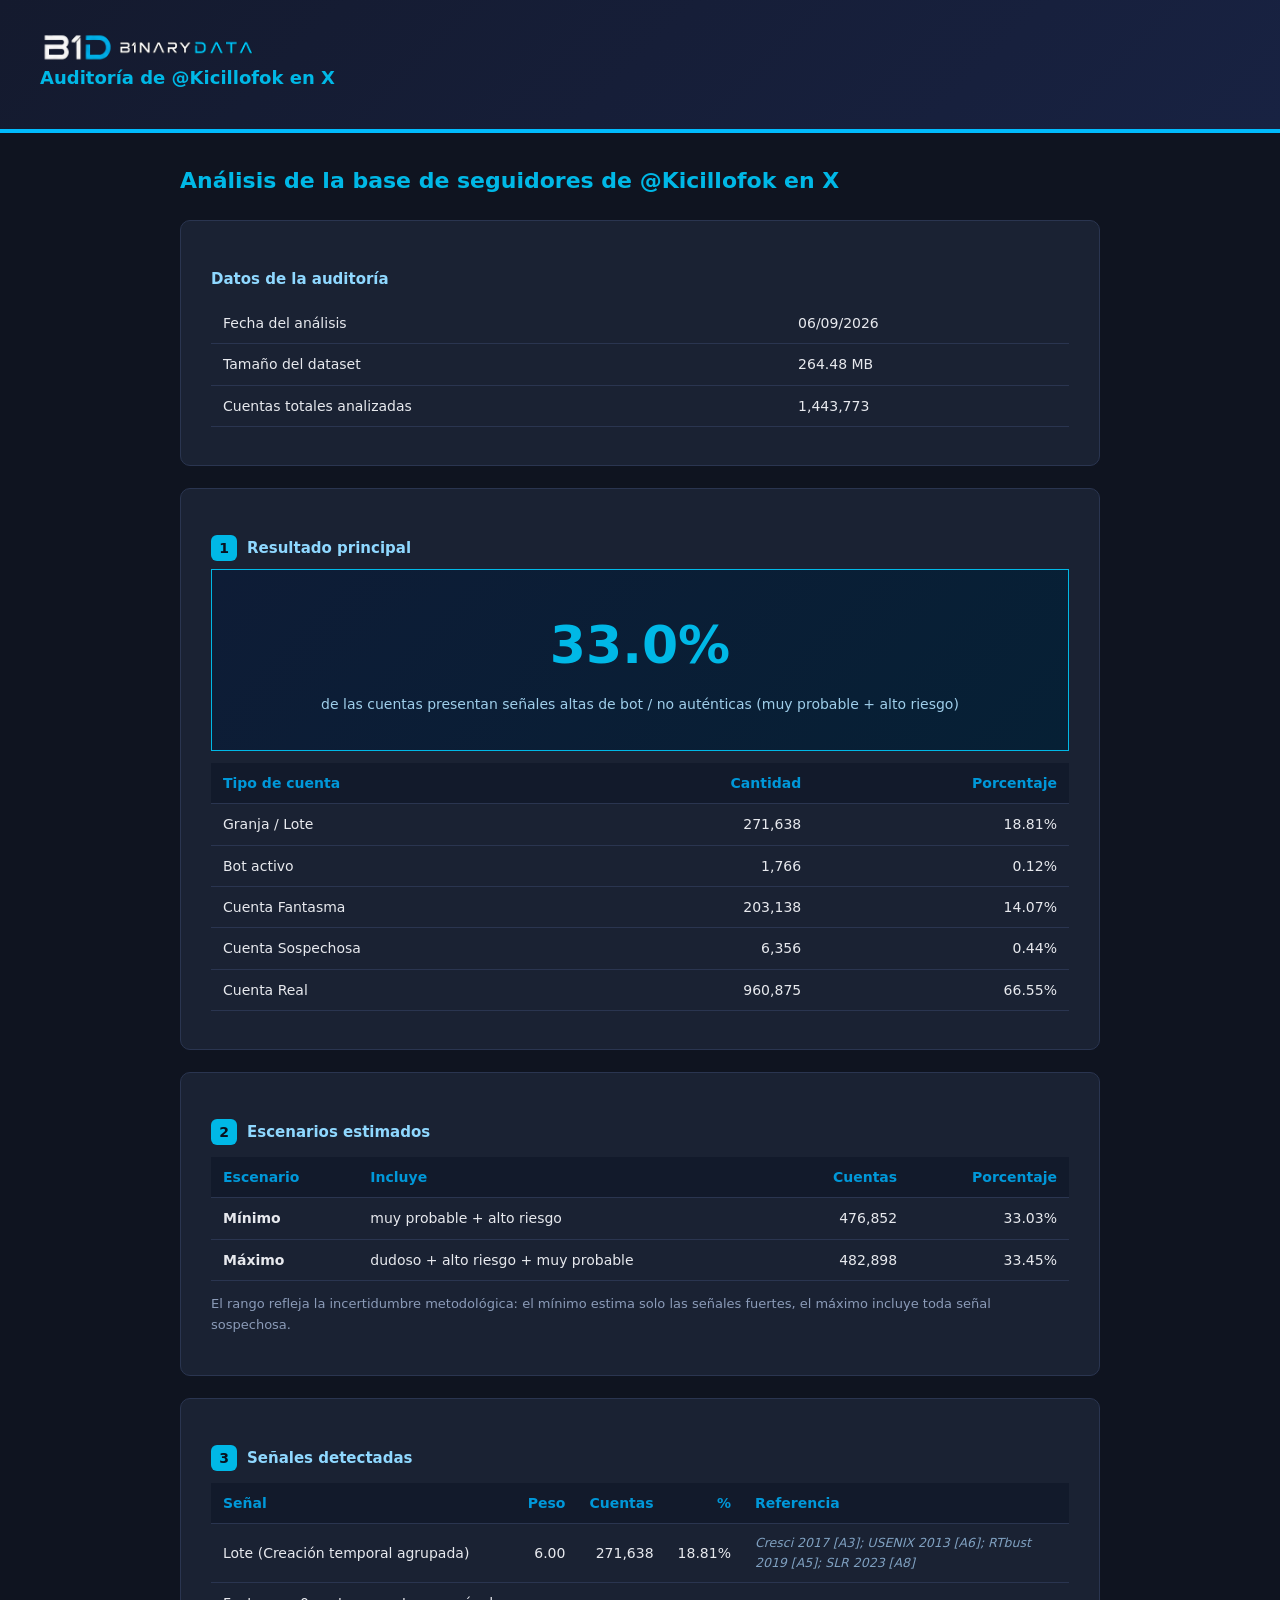
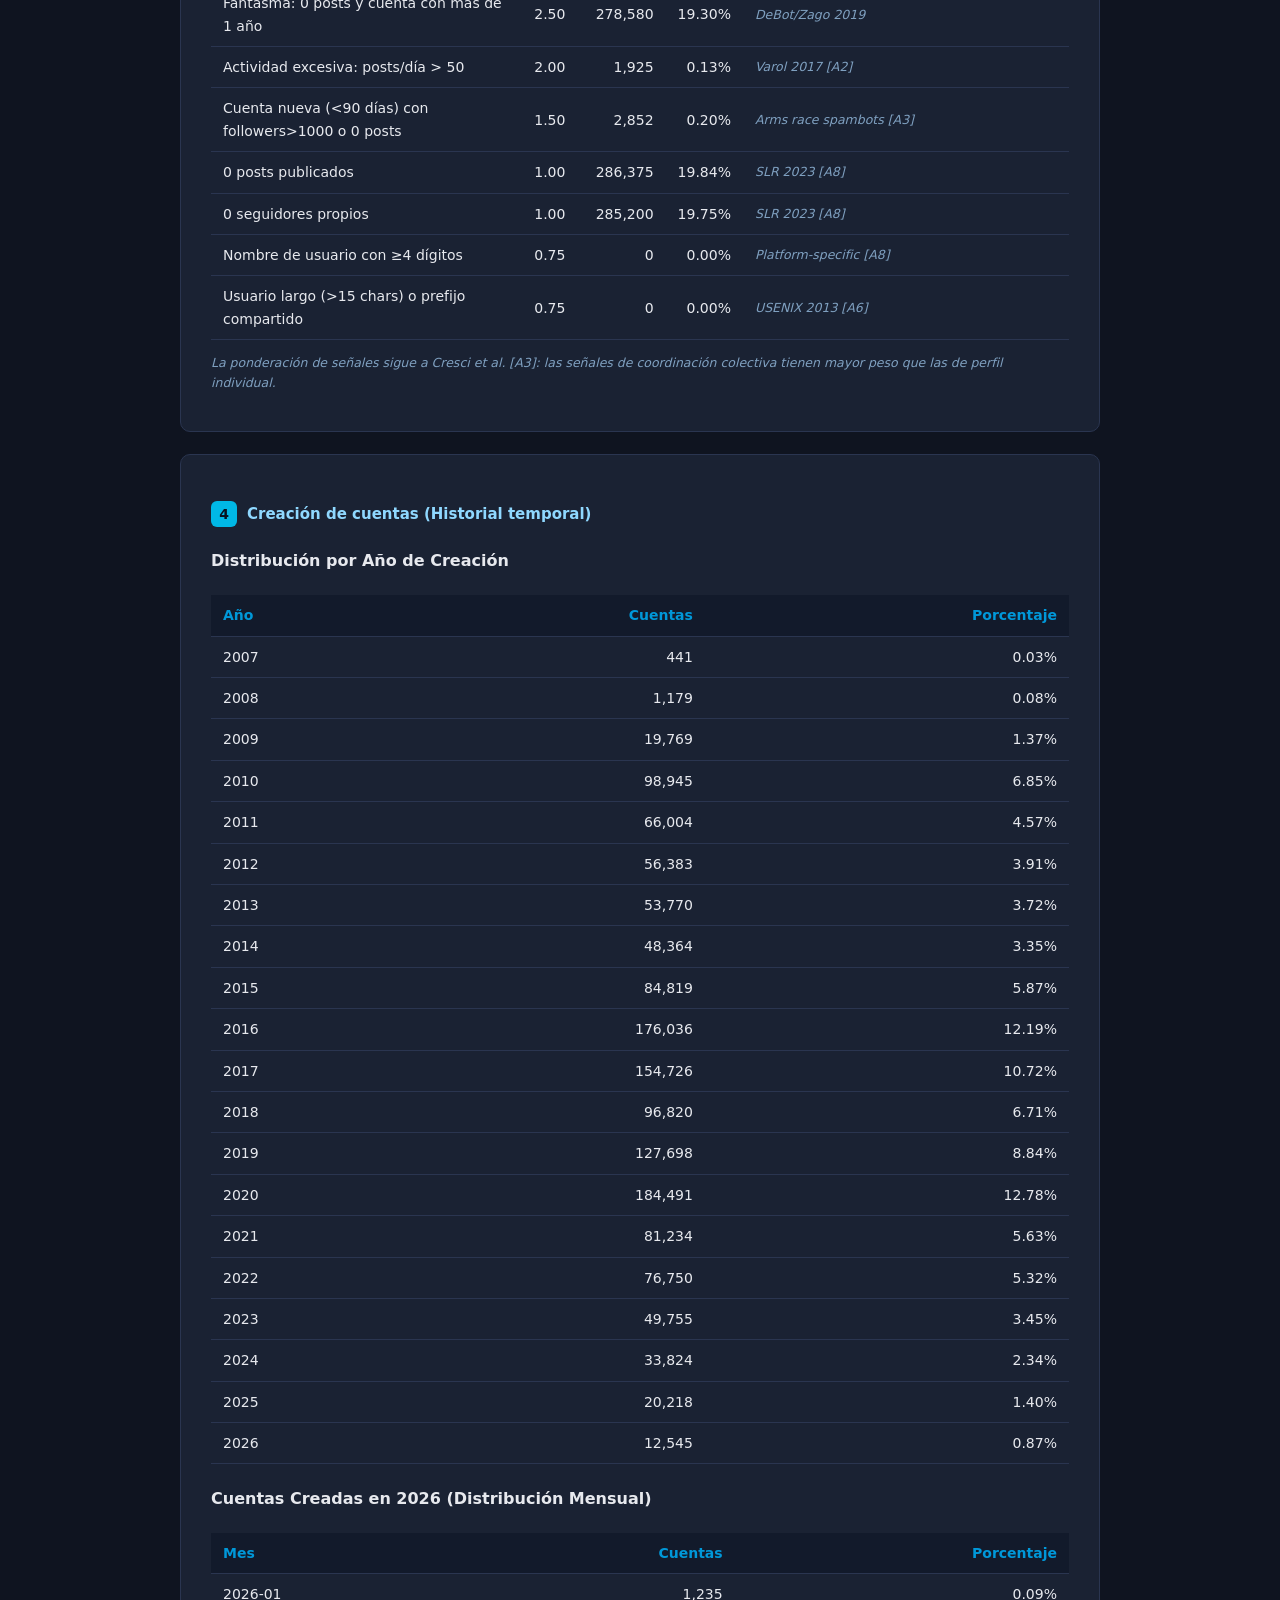
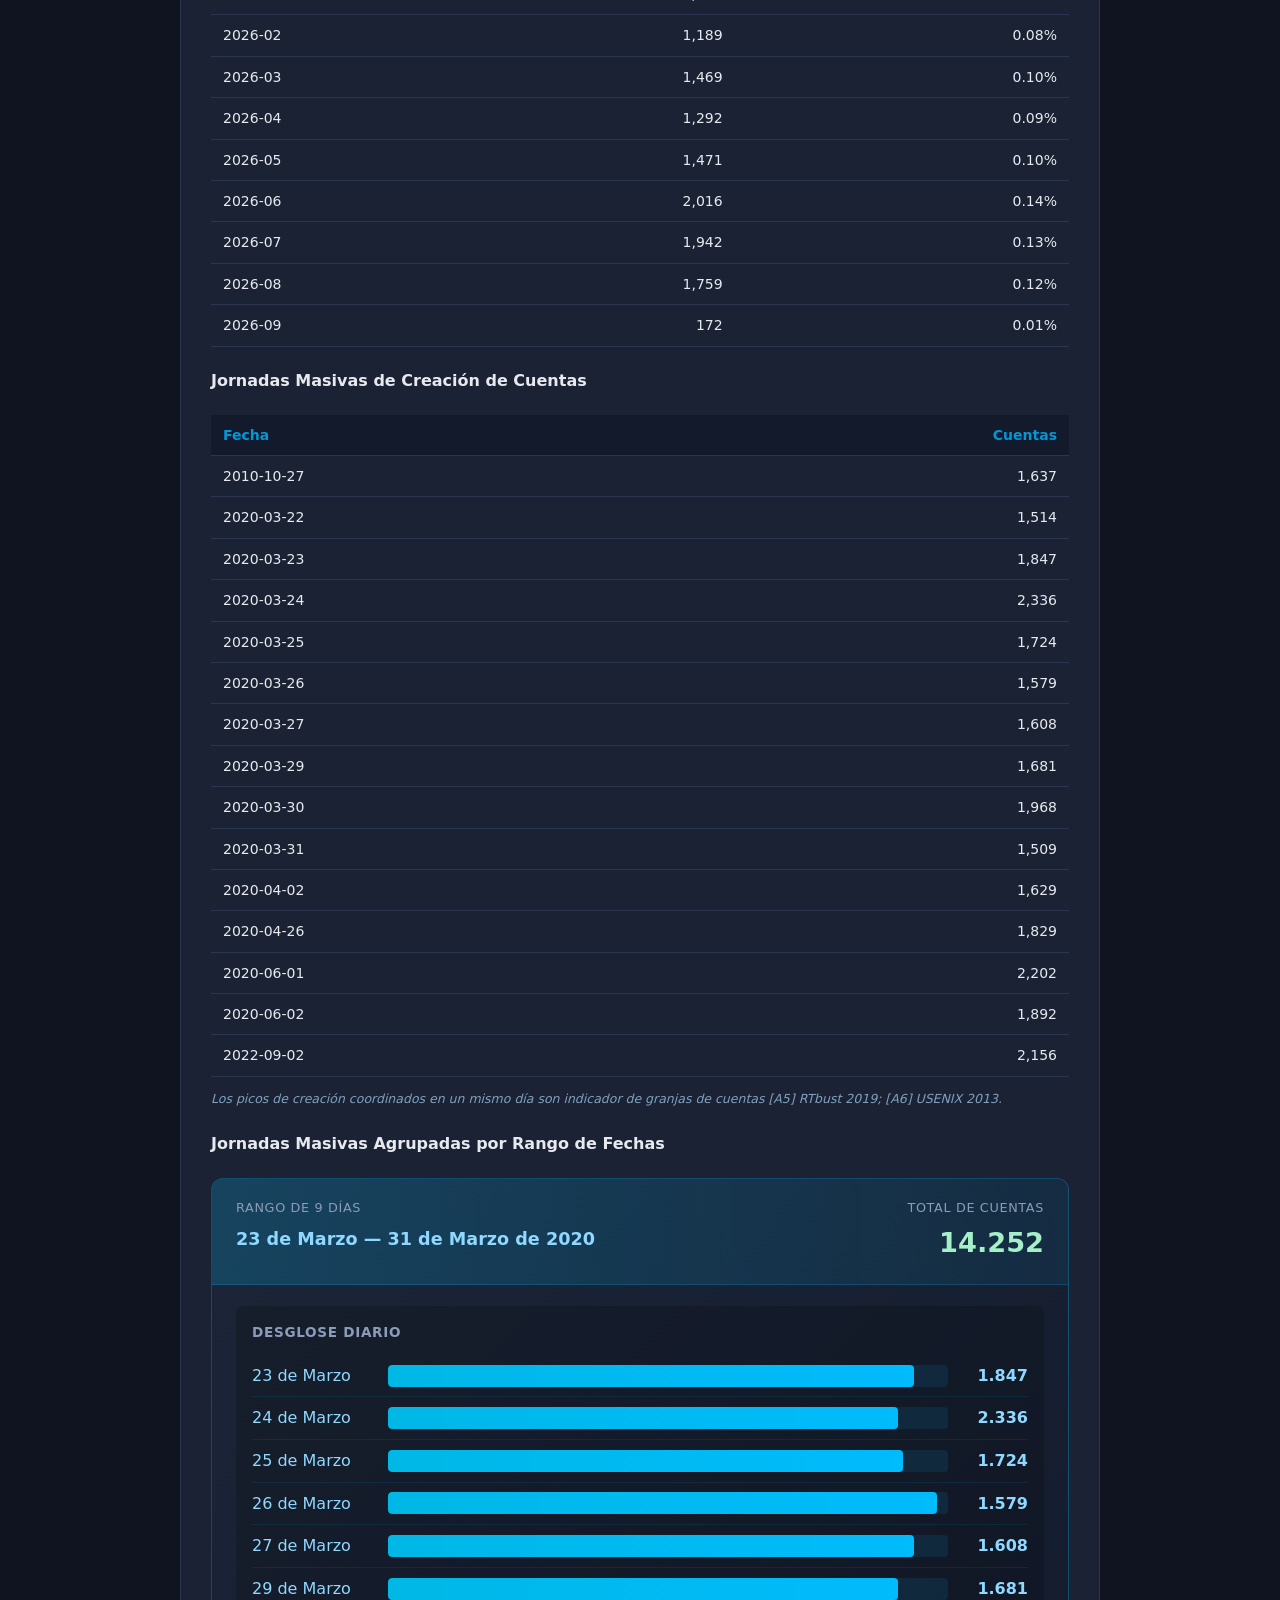
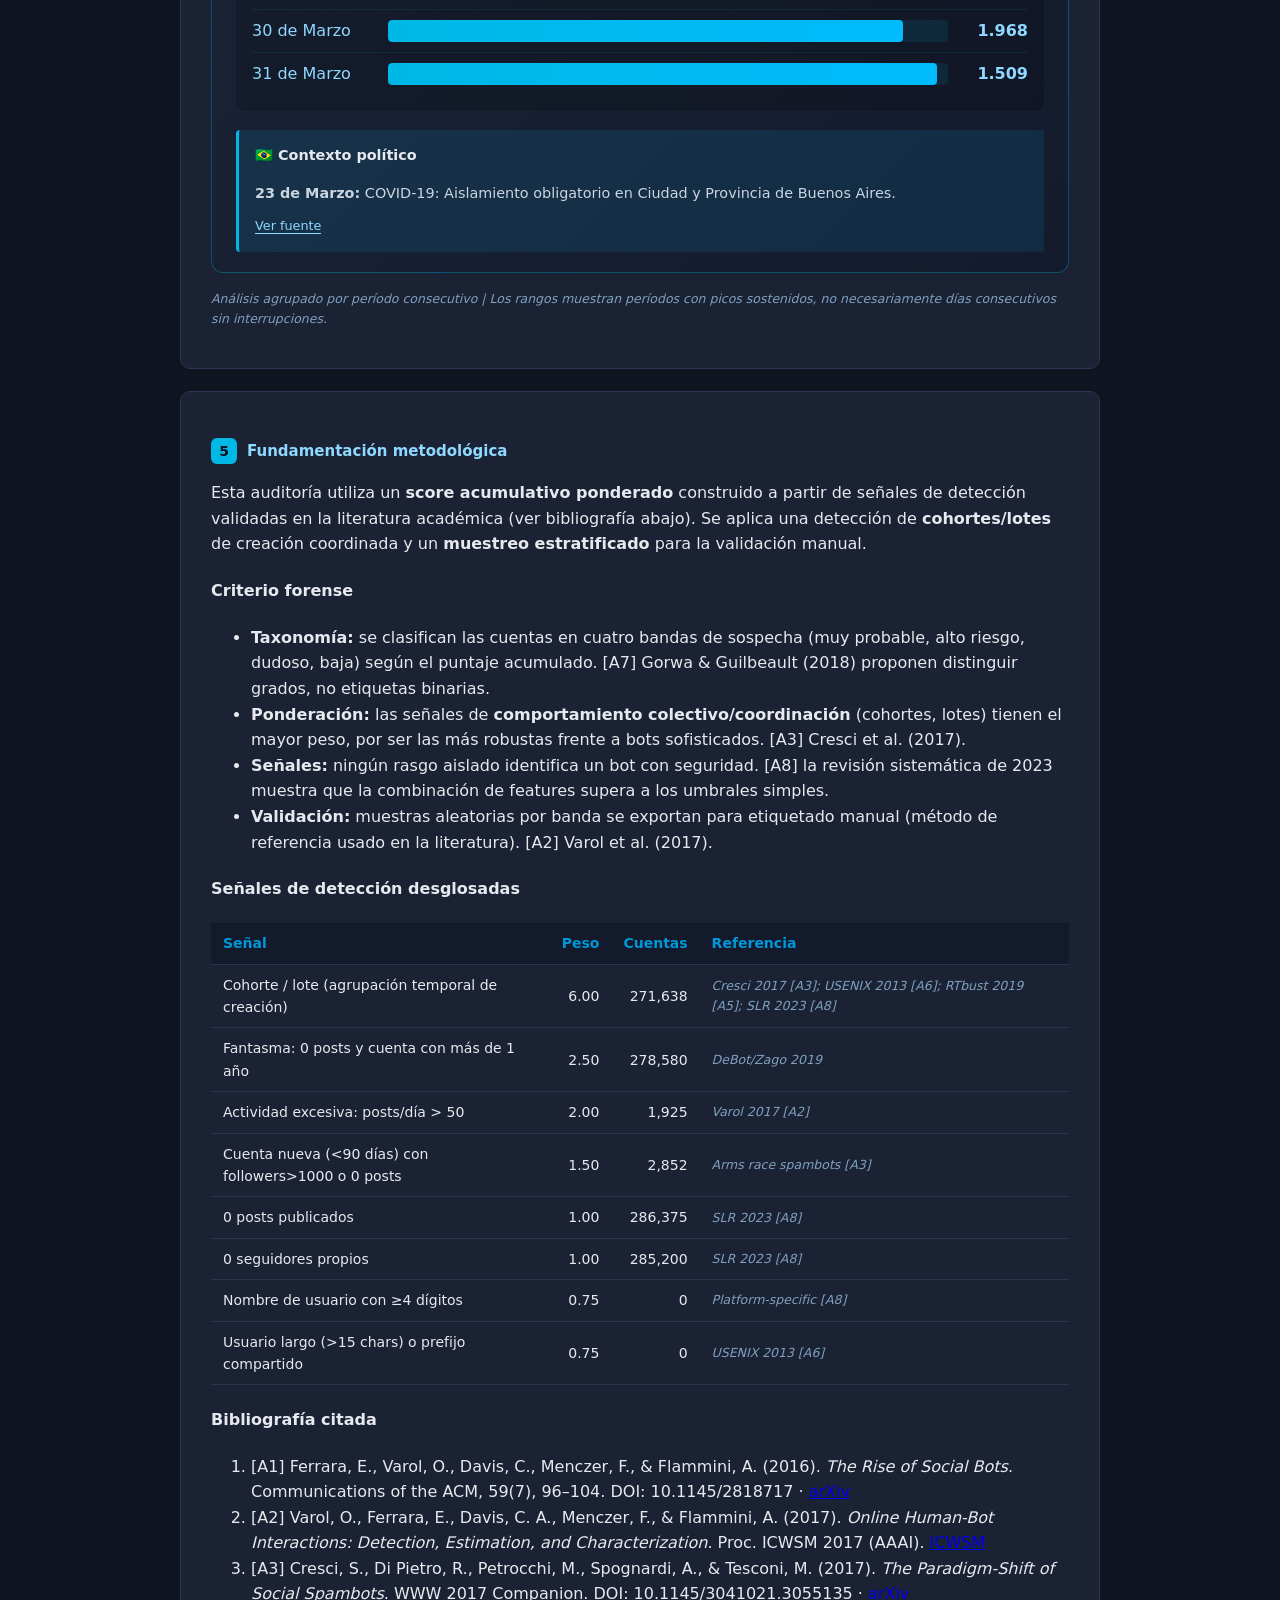
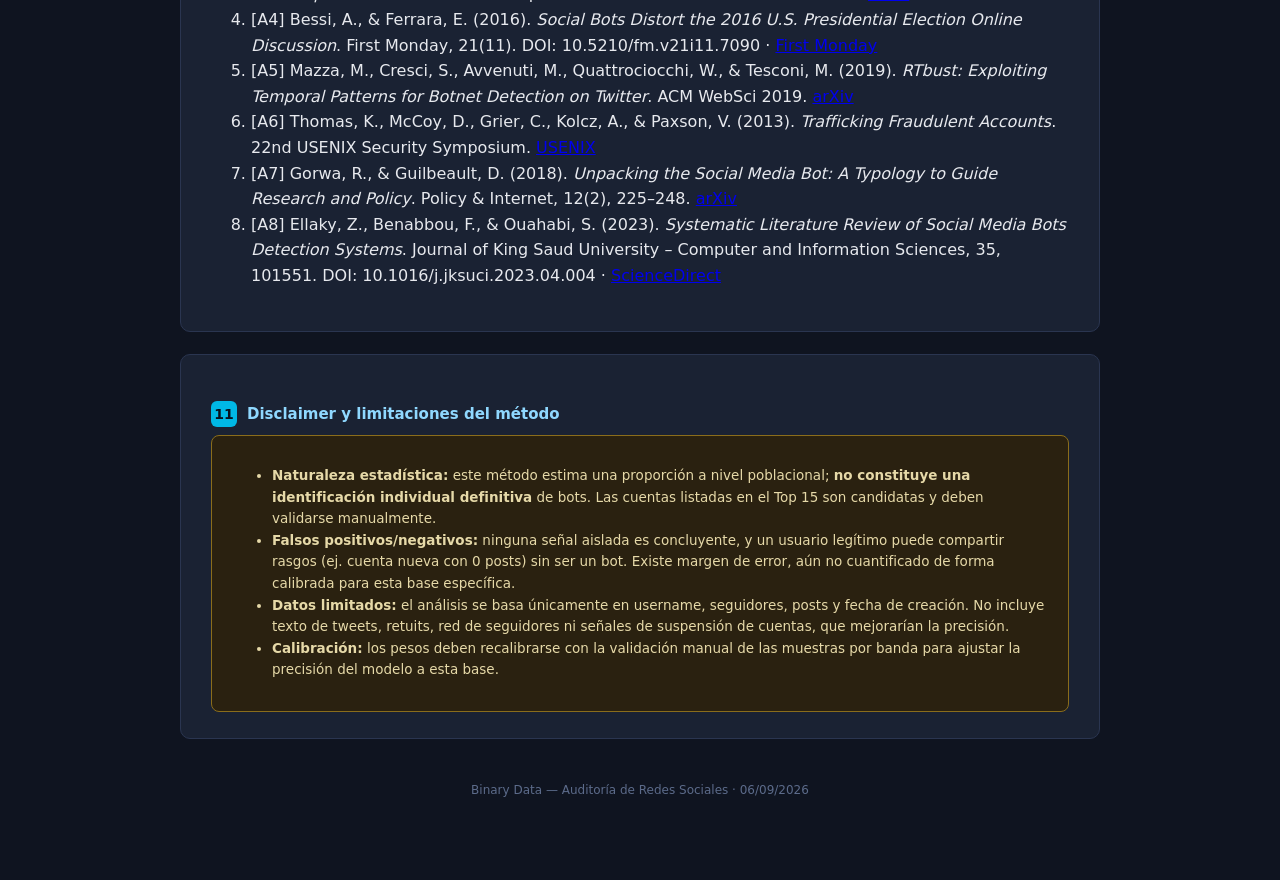
<file: informes-bots/KICILLOFOKenX_Informe_09-2026.html>
<!DOCTYPE html><html lang='es'><head><meta charset='utf-8'>
<meta name='viewport' content='width=device-width, initial-scale=1'>
<title>Auditoría @Kicillofok en X: 33% de las cuentas son bots - Binary Data</title>
<meta name="description" content="Auditoría independiente de 1.4 millones de cuentas seguidoras de @Kicillofok en X. El 33% muestra señales sospechosas, granja o cuenta fantasma, con metodología académica y detección de lotes de creación coordinada.">
<link rel="canonical" href="https://bin-dat.com/informes-bots/KICILLOFOKenX_Informe_09-2026.html">
<meta property="og:type" content="article">
<meta property="og:url" content="https://bin-dat.com/informes-bots/KICILLOFOKenX_Informe_09-2026.html">
<meta property="og:title" content="Auditoría @Kicillofok en X: 33% de cuentas sospechosas">
<meta property="og:description" content="Análisis de 1.4 millones de cuentas seguidoras de @Kicillofok en X con metodología académica y detección de lotes de creación coordinada.">
<meta property="og:image" content="https://bin-dat.com/img/KICILLOFOK.webp">
<meta name="twitter:card" content="summary_large_image">
<meta name="twitter:title" content="Auditoría @Kicillofok en X: 33% de cuentas sospechosas">
<meta name="twitter:description" content="Análisis de 1.4 millones de cuentas seguidoras de @Kicillofok en X con metodología académica y detección de lotes de creación coordinada.">
<meta name="twitter:image" content="https://bin-dat.com/img/KICILLOFOK.webp">
<link rel="icon" type="image/x-icon" href="../img/favicon/favicon.ico">
<link rel="icon" type="image/png" sizes="16x16" href="../img/favicon/favicon-16x16.png">
<link rel="icon" type="image/png" sizes="32x32" href="../img/favicon/favicon-32x32.png">
<link rel="icon" type="image/png" sizes="192x192" href="../img/favicon/android-chrome-192x192.png">
<link rel="icon" type="image/png" sizes="512x512" href="../img/favicon/android-chrome-512x512.png">
<link rel="apple-touch-icon" sizes="180x180" href="../img/favicon/apple-touch-icon.png">
<link rel="stylesheet" href="css/audit.css">
  <script type="application/ld+json">
  {
    "@context": "https://schema.org",
    "@graph": [
      {
        "@type": "Dataset",
        "name": "Auditoría de bots — Kicillof en X (Septiembre 2026)",
        "description": "Análisis de la base de seguidores de Kicillof en X para detectar cuentas falsas y automatizadas, con metodología basada en literatura académica de detección de bots.",
        "url": "https://bin-dat.com/informes-bots/KICILLOFOKenX_Informe_09-2026.html",
        "datePublished": "2026-09-06",
        "creator": {
          "@type": "Organization",
          "name": "Binary Data",
          "url": "https://bin-dat.com/"
        },
        "isAccessibleForFree": false
      },
      {
        "@type": "Article",
        "headline": "Auditoría de bots — Kicillof en X (Septiembre 2026)",
        "description": "Análisis de la base de seguidores de Kicillof en X para detectar cuentas falsas y automatizadas, con metodología basada en literatura académica de detección de bots.",
        "url": "https://bin-dat.com/informes-bots/KICILLOFOKenX_Informe_09-2026.html",
        "datePublished": "2026-09-06",
        "author": {
          "@type": "Organization",
          "name": "Binary Data",
          "url": "https://bin-dat.com/"
        },
        "publisher": {
          "@type": "Organization",
          "name": "Binary Data",
          "url": "https://bin-dat.com/"
        }
      }
    ]
  }
  </script>
</head>
  <body>
<header><a href="/informes-bots/"><img src="../img/logobinarydata-horizontal.png" alt='Binary Data'></a><h1>Auditoría de @Kicillofok en X</h1></header>
<div class='wrap'>
<h2>Análisis de la base de seguidores de @Kicillofok en X</h2>
<section><h3>Datos de la auditoría</h3>
<table>
<tr><td>Fecha del análisis</td><td>06/09/2026</td></tr>
<tr><td>Tamaño del dataset</td><td>264.48 MB</td></tr>
<tr><td>Cuentas totales analizadas</td><td>1,443,773</td></tr>
</table></section>
<section><h3><span class='numb'>1</span>Resultado principal</h3>
<div class='hero'><div class='big'>33.0%</div><div class='tag'>de las cuentas presentan señales altas de bot / no auténticas (muy probable + alto riesgo)</div></div>
<table><tr><th>Tipo de cuenta</th><th class='num'>Cantidad</th><th class='num'>Porcentaje</th></tr>
<tr><td>Granja / Lote</td><td class='num'>271,638</td><td class='num'>18.81%</td></tr>
<tr><td>Bot activo</td><td class='num'>1,766</td><td class='num'>0.12%</td></tr>
<tr><td>Cuenta Fantasma</td><td class='num'>203,138</td><td class='num'>14.07%</td></tr>
<tr><td>Cuenta Sospechosa</td><td class='num'>6,356</td><td class='num'>0.44%</td></tr>
<tr><td>Cuenta Real</td><td class='num'>960,875</td><td class='num'>66.55%</td></tr>
</table></section>
<section><h3><span class='numb'>2</span>Escenarios estimados</h3>
<table><tr><th>Escenario</th><th>Incluye</th><th class='num'>Cuentas</th><th class='num'>Porcentaje</th></tr>
<tr><td><strong>Mínimo</strong></td><td>muy probable + alto riesgo</td><td class='num'>476,852</td><td class='num'>33.03%</td></tr>
<tr><td><strong>Máximo</strong></td><td>dudoso + alto riesgo + muy probable</td><td class='num'>482,898</td><td class='num'>33.45%</td></tr>
</table>
<p style='font-size:13px;color:#8b9bb8'>El rango refleja la incertidumbre metodológica: el mínimo estima solo las señales fuertes, el máximo incluye toda señal sospechosa.</p></section>
<section><h3><span class='numb'>3</span>Señales detectadas</h3>
<table><tr><th>Señal</th><th class='num'>Peso</th><th class='num'>Cuentas</th><th class='num'>%</th><th>Referencia</th></tr>
<tr><td>Lote (Creación temporal agrupada)</td><td class='num'>6.00</td><td class='num'>271,638</td><td class='num'>18.81%</td><td class='cit'>Cresci 2017 [A3]; USENIX 2013 [A6]; RTbust 2019 [A5]; SLR 2023 [A8]</td></tr>
<tr><td>Fantasma: 0 posts y cuenta con más de 1 año</td><td class='num'>2.50</td><td class='num'>278,580</td><td class='num'>19.30%</td><td class='cit'>DeBot/Zago 2019</td></tr>
<tr><td>Actividad excesiva: posts/día &gt; 50</td><td class='num'>2.00</td><td class='num'>1,925</td><td class='num'>0.13%</td><td class='cit'>Varol 2017 [A2]</td></tr>
<tr><td>Cuenta nueva (&lt;90 días) con followers&gt;1000 o 0 posts</td><td class='num'>1.50</td><td class='num'>2,852</td><td class='num'>0.20%</td><td class='cit'>Arms race spambots [A3]</td></tr>
<tr><td>0 posts publicados</td><td class='num'>1.00</td><td class='num'>286,375</td><td class='num'>19.84%</td><td class='cit'>SLR 2023 [A8]</td></tr>
<tr><td>0 seguidores propios</td><td class='num'>1.00</td><td class='num'>285,200</td><td class='num'>19.75%</td><td class='cit'>SLR 2023 [A8]</td></tr>
<tr><td>Nombre de usuario con ≥4 dígitos</td><td class='num'>0.75</td><td class='num'>0</td><td class='num'>0.00%</td><td class='cit'>Platform-specific [A8]</td></tr>
<tr><td>Usuario largo (&gt;15 chars) o prefijo compartido</td><td class='num'>0.75</td><td class='num'>0</td><td class='num'>0.00%</td><td class='cit'>USENIX 2013 [A6]</td></tr>
</table>
<p class='cit'>La ponderación de señales sigue a Cresci et al. [A3]: las señales de coordinación colectiva tienen mayor peso que las de perfil individual.</p></section>
<section><h3><span class='numb'>4</span>Creación de cuentas (Historial temporal)</h3>
<h4>Distribución por Año de Creación</h4>
<table><tr><th>Año</th><th class='num'>Cuentas</th><th class='num'>Porcentaje</th></tr>
<tr><td>2007</td><td class='num'>441</td><td class='num'>0.03%</td></tr>
<tr><td>2008</td><td class='num'>1,179</td><td class='num'>0.08%</td></tr>
<tr><td>2009</td><td class='num'>19,769</td><td class='num'>1.37%</td></tr>
<tr><td>2010</td><td class='num'>98,945</td><td class='num'>6.85%</td></tr>
<tr><td>2011</td><td class='num'>66,004</td><td class='num'>4.57%</td></tr>
<tr><td>2012</td><td class='num'>56,383</td><td class='num'>3.91%</td></tr>
<tr><td>2013</td><td class='num'>53,770</td><td class='num'>3.72%</td></tr>
<tr><td>2014</td><td class='num'>48,364</td><td class='num'>3.35%</td></tr>
<tr><td>2015</td><td class='num'>84,819</td><td class='num'>5.87%</td></tr>
<tr><td>2016</td><td class='num'>176,036</td><td class='num'>12.19%</td></tr>
<tr><td>2017</td><td class='num'>154,726</td><td class='num'>10.72%</td></tr>
<tr><td>2018</td><td class='num'>96,820</td><td class='num'>6.71%</td></tr>
<tr><td>2019</td><td class='num'>127,698</td><td class='num'>8.84%</td></tr>
<tr><td>2020</td><td class='num'>184,491</td><td class='num'>12.78%</td></tr>
<tr><td>2021</td><td class='num'>81,234</td><td class='num'>5.63%</td></tr>
<tr><td>2022</td><td class='num'>76,750</td><td class='num'>5.32%</td></tr>
<tr><td>2023</td><td class='num'>49,755</td><td class='num'>3.45%</td></tr>
<tr><td>2024</td><td class='num'>33,824</td><td class='num'>2.34%</td></tr>
<tr><td>2025</td><td class='num'>20,218</td><td class='num'>1.40%</td></tr>
<tr><td>2026</td><td class='num'>12,545</td><td class='num'>0.87%</td></tr>
</table>
<h4>Cuentas Creadas en 2026 (Distribución Mensual)</h4>
<table><tr><th>Mes</th><th class='num'>Cuentas</th><th class='num'>Porcentaje</th></tr>
<tr><td>2026-01</td><td class='num'>1,235</td><td class='num'>0.09%</td></tr>
<tr><td>2026-02</td><td class='num'>1,189</td><td class='num'>0.08%</td></tr>
<tr><td>2026-03</td><td class='num'>1,469</td><td class='num'>0.10%</td></tr>
<tr><td>2026-04</td><td class='num'>1,292</td><td class='num'>0.09%</td></tr>
<tr><td>2026-05</td><td class='num'>1,471</td><td class='num'>0.10%</td></tr>
<tr><td>2026-06</td><td class='num'>2,016</td><td class='num'>0.14%</td></tr>
<tr><td>2026-07</td><td class='num'>1,942</td><td class='num'>0.13%</td></tr>
<tr><td>2026-08</td><td class='num'>1,759</td><td class='num'>0.12%</td></tr>
<tr><td>2026-09</td><td class='num'>172</td><td class='num'>0.01%</td></tr>
</table>
<h4>Jornadas Masivas de Creación de Cuentas</h4>
<table><tr><th>Fecha</th><th class='num'>Cuentas</th></tr>
<tr><td>2010-10-27</td><td class='num'>1,637</td></tr>
<tr><td>2020-03-22</td><td class='num'>1,514</td></tr>
<tr><td>2020-03-23</td><td class='num'>1,847</td></tr>
<tr><td>2020-03-24</td><td class='num'>2,336</td></tr>
<tr><td>2020-03-25</td><td class='num'>1,724</td></tr>
<tr><td>2020-03-26</td><td class='num'>1,579</td></tr>
<tr><td>2020-03-27</td><td class='num'>1,608</td></tr>
<tr><td>2020-03-29</td><td class='num'>1,681</td></tr>
<tr><td>2020-03-30</td><td class='num'>1,968</td></tr>
<tr><td>2020-03-31</td><td class='num'>1,509</td></tr>
<tr><td>2020-04-02</td><td class='num'>1,629</td></tr>
<tr><td>2020-04-26</td><td class='num'>1,829</td></tr>
<tr><td>2020-06-01</td><td class='num'>2,202</td></tr>
<tr><td>2020-06-02</td><td class='num'>1,892</td></tr>
<tr><td>2022-09-02</td><td class='num'>2,156</td></tr>
</table>
<p class='cit'>Los picos de creación coordinados en un mismo día son indicador de granjas de cuentas [A5] RTbust 2019; [A6] USENIX 2013.</p>
<h4>Jornadas Masivas Agrupadas por Rango de Fechas</h4>
<div class="event-group">
<div class="event-header">
<div class="event-date-range"><div class="event-date-range-label">Rango de 9 días</div><div class="date-from-to">23 de Marzo — 31 de Marzo de 2020</div></div>
<div class="event-total"><div class="event-total-label">Total de cuentas</div><div class="event-total-number">14.252</div></div>
</div>
<div class="event-body">
<div class="days-breakdown"><div class="days-breakdown-title">Desglose diario</div>
<div class="day-item"><div class="day-date">23 de Marzo</div><div class="day-bar-container"><div class="day-bar" style="width:94%;"></div></div><div class="day-count-right">1.847</div></div>
<div class="day-item"><div class="day-date">24 de Marzo</div><div class="day-bar-container"><div class="day-bar" style="width:91%;"></div></div><div class="day-count-right">2.336</div></div>
<div class="day-item"><div class="day-date">25 de Marzo</div><div class="day-bar-container"><div class="day-bar" style="width:92%;"></div></div><div class="day-count-right">1.724</div></div>
<div class="day-item"><div class="day-date">26 de Marzo</div><div class="day-bar-container"><div class="day-bar" style="width:98%;"></div></div><div class="day-count-right">1.579</div></div>
<div class="day-item"><div class="day-date">27 de Marzo</div><div class="day-bar-container"><div class="day-bar" style="width:94%;"></div></div><div class="day-count-right">1.608</div></div>
<div class="day-item"><div class="day-date">29 de Marzo</div><div class="day-bar-container"><div class="day-bar" style="width:91%;"></div></div><div class="day-count-right">1.681</div></div>
<div class="day-item"><div class="day-date">30 de Marzo</div><div class="day-bar-container"><div class="day-bar" style="width:92%;"></div></div><div class="day-count-right">1.968</div></div>
<div class="day-item"><div class="day-date">31 de Marzo</div><div class="day-bar-container"><div class="day-bar" style="width:98%;"></div></div><div class="day-count-right">1.509</div></div></div>
<div class="event-context"><div class="event-context-title">🇧🇷 Contexto político</div>
<p><strong>23 de Marzo:</strong> COVID-19: Aislamiento obligatorio en Ciudad y Provincia de Buenos Aires.</p>
<a href="https://www.argentina.gob.ar/noticias/frederic-kicillof-y-larreta-controlan-el-cumplimiento-del-aislamiento-obligatorio-en-ciudad" target="_blank">Ver fuente</a>
</div></div></div>
<p class='cit' style="margin-top:1rem">Análisis agrupado por período consecutivo | Los rangos muestran períodos con picos sostenidos, no necesariamente días consecutivos sin interrupciones.</p>
</section>
<section><h3><span class='numb'>5</span>Fundamentación metodológica</h3>
<p>Esta auditoría utiliza un <strong>score acumulativo ponderado</strong> construido a partir de señales de detección validadas en la literatura académica (ver bibliografía abajo). Se aplica una detección de <strong>cohortes/lotes</strong> de creación coordinada y un <strong>muestreo estratificado</strong> para la validación manual.</p>
<h4>Criterio forense</h4>
<ul>
<li><strong>Taxonomía:</strong> se clasifican las cuentas en cuatro bandas de sospecha (muy probable, alto riesgo, dudoso, baja) según el puntaje acumulado. [A7] Gorwa &amp; Guilbeault (2018) proponen distinguir grados, no etiquetas binarias.</li>
<li><strong>Ponderación:</strong> las señales de <strong>comportamiento colectivo/coordinación</strong> (cohortes, lotes) tienen el mayor peso, por ser las más robustas frente a bots sofisticados. [A3] Cresci et al. (2017).</li>
<li><strong>Señales:</strong> ningún rasgo aislado identifica un bot con seguridad. [A8] la revisión sistemática de 2023 muestra que la combinación de features supera a los umbrales simples.</li>
<li><strong>Validación:</strong> muestras aleatorias por banda se exportan para etiquetado manual (método de referencia usado en la literatura). [A2] Varol et al. (2017).</li>
</ul>
<h4>Señales de detección desglosadas</h4>
<table><tr><th>Señal</th><th class='num'>Peso</th><th class='num'>Cuentas</th><th>Referencia</th></tr>
<tr><td>Cohorte / lote (agrupación temporal de creación)</td><td class='num'>6.00</td><td class='num'>271,638</td><td class='cit'>Cresci 2017 [A3]; USENIX 2013 [A6]; RTbust 2019 [A5]; SLR 2023 [A8]</td></tr>
<tr><td>Fantasma: 0 posts y cuenta con más de 1 año</td><td class='num'>2.50</td><td class='num'>278,580</td><td class='cit'>DeBot/Zago 2019</td></tr>
<tr><td>Actividad excesiva: posts/día &gt; 50</td><td class='num'>2.00</td><td class='num'>1,925</td><td class='cit'>Varol 2017 [A2]</td></tr>
<tr><td>Cuenta nueva (&lt;90 días) con followers&gt;1000 o 0 posts</td><td class='num'>1.50</td><td class='num'>2,852</td><td class='cit'>Arms race spambots [A3]</td></tr>
<tr><td>0 posts publicados</td><td class='num'>1.00</td><td class='num'>286,375</td><td class='cit'>SLR 2023 [A8]</td></tr>
<tr><td>0 seguidores propios</td><td class='num'>1.00</td><td class='num'>285,200</td><td class='cit'>SLR 2023 [A8]</td></tr>
<tr><td>Nombre de usuario con ≥4 dígitos</td><td class='num'>0.75</td><td class='num'>0</td><td class='cit'>Platform-specific [A8]</td></tr>
<tr><td>Usuario largo (&gt;15 chars) o prefijo compartido</td><td class='num'>0.75</td><td class='num'>0</td><td class='cit'>USENIX 2013 [A6]</td></tr>
</table>
<h4>Bibliografía citada</h4>
<ol>
<li>[A1] Ferrara, E., Varol, O., Davis, C., Menczer, F., &amp; Flammini, A. (2016). <em>The Rise of Social Bots</em>. Communications of the ACM, 59(7), 96–104. DOI: 10.1145/2818717 · <a href='https://arxiv.org/abs/1407.5225'>arXiv</a></li>
<li>[A2] Varol, O., Ferrara, E., Davis, C. A., Menczer, F., &amp; Flammini, A. (2017). <em>Online Human-Bot Interactions: Detection, Estimation, and Characterization</em>. Proc. ICWSM 2017 (AAAI). <a href='https://aaai.org/ocs/index.php/ICWSM/ICWSM17/paper/view/15587'>ICWSM</a></li>
<li>[A3] Cresci, S., Di Pietro, R., Petrocchi, M., Spognardi, A., &amp; Tesconi, M. (2017). <em>The Paradigm-Shift of Social Spambots</em>. WWW 2017 Companion. DOI: 10.1145/3041021.3055135 · <a href='https://arxiv.org/abs/1701.03017'>arXiv</a></li>
<li>[A4] Bessi, A., &amp; Ferrara, E. (2016). <em>Social Bots Distort the 2016 U.S. Presidential Election Online Discussion</em>. First Monday, 21(11). DOI: 10.5210/fm.v21i11.7090 · <a href='https://firstmonday.org/ojs/index.php/fm/article/view/7090'>First Monday</a></li>
<li>[A5] Mazza, M., Cresci, S., Avvenuti, M., Quattrociocchi, W., &amp; Tesconi, M. (2019). <em>RTbust: Exploiting Temporal Patterns for Botnet Detection on Twitter</em>. ACM WebSci 2019. <a href='https://arxiv.org/abs/1902.04506'>arXiv</a></li>
<li>[A6] Thomas, K., McCoy, D., Grier, C., Kolcz, A., &amp; Paxson, V. (2013). <em>Trafficking Fraudulent Accounts</em>. 22nd USENIX Security Symposium. <a href='https://www.usenix.org/conference/usenixsecurity13/technical-sessions/paper/thomas'>USENIX</a></li>
<li>[A7] Gorwa, R., &amp; Guilbeault, D. (2018). <em>Unpacking the Social Media Bot: A Typology to Guide Research and Policy</em>. Policy &amp; Internet, 12(2), 225–248. <a href='https://arxiv.org/abs/1801.06863'>arXiv</a></li>
<li>[A8] Ellaky, Z., Benabbou, F., &amp; Ouahabi, S. (2023). <em>Systematic Literature Review of Social Media Bots Detection Systems</em>. Journal of King Saud University – Computer and Information Sciences, 35, 101551. DOI: 10.1016/j.jksuci.2023.04.004 · <a href='https://doi.org/10.1016/j.jksuci.2023.04.004'>ScienceDirect</a></li>
</ol></section>
<section><h3><span class='numb'>11</span>Disclaimer y limitaciones del método</h3>
<div class='disclaim'>
<ul>
<li><strong>Naturaleza estadística:</strong> este método estima una proporción a nivel poblacional; <strong>no constituye una identificación individual definitiva</strong> de bots. Las cuentas listadas en el Top 15 son candidatas y deben validarse manualmente.</li>
<li><strong>Falsos positivos/negativos:</strong> ninguna señal aislada es concluyente, y un usuario legítimo puede compartir rasgos (ej. cuenta nueva con 0 posts) sin ser un bot. Existe margen de error, aún no cuantificado de forma calibrada para esta base específica.</li>
<li><strong>Datos limitados:</strong> el análisis se basa únicamente en username, seguidores, posts y fecha de creación. No incluye texto de tweets, retuits, red de seguidores ni señales de suspensión de cuentas, que mejorarían la precisión.</li>
<li><strong>Calibración:</strong> los pesos deben recalibrarse con la validación manual de las muestras por banda para ajustar la precisión del modelo a esta base.</li>
</ul>
</div></section>
<footer>Binary Data — Auditoría de Redes Sociales · 06/09/2026</footer>
</div></body></html>
</file>
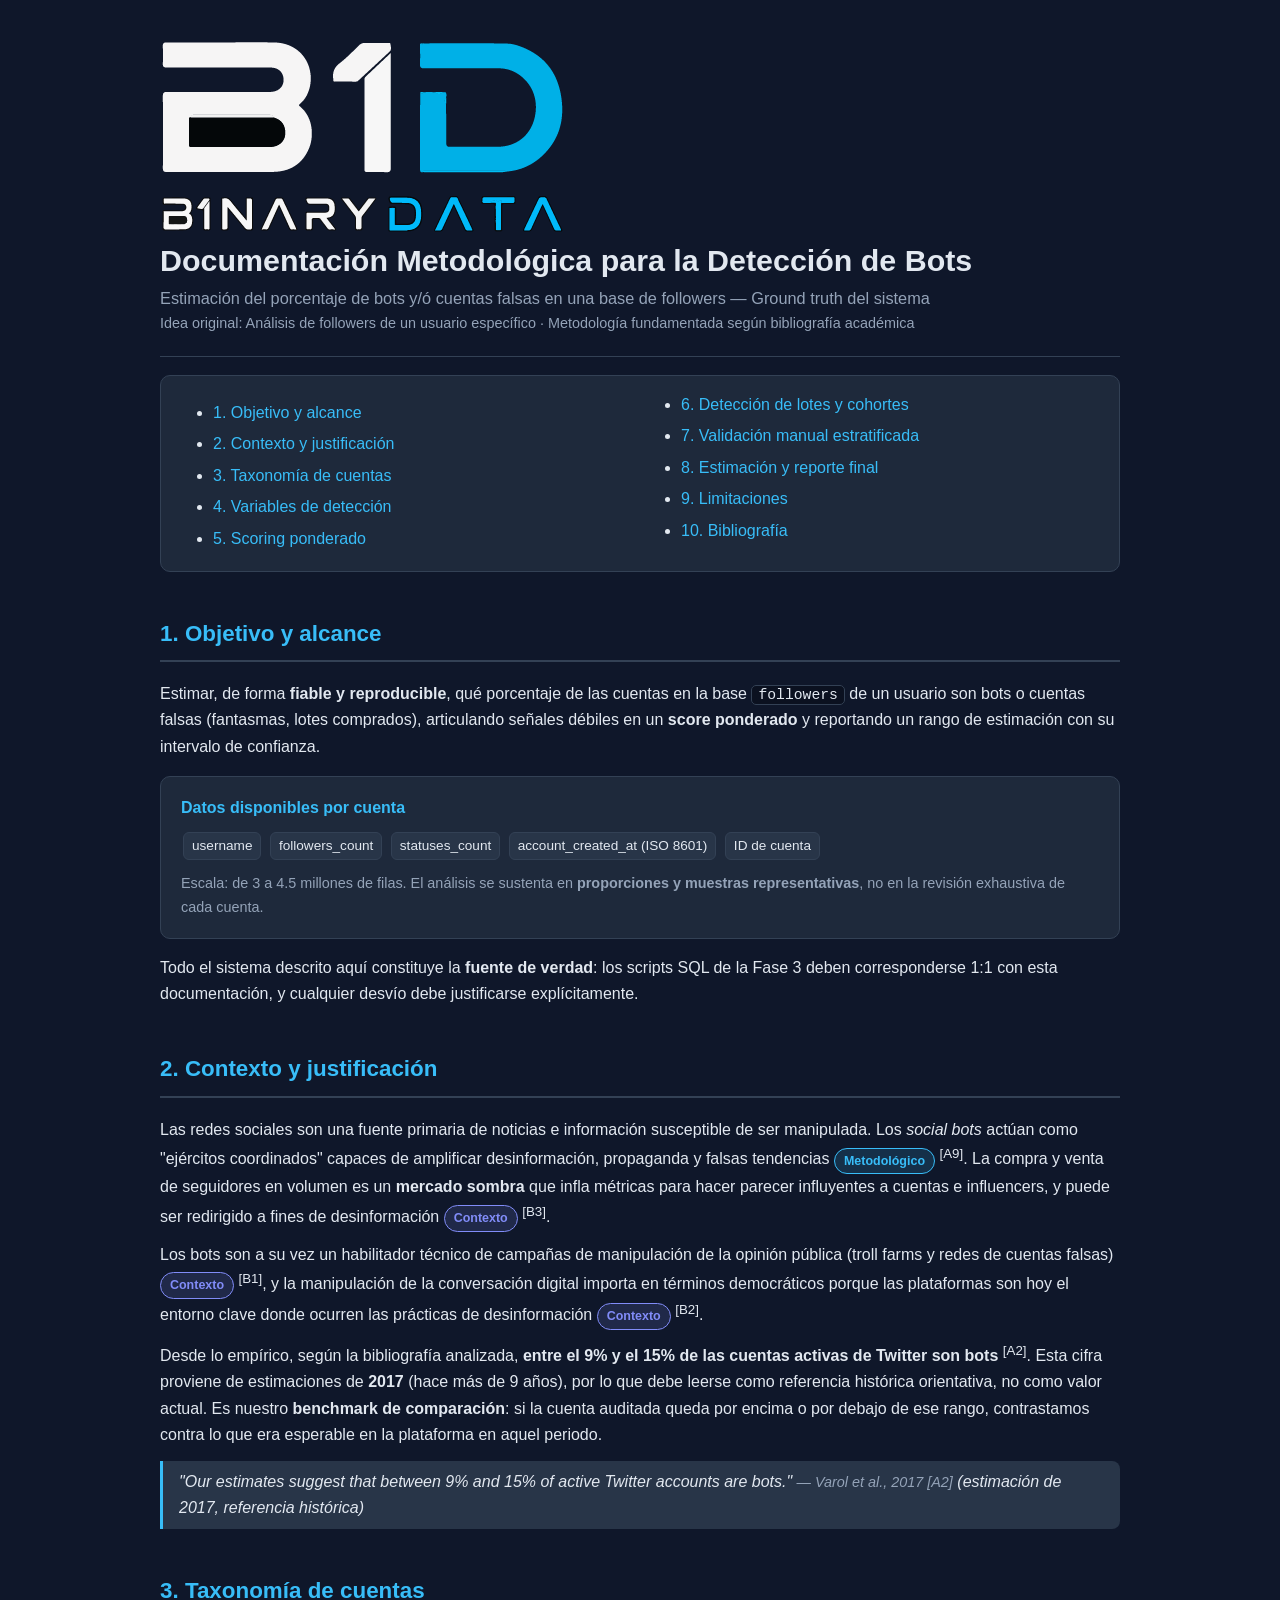
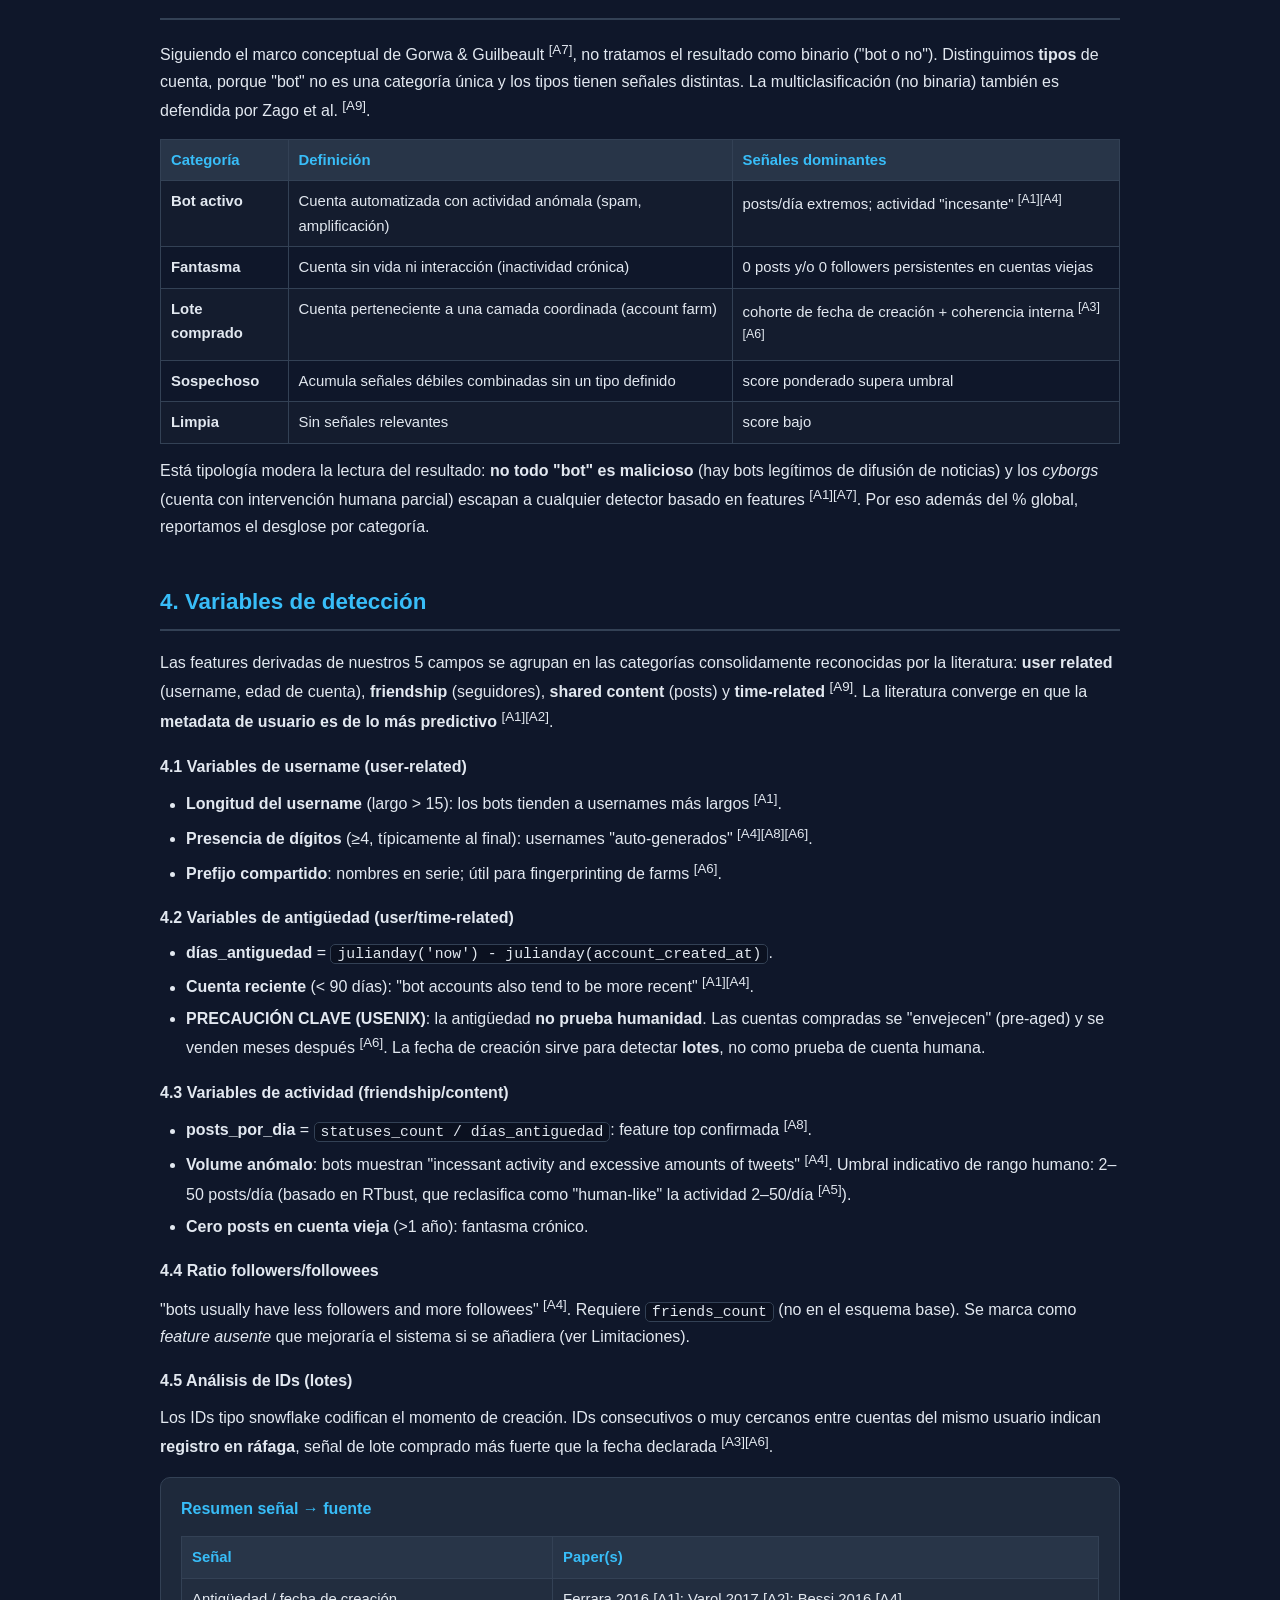
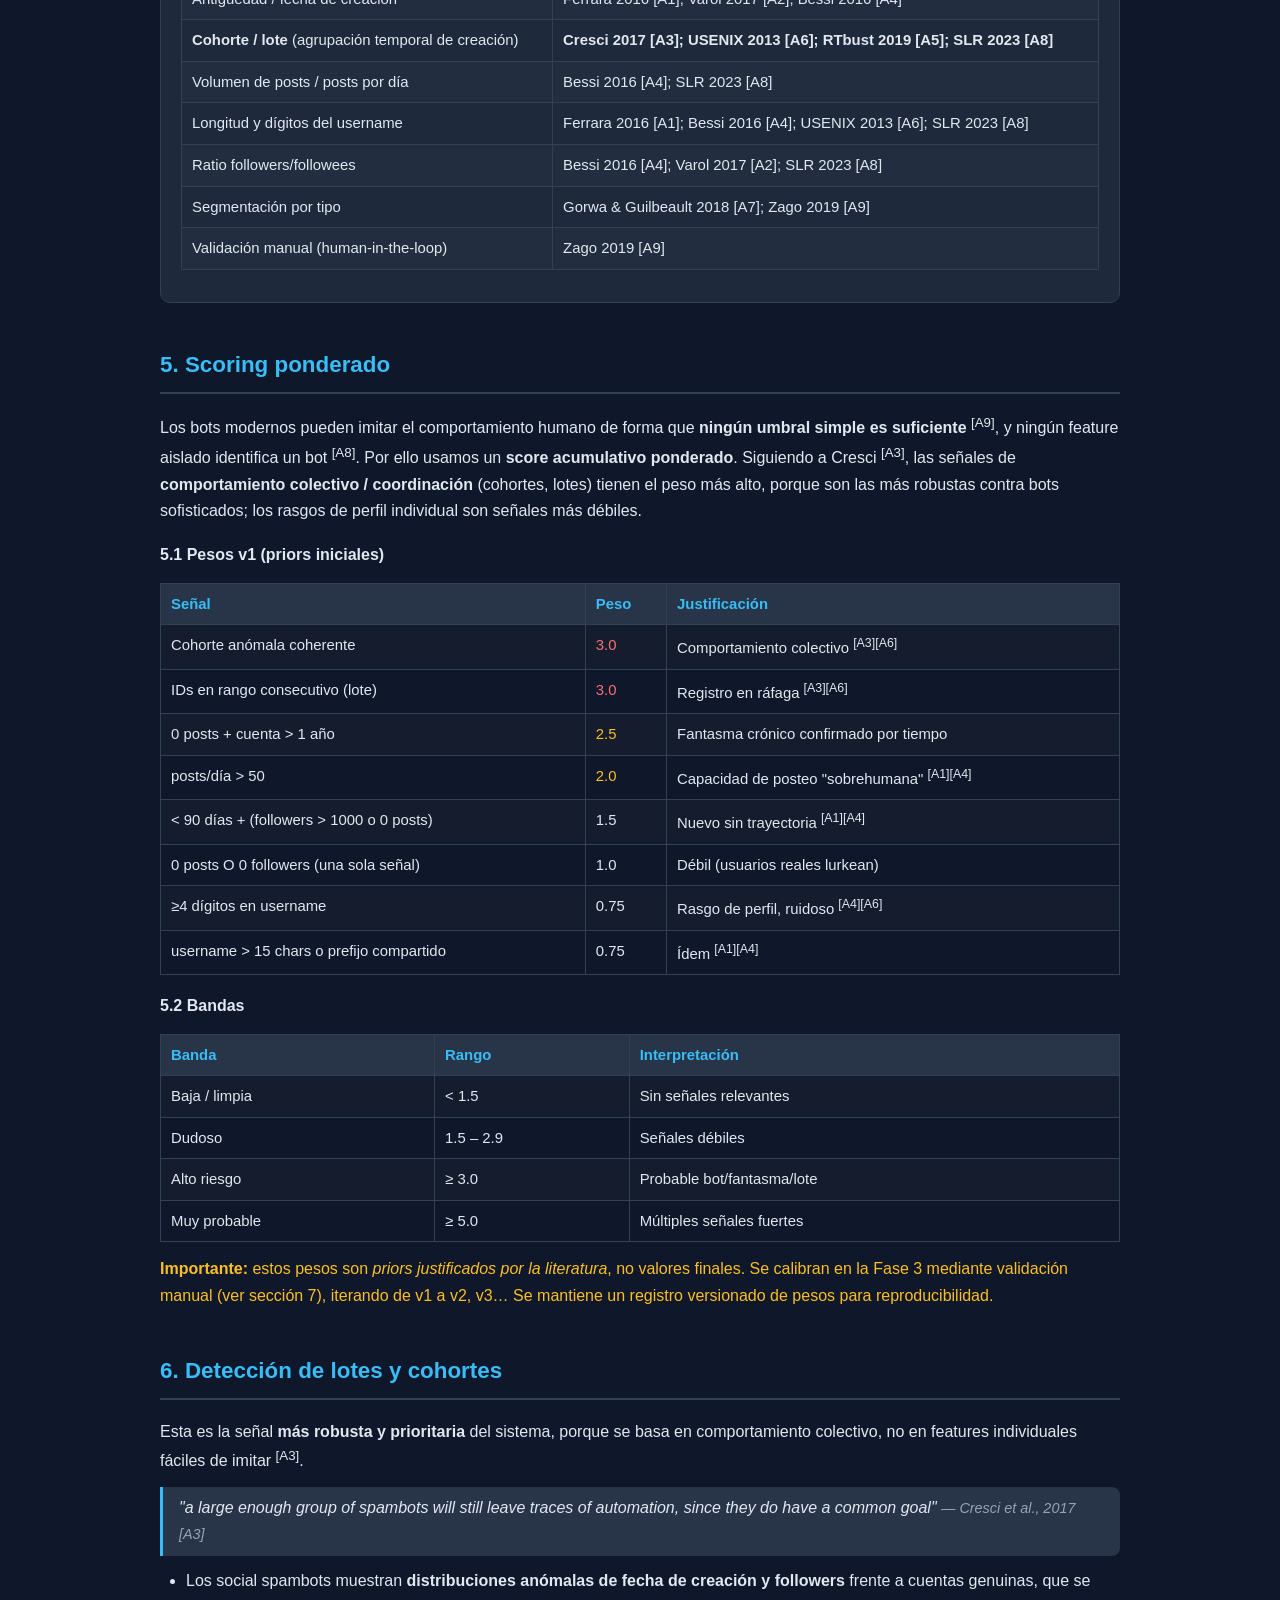
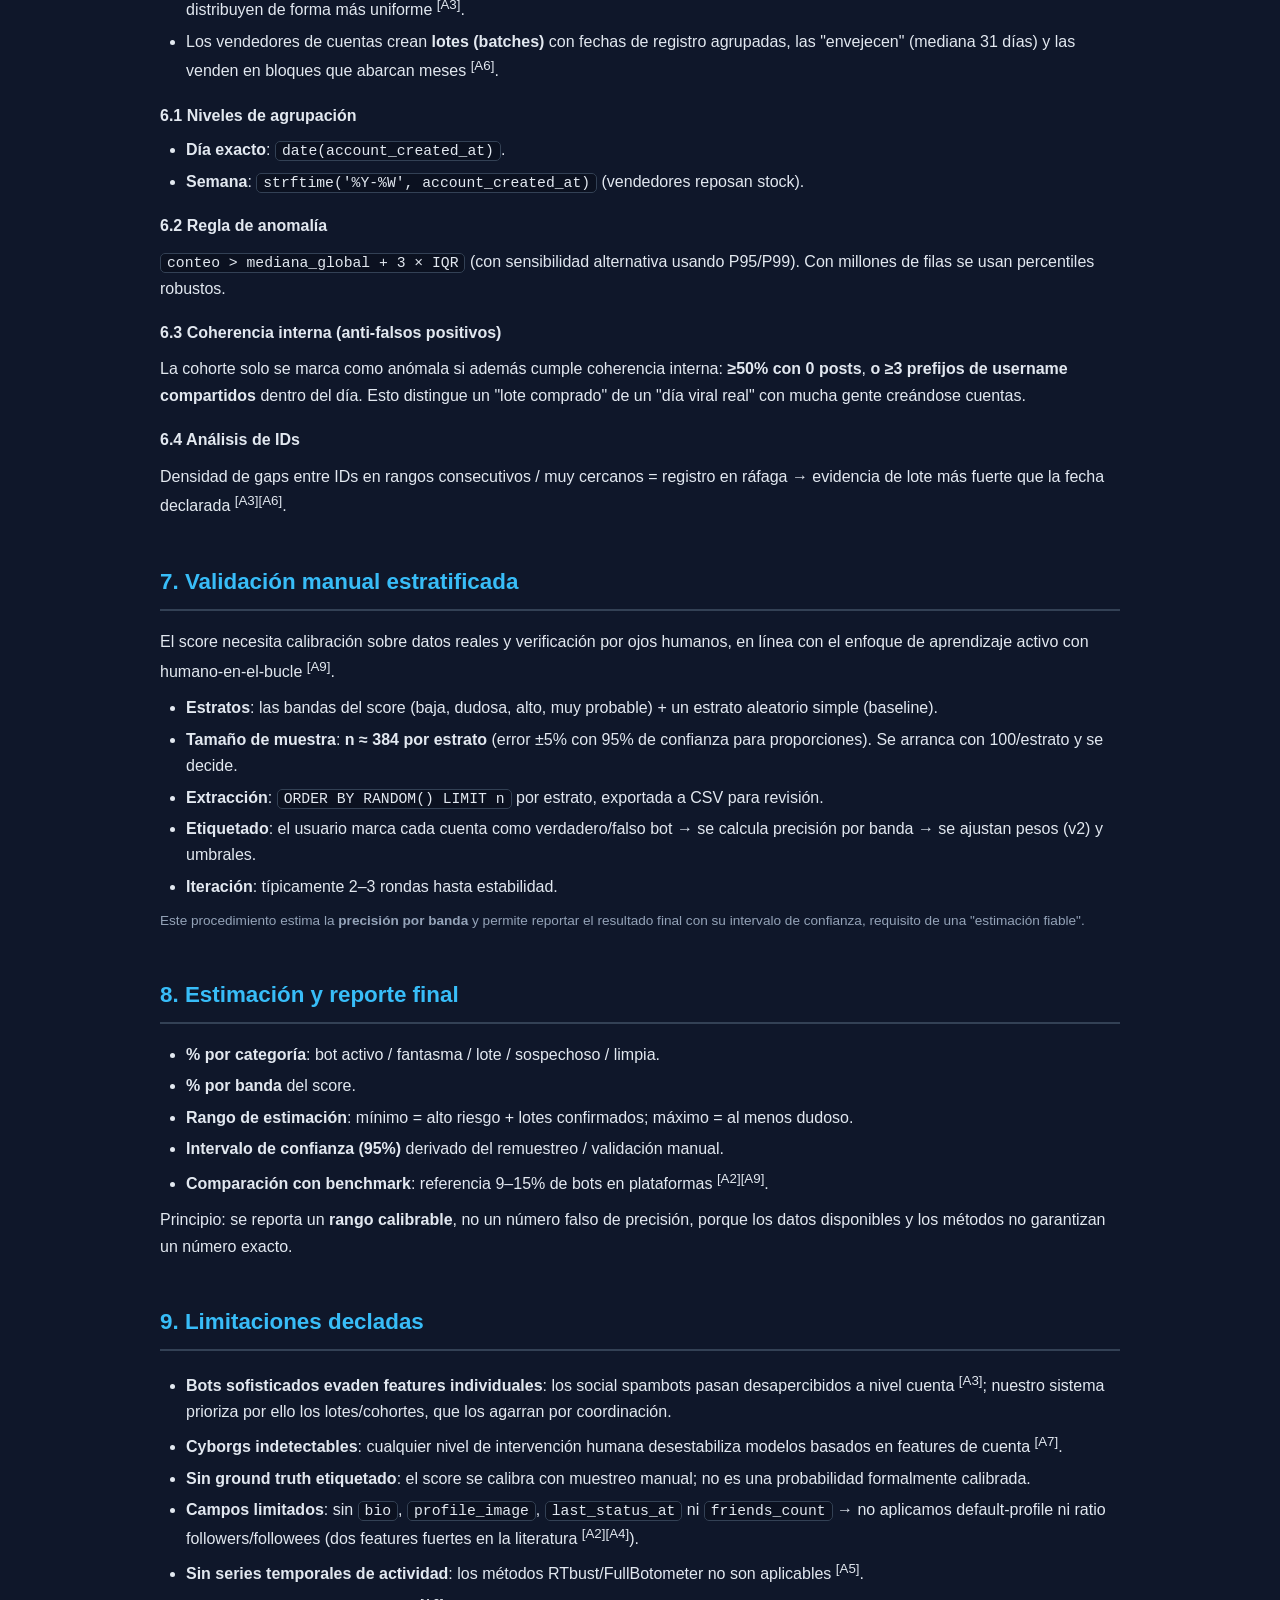
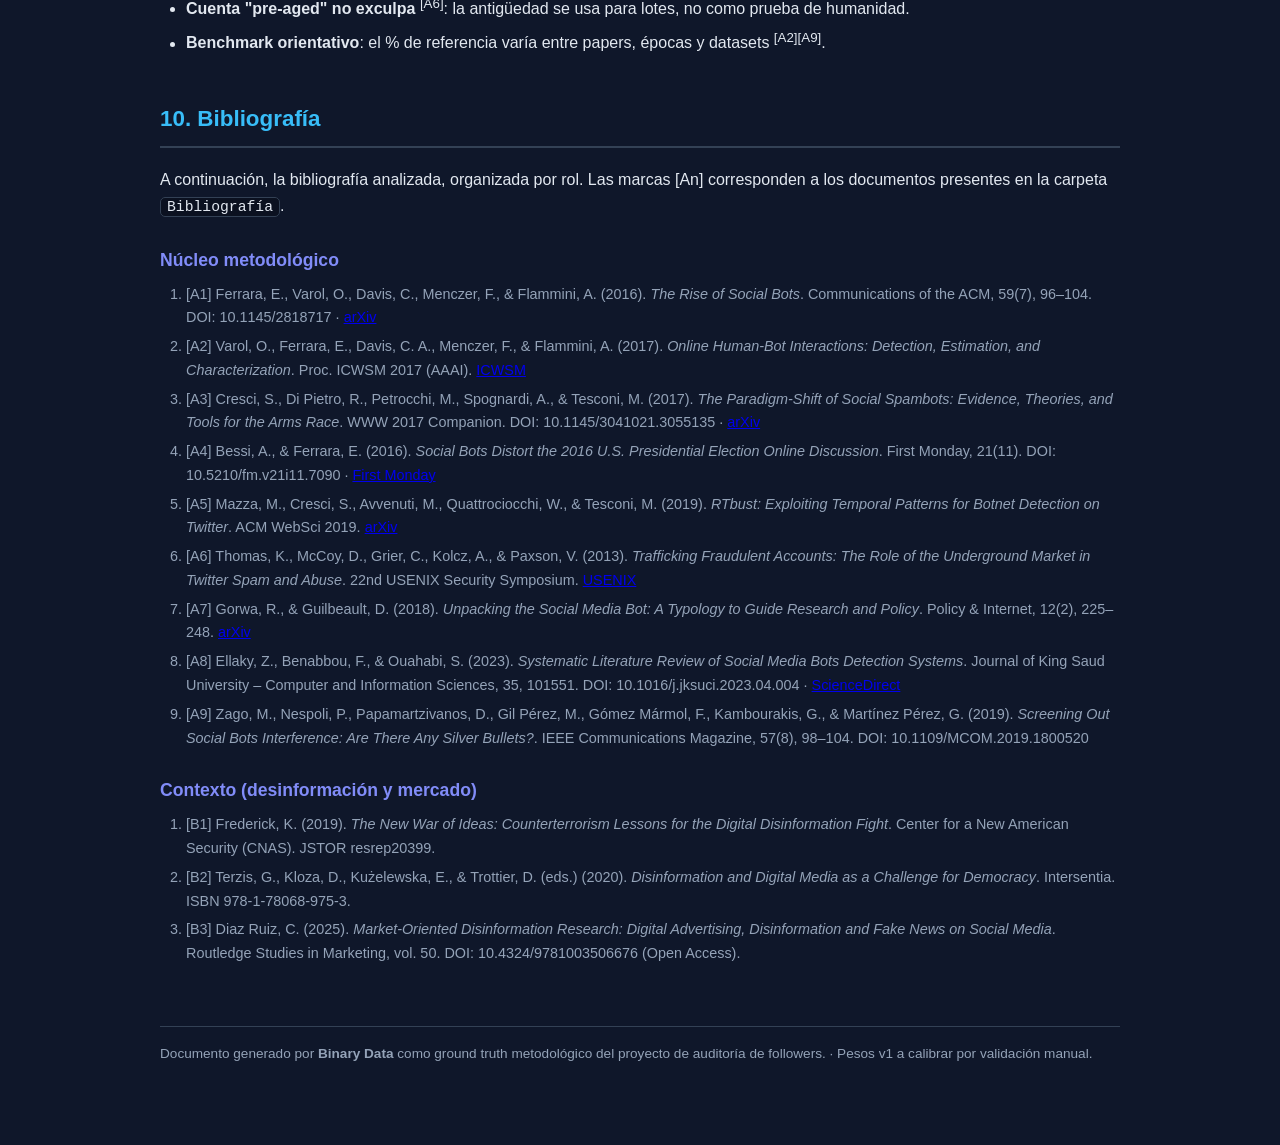
<file: informes-bots/Metodologia.html>
<!DOCTYPE html><html lang='es'><head><meta charset='utf-8'>
<meta name='viewport' content='width=device-width, initial-scale=1'>
<title>Binary Data | Metodología de Auditorías de Bots</title>
<meta name="description" content="Documentación Metodológica de nuestras Auditorías de Bots en X - Binary Data">
<link rel="canonical" href="https://bin-dat.com/informes-bots/Metodologia.html">
<meta property="og:type" content="article">
<meta property="og:url" content="https://bin-dat.com/informes-bots/Metodologia.html">
<meta property="og:title" content="Metodología de Auditorías de Bots - Binary Data">
<meta property="og:description" content="Documentación Metodológica de nuestras Auditorías de Bots en X - Binary Data">
<meta property="og:image" content="https://bin-dat.com/share.webp">
<meta name="twitter:card" content="summary_large_image">
<meta name="twitter:title" content="Metodología de Auditorías de Bots - Binary Data">
<meta name="twitter:description" content="Documentación Metodológica de nuestras Auditorías de Bots en X - Binary Data">
<meta name="twitter:image" content="https://bin-dat.com/share.webp">
<link rel="icon" type="image/x-icon" href="../img/favicon/favicon.ico">
<link rel="icon" type="image/png" sizes="16x16" href="../img/favicon/favicon-16x16.png">
<link rel="icon" type="image/png" sizes="32x32" href="../img/favicon/favicon-32x32.png">
<link rel="icon" type="image/png" sizes="192x192" href="../img/favicon/android-chrome-192x192.png">
<link rel="icon" type="image/png" sizes="512x512" href="../img/favicon/android-chrome-512x512.png">
<link rel="apple-touch-icon" sizes="180x180" href="../img/favicon/apple-touch-icon.png">
<link rel="stylesheet" href="css/metod.css">
</head>
<body>
<div class="wrap">

<header>
  <a href="/informes-bots"><img src="../img/logobinarydata.webp"></a>
  <h1>Documentación Metodológica para la Detección de Bots</h1>
  <div class="sub">Estimación del porcentaje de bots y/ó cuentas falsas en una base de followers — Ground truth del sistema</div>
  <div class="meta">Idea original: Análisis de followers de un usuario específico · Metodología fundamentada según bibliografía académica</div>
</header>

<nav class="toc">
  <ul>
    <li><a href="#objetivo">1. Objetivo y alcance</a></li>
    <li><a href="#contexto">2. Contexto y justificación</a></li>
    <li><a href="#definiciones">3. Taxonomía de cuentas</a></li>
    <li><a href="#variables">4. Variables de detección</a></li>
    <li><a href="#scoring">5. Scoring ponderado</a></li>
    <li><a href="#cohortes">6. Detección de lotes y cohortes</a></li>
    <li><a href="#muestreo">7. Validación manual estratificada</a></li>
    <li><a href="#reporte">8. Estimación y reporte final</a></li>
    <li><a href="#limitaciones">9. Limitaciones</a></li>
    <li><a href="#bibliografia">10. Bibliografía</a></li>
  </ul>
</nav>

<section id="objetivo">
  <h2>1. Objetivo y alcance</h2>
  <p>Estimar, de forma <strong>fiable y reproducible</strong>, qué porcentaje de las cuentas en la base <code>followers</code> de un usuario son bots o cuentas falsas (fantasmas, lotes comprados), articulando señales débiles en un <strong>score ponderado</strong> y reportando un rango de estimación con su intervalo de confianza.</p>
  <div class="card">
    <div class="card-title">Datos disponibles por cuenta</div>
    <p style="margin:4px 0">
      <span class="badge">username</span>
      <span class="badge">followers_count</span>
      <span class="badge">statuses_count</span>
      <span class="badge">account_created_at (ISO 8601)</span>
      <span class="badge">ID de cuenta</span>
    </p>
    <p class="meta" style="margin-top:10px;margin-bottom:0">Escala: de 3 a 4.5 millones de filas. El análisis se sustenta en <strong>proporciones y muestras representativas</strong>, no en la revisión exhaustiva de cada cuenta.</p>
  </div>
  <p>Todo el sistema descrito aquí constituye la <strong>fuente de verdad</strong>: los scripts SQL de la Fase 3 deben corresponderse 1:1 con esta documentación, y cualquier desvío debe justificarse explícitamente.</p>
</section>

<section id="contexto">
  <h2>2. Contexto y justificación</h2>
  <p>Las redes sociales son una fuente primaria de noticias e información susceptible de ser manipulada. Los <em>social bots</em> actúan como "ejércitos coordinados" capaces de amplificar desinformación, propaganda y falsas tendencias <span class="tag t-met">Metodológico</span> <sup>[A9]</sup>. La compra y venta de seguidores en volumen es un <strong>mercado sombra</strong> que infla métricas para hacer parecer influyentes a cuentas e influencers, y puede ser redirigido a fines de desinformación <span class="tag t-ctx">Contexto</span> <sup>[B3]</sup>.</p>
  <p>Los bots son a su vez un habilitador técnico de campañas de manipulación de la opinión pública (troll farms y redes de cuentas falsas) <span class="tag t-ctx">Contexto</span> <sup>[B1]</sup>, y la manipulación de la conversación digital importa en términos democráticos porque las plataformas son hoy el entorno clave donde ocurren las prácticas de desinformación <span class="tag t-ctx">Contexto</span> <sup>[B2]</sup>.</p>
  <p>Desde lo empírico, según la bibliografía analizada, <strong>entre el 9% y el 15% de las cuentas activas de Twitter son bots</strong> <sup>[A2]</sup>. Esta cifra proviene de estimaciones de <strong>2017</strong> (hace más de 9 años), por lo que debe leerse como referencia histórica orientativa, no como valor actual. Es nuestro <strong>benchmark de comparación</strong>: si la cuenta auditada queda por encima o por debajo de ese rango, contrastamos contra lo que era esperable en la plataforma en aquel periodo.</p>
  <blockquote><p>"Our estimates suggest that between 9% and 15% of active Twitter accounts are bots." <span class="meta">— Varol et al., 2017 [A2]</span> <em>(estimación de 2017, referencia histórica)</em></p></blockquote>
</section>

<section id="definiciones">
  <h2>3. Taxonomía de cuentas</h2>
  <p>Siguiendo el marco conceptual de Gorwa &amp; Guilbeault <sup>[A7]</sup>, no tratamos el resultado como binario ("bot o no"). Distinguimos <strong>tipos</strong> de cuenta, porque "bot" no es una categoría única y los tipos tienen señales distintas. La multiclasificación (no binaria) también es defendida por Zago et al. <sup>[A9]</sup>.</p>
  <table>
    <tr><th>Categoría</th><th>Definición</th><th>Señales dominantes</th></tr>
    <tr><td><strong>Bot activo</strong></td><td>Cuenta automatizada con actividad anómala (spam, amplificación)</td><td>posts/día extremos; actividad "incesante" <sup>[A1][A4]</sup></td></tr>
    <tr><td><strong>Fantasma</strong></td><td>Cuenta sin vida ni interacción (inactividad crónica)</td><td>0 posts y/o 0 followers persistentes en cuentas viejas</td></tr>
    <tr><td><strong>Lote comprado</strong></td><td>Cuenta perteneciente a una camada coordinada (account farm)</td><td>cohorte de fecha de creación + coherencia interna <sup>[A3][A6]</sup></td></tr>
    <tr><td><strong>Sospechoso</strong></td><td>Acumula señales débiles combinadas sin un tipo definido</td><td>score ponderado supera umbral</td></tr>
    <tr><td><strong>Limpia</strong></td><td>Sin señales relevantes</td><td>score bajo</td></tr>
  </table>
  <p>Está tipología modera la lectura del resultado: <strong>no todo "bot" es malicioso</strong> (hay bots legítimos de difusión de noticias) y los <em>cyborgs</em> (cuenta con intervención humana parcial) escapan a cualquier detector basado en features <sup>[A1][A7]</sup>. Por eso además del % global, reportamos el desglose por categoría.</p>
</section>

<section id="variables">
  <h2>4. Variables de detección</h2>
  <p>Las features derivadas de nuestros 5 campos se agrupan en las categorías consolidamente reconocidas por la literatura: <strong>user related</strong> (username, edad de cuenta), <strong>friendship</strong> (seguidores), <strong>shared content</strong> (posts) y <strong>time-related</strong> <sup>[A9]</sup>. La literatura converge en que la <strong>metadata de usuario es de lo más predictivo</strong> <sup>[A1][A2]</sup>.</p>
  <h4>4.1 Variables de username (user-related)</h4>
  <ul>
    <li><strong>Longitud del username</strong> (largo &gt; 15): los bots tienden a usernames más largos <sup>[A1]</sup>.</li>
    <li><strong>Presencia de dígitos</strong> (≥4, típicamente al final): usernames "auto-generados" <sup>[A4][A8][A6]</sup>.</li>
    <li><strong>Prefijo compartido</strong>: nombres en serie; útil para fingerprinting de farms <sup>[A6]</sup>.</li>
  </ul>
  <h4>4.2 Variables de antigüedad (user/time-related)</h4>
  <ul>
    <li><strong>días_antiguedad</strong> = <code>julianday('now') - julianday(account_created_at)</code>.</li>
    <li><strong>Cuenta reciente</strong> (&lt; 90 días): "bot accounts also tend to be more recent" <sup>[A1][A4]</sup>.</li>
    <li><strong>PRECAUCIÓN CLAVE (USENIX)</strong>: la antigüedad <strong>no prueba humanidad</strong>. Las cuentas compradas se "envejecen" (pre-aged) y se venden meses después <sup>[A6]</sup>. La fecha de creación sirve para detectar <strong>lotes</strong>, no como prueba de cuenta humana.</li>
  </ul>
  <h4>4.3 Variables de actividad (friendship/content)</h4>
  <ul>
    <li><strong>posts_por_dia</strong> = <code>statuses_count / días_antiguedad</code>: feature top confirmada <sup>[A8]</sup>.</li>
    <li><strong>Volume anómalo</strong>: bots muestran "incessant activity and excessive amounts of tweets" <sup>[A4]</sup>. Umbral indicativo de rango humano: 2–50 posts/día (basado en RTbust, que reclasifica como "human-like" la actividad 2–50/día <sup>[A5]</sup>).</li>
    <li><strong>Cero posts en cuenta vieja</strong> (&gt;1 año): fantasma crónico.</li>
  </ul>
  <h4>4.4 Ratio followers/followees</h4>
  <p>"bots usually have less followers and more followees" <sup>[A4]</sup>. Requiere <code>friends_count</code> (no en el esquema base). Se marca como <em>feature ausente</em> que mejoraría el sistema si se añadiera (ver Limitaciones).</p>
  <h4>4.5 Análisis de IDs (lotes)</h4>
  <p>Los IDs tipo snowflake codifican el momento de creación. IDs consecutivos o muy cercanos entre cuentas del mismo usuario indican <strong>registro en ráfaga</strong>, señal de lote comprado más fuerte que la fecha declarada <sup>[A3][A6]</sup>.</p>
  <div class="card">
    <div class="card-title">Resumen señal → fuente</div>
    <table>
      <tr><th>Señal</th><th>Paper(s)</th></tr>
      <tr><td>Antigüedad / fecha de creación</td><td>Ferrara 2016 [A1]; Varol 2017 [A2]; Bessi 2016 [A4]</td></tr>
      <tr><td><strong>Cohorte / lote</strong> (agrupación temporal de creación)</td><td><strong>Cresci 2017 [A3]; USENIX 2013 [A6]; RTbust 2019 [A5]; SLR 2023 [A8]</strong></td></tr>
      <tr><td>Volumen de posts / posts por día</td><td>Bessi 2016 [A4]; SLR 2023 [A8]</td></tr>
      <tr><td>Longitud y dígitos del username</td><td>Ferrara 2016 [A1]; Bessi 2016 [A4]; USENIX 2013 [A6]; SLR 2023 [A8]</td></tr>
      <tr><td>Ratio followers/followees</td><td>Bessi 2016 [A4]; Varol 2017 [A2]; SLR 2023 [A8]</td></tr>
      <tr><td>Segmentación por tipo</td><td>Gorwa &amp; Guilbeault 2018 [A7]; Zago 2019 [A9]</td></tr>
      <tr><td>Validación manual (human-in-the-loop)</td><td>Zago 2019 [A9]</td></tr>
    </table>
  </div>
</section>

<section id="scoring">
  <h2>5. Scoring ponderado</h2>
  <p>Los bots modernos pueden imitar el comportamiento humano de forma que <strong>ningún umbral simple es suficiente</strong> <sup>[A9]</sup>, y ningún feature aislado identifica un bot <sup>[A8]</sup>. Por ello usamos un <strong>score acumulativo ponderado</strong>. Siguiendo a Cresci <sup>[A3]</sup>, las señales de <strong>comportamiento colectivo / coordinación</strong> (cohortes, lotes) tienen el peso más alto, porque son las más robustas contra bots sofisticados; los rasgos de perfil individual son señales más débiles.</p>

  <h4>5.1 Pesos v1 (priors iniciales)</h4>
  <table>
    <tr><th>Señal</th><th>Peso</th><th>Justificación</th></tr>
    <tr><td>Cohorte anómala coherente</td><td class="bad">3.0</td><td>Comportamiento colectivo <sup>[A3][A6]</sup></td></tr>
    <tr><td>IDs en rango consecutivo (lote)</td><td class="bad">3.0</td><td>Registro en ráfaga <sup>[A3][A6]</sup></td></tr>
    <tr><td>0 posts + cuenta &gt; 1 año</td><td class="warn">2.5</td><td>Fantasma crónico confirmado por tiempo</td></tr>
    <tr><td>posts/día &gt; 50</td><td class="warn">2.0</td><td>Capacidad de posteo "sobrehumana" <sup>[A1][A4]</sup></td></tr>
    <tr><td>&lt; 90 días + (followers &gt; 1000 o 0 posts)</td><td>1.5</td><td>Nuevo sin trayectoria <sup>[A1][A4]</sup></td></tr>
    <tr><td>0 posts O 0 followers (una sola señal)</td><td>1.0</td><td>Débil (usuarios reales lurkean)</td></tr>
    <tr><td>≥4 dígitos en username</td><td>0.75</td><td>Rasgo de perfil, ruidoso <sup>[A4][A6]</sup></td></tr>
    <tr><td>username &gt; 15 chars o prefijo compartido</td><td>0.75</td><td>Ídem <sup>[A1][A4]</sup></td></tr>
  </table>

  <h4>5.2 Bandas</h4>
  <table>
    <tr><th>Banda</th><th>Rango</th><th>Interpretación</th></tr>
    <tr><td>Baja / limpia</td><td>&lt; 1.5</td><td>Sin señales relevantes</td></tr>
    <tr><td>Dudoso</td><td>1.5 – 2.9</td><td>Señales débiles</td></tr>
    <tr><td>Alto riesgo</td><td>≥ 3.0</td><td>Probable bot/fantasma/lote</td></tr>
    <tr><td>Muy probable</td><td>≥ 5.0</td><td>Múltiples señales fuertes</td></tr>
  </table>
  <p class="warn"><strong>Importante:</strong> estos pesos son <em>priors justificados por la literatura</em>, no valores finales. Se calibran en la Fase 3 mediante validación manual (ver sección 7), iterando de v1 a v2, v3… Se mantiene un registro versionado de pesos para reproducibilidad.</p>
</section>

<section id="cohortes">
  <h2>6. Detección de lotes y cohortes</h2>
  <p>Esta es la señal <strong>más robusta y prioritaria</strong> del sistema, porque se basa en comportamiento colectivo, no en features individuales fáciles de imitar <sup>[A3]</sup>.</p>
  <blockquote><p>"a large enough group of spambots will still leave traces of automation, since they do have a common goal" <span class="meta">— Cresci et al., 2017 [A3]</span></p></blockquote>
  <ul>
    <li>Los social spambots muestran <strong>distribuciones anómalas de fecha de creación y followers</strong> frente a cuentas genuinas, que se distribuyen de forma más uniforme <sup>[A3]</sup>.</li>
    <li>Los vendedores de cuentas crean <strong>lotes (batches)</strong> con fechas de registro agrupadas, las "envejecen" (mediana 31 días) y las venden en bloques que abarcan meses <sup>[A6]</sup>.</li>
  </ul>
  <h4>6.1 Niveles de agrupación</h4>
  <ul>
    <li><strong>Día exacto</strong>: <code>date(account_created_at)</code>.</li>
    <li><strong>Semana</strong>: <code>strftime('%Y-%W', account_created_at)</code> (vendedores reposan stock).</li>
  </ul>
  <h4>6.2 Regla de anomalía</h4>
  <p><code>conteo &gt; mediana_global + 3 × IQR</code> (con sensibilidad alternativa usando P95/P99). Con millones de filas se usan percentiles robustos.</p>
  <h4>6.3 Coherencia interna (anti-falsos positivos)</h4>
  <p>La cohorte solo se marca como anómala si además cumple coherencia interna: <strong>≥50% con 0 posts</strong>, <strong>o ≥3 prefijos de username compartidos</strong> dentro del día. Esto distingue un "lote comprado" de un "día viral real" con mucha gente creándose cuentas.</p>
  <h4>6.4 Análisis de IDs</h4>
  <p>Densidad de gaps entre IDs en rangos consecutivos / muy cercanos = registro en ráfaga → evidencia de lote más fuerte que la fecha declarada <sup>[A3][A6]</sup>.</p>
</section>

<section id="muestreo">
  <h2>7. Validación manual estratificada</h2>
  <p>El score necesita calibración sobre datos reales y verificación por ojos humanos, en línea con el enfoque de aprendizaje activo con humano-en-el-bucle <sup>[A9]</sup>.</p>
  <ul>
    <li><strong>Estratos</strong>: las bandas del score (baja, dudosa, alto, muy probable) + un estrato aleatorio simple (baseline).</li>
    <li><strong>Tamaño de muestra</strong>: <strong>n ≈ 384 por estrato</strong> (error ±5% con 95% de confianza para proporciones). Se arranca con 100/estrato y se decide.</li>
    <li><strong>Extracción</strong>: <code>ORDER BY RANDOM() LIMIT n</code> por estrato, exportada a CSV para revisión.</li>
    <li><strong>Etiquetado</strong>: el usuario marca cada cuenta como verdadero/falso bot → se calcula precisión por banda → se ajustan pesos (v2) y umbrales.</li>
    <li><strong>Iteración</strong>: típicamente 2–3 rondas hasta estabilidad.</li>
  </ul>
  <p class="pill meta">Este procedimiento estima la <strong>precisión por banda</strong> y permite reportar el resultado final con su intervalo de confianza, requisito de una "estimación fiable".</p>
</section>

<section id="reporte">
  <h2>8. Estimación y reporte final</h2>
  <ul>
    <li><strong>% por categoría</strong>: bot activo / fantasma / lote / sospechoso / limpia.</li>
    <li><strong>% por banda</strong> del score.</li>
    <li><strong>Rango de estimación</strong>: mínimo = alto riesgo + lotes confirmados; máximo = al menos dudoso.</li>
    <li><strong>Intervalo de confianza (95%)</strong> derivado del remuestreo / validación manual.</li>
    <li><strong>Comparación con benchmark</strong>: referencia 9–15% de bots en plataformas <sup>[A2][A9]</sup>.</li>
  </ul>
  <p>Principio: se reporta un <strong>rango calibrable</strong>, no un número falso de precisión, porque los datos disponibles y los métodos no garantizan un número exacto.</p>
</section>

<section id="limitaciones">
  <h2>9. Limitaciones decladas</h2>
  <ul>
    <li><strong>Bots sofisticados evaden features individuales</strong>: los social spambots pasan desapercibidos a nivel cuenta <sup>[A3]</sup>; nuestro sistema prioriza por ello los lotes/cohortes, que los agarran por coordinación.</li>
    <li><strong>Cyborgs indetectables</strong>: cualquier nivel de intervención humana desestabiliza modelos basados en features de cuenta <sup>[A7]</sup>.</li>
    <li><strong>Sin ground truth etiquetado</strong>: el score se calibra con muestreo manual; no es una probabilidad formalmente calibrada.</li>
    <li><strong>Campos limitados</strong>: sin <code>bio</code>, <code>profile_image</code>, <code>last_status_at</code> ni <code>friends_count</code> → no aplicamos default-profile ni ratio followers/followees (dos features fuertes en la literatura <sup>[A2][A4]</sup>).</li>
    <li><strong>Sin series temporales de actividad</strong>: los métodos RTbust/FullBotometer no son aplicables <sup>[A5]</sup>.</li>
    <li><strong>Cuenta "pre-aged" no exculpa</strong> <sup>[A6]</sup>: la antigüedad se usa para lotes, no como prueba de humanidad.</li>
    <li><strong>Benchmark orientativo</strong>: el % de referencia varía entre papers, épocas y datasets <sup>[A2][A9]</sup>.</li>
  </ul>
</section>

<section id="bibliografia">
  <h2>10. Bibliografía</h2>
  <p>A continuación, la bibliografía analizada, organizada por rol. Las marcas [An] corresponden a los documentos presentes en la carpeta <code>Bibliografía</code>.</p>

  <h3>Núcleo metodológico</h3>
  <ol class="refs">
    <li>[A1] Ferrara, E., Varol, O., Davis, C., Menczer, F., &amp; Flammini, A. (2016). <em>The Rise of Social Bots</em>. Communications of the ACM, 59(7), 96–104. DOI: 10.1145/2818717 · <a href="https://arxiv.org/abs/1407.5225">arXiv</a></li>
    <li>[A2] Varol, O., Ferrara, E., Davis, C. A., Menczer, F., &amp; Flammini, A. (2017). <em>Online Human-Bot Interactions: Detection, Estimation, and Characterization</em>. Proc. ICWSM 2017 (AAAI). <a href="https://aaai.org/ocs/index.php/ICWSM/ICWSM17/paper/view/15587">ICWSM</a></li>
    <li>[A3] Cresci, S., Di Pietro, R., Petrocchi, M., Spognardi, A., &amp; Tesconi, M. (2017). <em>The Paradigm-Shift of Social Spambots: Evidence, Theories, and Tools for the Arms Race</em>. WWW 2017 Companion. DOI: 10.1145/3041021.3055135 · <a href="https://arxiv.org/abs/1701.03017">arXiv</a></li>
    <li>[A4] Bessi, A., &amp; Ferrara, E. (2016). <em>Social Bots Distort the 2016 U.S. Presidential Election Online Discussion</em>. First Monday, 21(11). DOI: 10.5210/fm.v21i11.7090 · <a href="https://firstmonday.org/ojs/index.php/fm/article/view/7090">First Monday</a></li>
    <li>[A5] Mazza, M., Cresci, S., Avvenuti, M., Quattrociocchi, W., &amp; Tesconi, M. (2019). <em>RTbust: Exploiting Temporal Patterns for Botnet Detection on Twitter</em>. ACM WebSci 2019. <a href="https://arxiv.org/abs/1902.04506">arXiv</a></li>
    <li>[A6] Thomas, K., McCoy, D., Grier, C., Kolcz, A., &amp; Paxson, V. (2013). <em>Trafficking Fraudulent Accounts: The Role of the Underground Market in Twitter Spam and Abuse</em>. 22nd USENIX Security Symposium. <a href="https://www.usenix.org/conference/usenixsecurity13/technical-sessions/paper/thomas">USENIX</a></li>
    <li>[A7] Gorwa, R., &amp; Guilbeault, D. (2018). <em>Unpacking the Social Media Bot: A Typology to Guide Research and Policy</em>. Policy &amp; Internet, 12(2), 225–248. <a href="https://arxiv.org/abs/1801.06863">arXiv</a></li>
    <li>[A8] Ellaky, Z., Benabbou, F., &amp; Ouahabi, S. (2023). <em>Systematic Literature Review of Social Media Bots Detection Systems</em>. Journal of King Saud University – Computer and Information Sciences, 35, 101551. DOI: 10.1016/j.jksuci.2023.04.004 · <a href="https://doi.org/10.1016/j.jksuci.2023.04.004">ScienceDirect</a></li>
    <li>[A9] Zago, M., Nespoli, P., Papamartzivanos, D., Gil Pérez, M., Gómez Mármol, F., Kambourakis, G., &amp; Martínez Pérez, G. (2019). <em>Screening Out Social Bots Interference: Are There Any Silver Bullets?</em>. IEEE Communications Magazine, 57(8), 98–104. DOI: 10.1109/MCOM.2019.1800520</li>
  </ol>

  <h3>Contexto (desinformación y mercado)</h3>
  <ol class="refs">
    <li>[B1] Frederick, K. (2019). <em>The New War of Ideas: Counterterrorism Lessons for the Digital Disinformation Fight</em>. Center for a New American Security (CNAS). JSTOR resrep20399.</li>
    <li>[B2] Terzis, G., Kloza, D., Kużelewska, E., &amp; Trottier, D. (eds.) (2020). <em>Disinformation and Digital Media as a Challenge for Democracy</em>. Intersentia. ISBN 978-1-78068-975-3.</li>
    <li>[B3] Diaz Ruiz, C. (2025). <em>Market-Oriented Disinformation Research: Digital Advertising, Disinformation and Fake News on Social Media</em>. Routledge Studies in Marketing, vol. 50. DOI: 10.4324/9781003506676 (Open Access).</li>
  </ol>
</section>

<footer>
  Documento generado por <strong>Binary Data</strong> como ground truth metodológico del proyecto de auditoría de followers. · Pesos v1 a calibrar por validación manual.
</footer>

</div>
</body>
</html>
</file>
<file: css/styles.css>
@font-face {
  font-family: 'JetBrains Mono';
  src: local('JetBrains Mono');
}

* { margin: 0; padding: 0; box-sizing: border-box; }

html, body {
  height: 100%;
  overflow: hidden;
  background: #05070c;
}

body {
  font-family: 'Inter', -apple-system, 'Segoe UI', system-ui, sans-serif;
  display: flex;
  align-items: center;
  justify-content: center;
  position: relative;
}

svg {
  position: fixed;
  top: 0;
  left: 0;
  width: 100vw;
  height: 100vh;
  opacity: 0;
  z-index: -1;
  pointer-events: none;
}

defs path {
  stroke: rgb(128, 126, 126);
  stroke-width: 2px;
}

/* En mobile ocultamos la mitad de las líneas del fondo animado ANTES de que
   el navegador llegue a pintarlas (JS después las saca del DOM directamente) */
@media (max-width: 768px), (pointer: coarse) {
  svg > path:nth-of-type(2n) {
    display: none;
  }
}

main {
  position: relative;
  display: flex;
  flex-direction: column;
  align-items: center;
  gap: 2.6rem;
  padding: 2rem;
  z-index: 1;
}

.logo {
  width: 320px;
  max-width: 60vw;
  height: auto;
  display: block;
  filter: drop-shadow(0 0 26px rgba(0, 187, 253, 0.14));
}

.tagline {
  font-family: 'JetBrains Mono', 'Courier New', monospace;
  font-size: 0.8rem;
  color: #5c6b85;
  letter-spacing: 0.02em;
}

.tagline .cursor {
  display: inline-block;
  width: 7px;
  height: 1em;
  margin-left: 2px;
  background: #00bbfd;
  vertical-align: -0.15em;
  animation: blink 1.1s steps(1) infinite;
}

@keyframes blink {
  0%, 49% { opacity: 1; }
  50%, 100% { opacity: 0; }
}

nav {
  display: flex;
  gap: 1rem;
  flex-wrap: wrap;
  justify-content: center;
}

.btn {
  font-family: inherit;
  font-size: 0.95rem;
  font-weight: 500;
  color: #e7ecf3;
  text-decoration: none;
  padding: 0.95rem 1.7rem;
  border-radius: 8px;
  border: 1px solid #1b2a3d;
  background: #0a0f18;
  transition: border-color 0.2s ease, background 0.2s ease, transform 0.2s ease;
  white-space: nowrap;
}

.btn:hover {
  border-color: #00bbfd;
  background: #0d1520;
  transform: translateY(-1px);
}

.btn.primary {
  border-color: #00bbfd;
  background: linear-gradient(135deg, #0a2438, #0a1826);
  color: #f2fbff;
}

.btn.primary:hover {
  background: linear-gradient(135deg, #0d2c44, #0d1e30);
  box-shadow: 0 0 22px rgba(0, 187, 253, 0.18);
}

@media (max-width: 480px) {
  nav { flex-direction: column; width: 100%; }
  .btn { text-align: center; }
}
</file>
<file: informes-bots/css/audit.css>
/* ==========================================================================
   Binary Data — Informe de auditoría
   audit.css
   ========================================================================== */

/* --- Reset básico --- */
* {
  box-sizing: border-box;
}

body {
  margin: 0;
  font-family: 'Segoe UI', system-ui, -apple-system, Arial, sans-serif;
  background: #0f1420;
  color: #e7e9ee;
  line-height: 1.6;
}

/* --- Header --- */
header {
  padding: 30px 40px;
  background: linear-gradient(135deg, #141a2e 0%, #182242 100%);
  border-bottom: 4px solid #00bbfd;
}

header img {
  display: block;
  height: 34px;
}

header h2 {
  margin: 8px 0 0;
  font-size: 15px;
  font-weight: 400;
  color: #c9d2e8;
}

/* --- Layout general --- */
.wrap {
  max-width: 1000px;
  margin: 0 auto;
  padding: 30px 40px 60px;
}

section {
  margin: 22px 0;
  padding: 26px 30px;
  background: #1a2233;
  border: 1px solid #2a3550;
  border-radius: 10px;
}

/* --- Tipografía / jerarquía de encabezados --- */
h1 {
  margin: 0 0 6px;
  font-size: 18px;
  color: #00B8E6;
}

h2 {
  margin: 0 0 6px;
  font-size: 22px;
  color: #00B8E6;
}

h3 {
  margin: 20px 0 8px;
  font-size: 15px;
  color: #8fd8ff;
}

.numb {
  display: inline-block;
  width: 26px;
  height: 26px;
  margin-right: 10px;
  border-radius: 6px;
  background: #00B8E6;
  color: #08121f;
  font-weight: 700;
  font-size: 14px;
  line-height: 26px;
  text-align: center;
}

/* --- Tablas --- */
table {
  width: 100%;
  margin: 12px 0;
  border-collapse: collapse;
  font-size: 14px;
}

th,
td {
  padding: 9px 12px;
  text-align: left;
  border-bottom: 1px solid #2a3550;
}

th {
  background: #121a2b;
  color: #0098d9;
  font-weight: 600;
}

td.num,
th.num {
  text-align: right;
}

tr:hover td {
  background: #202c44;
}

/* --- KPIs --- */
.kpi {
  display: grid;
  grid-template-columns: repeat(auto-fit, minmax(190px, 1fr));
  gap: 14px;
  margin: 14px 0;
}

.kpi .box {
  padding: 16px;
  background: #121a2b;
  border: 1px solid #2a3550;
  border-radius: 8px;
}

.kpi .big {
  margin: 4px 0 0;
  font-size: 28px;
  font-weight: 700;
  color: #00B8E6;
}

.kpi .lbl {
  font-size: 12px;
  color: #8b9bb8;
  text-transform: uppercase;
  letter-spacing: .5px;
}

/* --- Hero (resultado principal) --- */
.hero {
  padding: 34px;
  text-align: center;
  background: linear-gradient(135deg, #0e1c36, #062035);
  border: 1px solid #00B8E6;
}

.hero .big {
  font-size: 52px;
  font-weight: 800;
  color: #00B8E6;
}

.hero .tag {
  margin-top: 6px;
  font-size: 14px;
  color: #9fceea;
}

/* --- Barras genéricas --- */
.bar {
  height: 16px;
  margin: 6px 0;
  overflow: hidden;
  background: #0d1422;
  border-radius: 8px;
}

.bar span {
  display: block;
  height: 100%;
  background: #00B8E6;
}

.bar2 {
  height: 14px;
  overflow: hidden;
  background: #0d1422;
  border-radius: 7px;
}

/* --- Bloques varios --- */
.fam {
  margin: 8px;
  padding: 12px 16px;
  background: #121a2b;
  border: 1px solid #2a3550;
  border-radius: 8px;
}

.cit {
  font-size: 12.5px;
  font-style: italic;
  color: #7fa0c0;
}

code {
  padding: 2px 6px;
  background: #0d1422;
  border-radius: 4px;
  color: #ffd479;
}

.badge {
  display: inline-block;
  padding: 2px 9px;
  border-radius: 12px;
  font-size: 12px;
  font-weight: 600;
}

.b-red { background: #7a1f2b; color: #ffb3bb; }
.b-ora { background: #6b3d10; color: #ffd9a0; }
.b-yel { background: #5b5410; color: #f3e8a0; }
.b-grn { background: #0f4a2f; color: #a5f0c9; }

/* --- Footer --- */
footer {
  padding: 20px;
  color: #5c6b8a;
  font-size: 12px;
  text-align: center;
}

/* --- Disclaimer --- */
.disclaim {
  padding: 16px 20px;
  background: #2a2110;
  border: 1px solid #8a6d1b;
  border-radius: 8px;
  font-size: 13.5px;
  color: #e6d9a8;
}

/* --- Impresión --- */
@media print {
  body {
    background: #fff;
    color: #111;
  }
  section {
    background: #fff;
    border: 1px solid #ccc;
    box-shadow: none;
  }
  header {
    background: #eee;
    border-bottom: 2px solid #00B8E6;
  }
  .kpi .box {
    background: #f5f5f5;
  }
}

/* ==========================================================================
   Timeline de jornadas masivas de creación de cuentas
   ========================================================================== */

.events-container {
  display: grid;
  gap: 1.5rem;
  margin-top: 1.2rem;
}

.event-group {
  overflow: hidden;
  background: linear-gradient(135deg, rgba(30, 41, 59, .6) 0%, rgba(15, 23, 42, .6) 100%);
  border: 1px solid rgba(0, 187, 253, .3);
  border-radius: 12px;
}

.event-group.highlight-peak {
  animation: pulse-glow 2s infinite;
}

@keyframes pulse-glow {
  0%, 100% {
    opacity: 1;
    box-shadow: none;
  }
  50% {
    opacity: .85;
    box-shadow: 0 0 20px rgba(239, 68, 68, .3);
  }
}

.event-header {
  display: grid;
  grid-template-columns: 1fr auto;
  gap: 1.5rem;
  align-items: start;
  padding: 1.2rem 1.5rem;
  background: linear-gradient(90deg, rgba(0, 187, 253, .2) 0%, rgba(0, 187, 253, .08) 100%);
  border-bottom: 1px solid rgba(0, 187, 253, .2);
}

.event-date-range {
  display: flex;
  flex-direction: column;
  gap: .4rem;
}

.event-date-range-label {
  font-size: .8rem;
  color: #8b9bb8;
  text-transform: uppercase;
  letter-spacing: .05em;
}

.timeline-counter {
  display: inline-flex;
  align-items: center;
  justify-content: center;
  width: 26px;
  height: 26px;
  margin-right: .5rem;
  background: #00B8E6;
  color: #08121f;
  border-radius: 50%;
  font-weight: 700;
  font-size: .8rem;
}

.date-from-to {
  font-size: 1.1rem;
  font-weight: 600;
  color: #8fd8ff;
}

.event-total {
  display: flex;
  flex-direction: column;
  align-items: flex-end;
  gap: .2rem;
  text-align: right;
}

.event-total-label {
  font-size: .8rem;
  color: #8b9bb8;
  text-transform: uppercase;
  letter-spacing: .05em;
}

.event-total-number {
  font-size: 1.7rem;
  font-weight: 700;
  color: #a5f0c9;
}

.event-body {
  padding: 1.3rem 1.5rem;
}

.days-breakdown {
  margin-bottom: 1.2rem;
  padding: 1rem;
  background: rgba(0, 0, 0, .2);
  border-radius: 8px;
}

.days-breakdown-title {
  margin-bottom: .7rem;
  color: #8b9bb8;
  font-weight: 600;
  font-size: .85rem;
  text-transform: uppercase;
  letter-spacing: .05em;
}

.day-item {
  display: grid;
  grid-template-columns: 120px 1fr auto;
  gap: 1rem;
  align-items: center;
  padding: .5rem 0;
  border-bottom: 1px solid rgba(0, 187, 253, .1);
}

.day-item:last-child {
  border-bottom: none;
}

.day-date {
  color: #8fd8ff;
  font-weight: 500;
}

.day-bar-container {
  position: relative;
  height: 22px;
  overflow: hidden;
  background: rgba(0, 187, 253, .1);
  border-radius: 4px;
}

.day-bar {
  display: flex;
  align-items: center;
  justify-content: flex-end;
  height: 100%;
  padding-right: 6px;
  background: linear-gradient(90deg, #00B8E6, #00bbfd);
  border-radius: 4px;
}

.day-count {
  color: #08121f;
  font-weight: 600;
  font-size: .85rem;
}

.day-count-right {
  min-width: 64px;
  color: #8fd8ff;
  font-weight: 600;
  text-align: right;
}

.event-context {
  padding: .9rem 1rem;
  background: rgba(0, 187, 253, .1);
  border-left: 3px solid #00B8E6;
  border-radius: 4px;
  color: #cbd5e1;
  font-size: .9rem;
}

.event-context-title {
  margin-bottom: .4rem;
  color: #e7e9ee;
  font-weight: 600;
}

.event-context p {
  margin-bottom: .6rem;
}

.event-context a {
  color: #8fd8ff;
  text-decoration: none;
  border-bottom: 1px solid #8fd8ff;
  font-size: .8rem;
}

/* ==========================================================================
   Mobile (≤ 640px)
   ========================================================================== */

@media (max-width: 640px) {

  /* --- Recuperar espacio horizontal --- */
  header {
    padding: 18px 16px;
  }

  .wrap {
    padding: 18px 14px 40px;
  }

  section {
    padding: 16px 14px;
    margin: 14px 0;
  }

  h1 {
    font-size: 18px;
  }

  h2 {
    font-size: 16px;
  }

  h3 {
    font-size: 13.5px;
  }

  /* --- Tablas: scroll horizontal propio, no de toda la página ---
     Cada tabla se vuelve su propio contenedor con scroll,
     así el resto del layout no se desborda. */
  table {
    display: block;
    overflow-x: auto;
    -webkit-overflow-scrolling: touch;
    white-space: nowrap;
    font-size: 12.5px;
  }

  th,
  td {
    padding: 7px 9px;
  }

  /* --- Hero: número principal más chico --- */
  .hero {
    padding: 22px 16px;
  }

  .hero .big {
    font-size: 34px;
  }

  .hero .tag {
    font-size: 12.5px;
  }

  /* --- KPIs: una sola columna --- */
  .kpi {
    grid-template-columns: 1fr;
  }

  /* --- Timeline de eventos: apilar en vez de columnas fijas --- */
  .event-header {
    grid-template-columns: 1fr;
    gap: .8rem;
    padding: 1rem;
  }

  .event-total {
    align-items: flex-start;
    text-align: left;
  }

  .event-body {
    padding: 1rem;
  }

  .day-item {
    grid-template-columns: 72px 1fr auto;
    gap: .5rem;
    font-size: .8rem;
  }

  .day-date {
    font-size: .78rem;
  }

  .day-count-right {
    min-width: 44px;
    font-size: .8rem;
  }

  .event-context {
    padding: .75rem .85rem;
    font-size: .82rem;
  }
}
</file>
<file: informes-bots/css/metod.css>
:root{
    --bg:#0f172a; --panel:#1e293b; --panel2:#283548; --line:#334155;
    --text:#e2e8f0; --muted:#94a3b8; --accent:#38bdf8; --accent2:#818cf8;
    --ok:#34d399; --warn:#fbbf24; --bad:#f87171;
  }
  *{box-sizing:border-box}
  body{background:var(--bg);color:var(--text);font-family:-apple-system,Segoe UI,Roboto,Helvetica,Arial,sans-serif;line-height:1.65;margin:0;padding:0 16px 80px}
  .wrap{max-width:960px;margin:0 auto}
  header{padding:40px 0 20px;border-bottom:1px solid var(--line)}
  h1{font-size:1.9em;margin:0 0 6px;line-height:1.25}
  .sub{color:var(--muted);font-size:1.02em}
  h2{font-size:1.4em;margin-top:44px;color:var(--accent);padding-bottom:8px;border-bottom:2px solid var(--line)}
  h3{font-size:1.1em;margin:26px 0 8px;color:var(--accent2)}
  h4{margin:18px 0 6px;color:var(--text)}
  p{margin:10px 0}
  ul,ol{margin:8px 0 8px 4px;padding-left:22px}
  li{margin:5px 0}
  .card{background:var(--panel);border:1px solid var(--line);border-radius:10px;padding:18px 20px;margin:16px 0}
  .card-title{font-weight:700;color:var(--accent);margin-bottom:8px;display:flex;align-items:center;gap:8px}
  .meta{color:var(--muted);font-size:.9em}
  code{background:#0b1120;border:1px solid var(--line);border-radius:5px;padding:1px 6px;font-family:Consolas,Menlo,monospace;font-size:.92em}
  pre{background:#0b1120;border:1px solid var(--line);border-radius:8px;padding:14px;overflow-x:auto}
  pre code{background:none;border:none;padding:0}
  blockquote{border-left:3px solid var(--accent);margin:12px 0;padding:8px 16px;background:var(--panel2);color:var(--text);font-style:italic;border-radius:0 8px 8px 0}
  blockquote p{margin:0}
  table{border-collapse:collapse;width:100%;margin:14px 0;font-size:.93em}
  th,td{border:1px solid var(--line);padding:8px 10px;text-align:left;vertical-align:top}
  th{background:var(--panel2);color:var(--accent)}
  tr:nth-child(even) td{background:rgba(255,255,255,.02)}
  .tag{display:inline-block;padding:2px 9px;border-radius:999px;font-size:.78em;font-weight:600}
  .t-met{background:rgba(56,189,248,.15);color:var(--accent);border:1px solid var(--accent)}
  .t-ctx{background:rgba(129,140,248,.15);color:var(--accent2);border:1px solid var(--accent2)}
  .badge{display:inline-block;background:var(--panel2);border:1px solid var(--line);border-radius:6px;padding:2px 8px;font-size:.85em;margin:2px}
  .pill{font-size:.85em}
  .warn{color:var(--warn)} .bad{color:var(--bad)} .ok{color:var(--ok)}
  .refs{font-size:.9em}
  .refs li{color:var(--muted)}
  .toc a{color:var(--accent);text-decoration:none}
  .toc a:hover{text-decoration:underline}
  .toc{columns:2;column-gap:30px;background:var(--panel);border:1px solid var(--line);border-radius:10px;padding:16px 26px;margin:18px 0}
  @media(max-width:640px){.toc{columns:1}}
  footer{margin-top:60px;border-top:1px solid var(--line);padding-top:16px;color:var(--muted);font-size:.85em}
</file>
